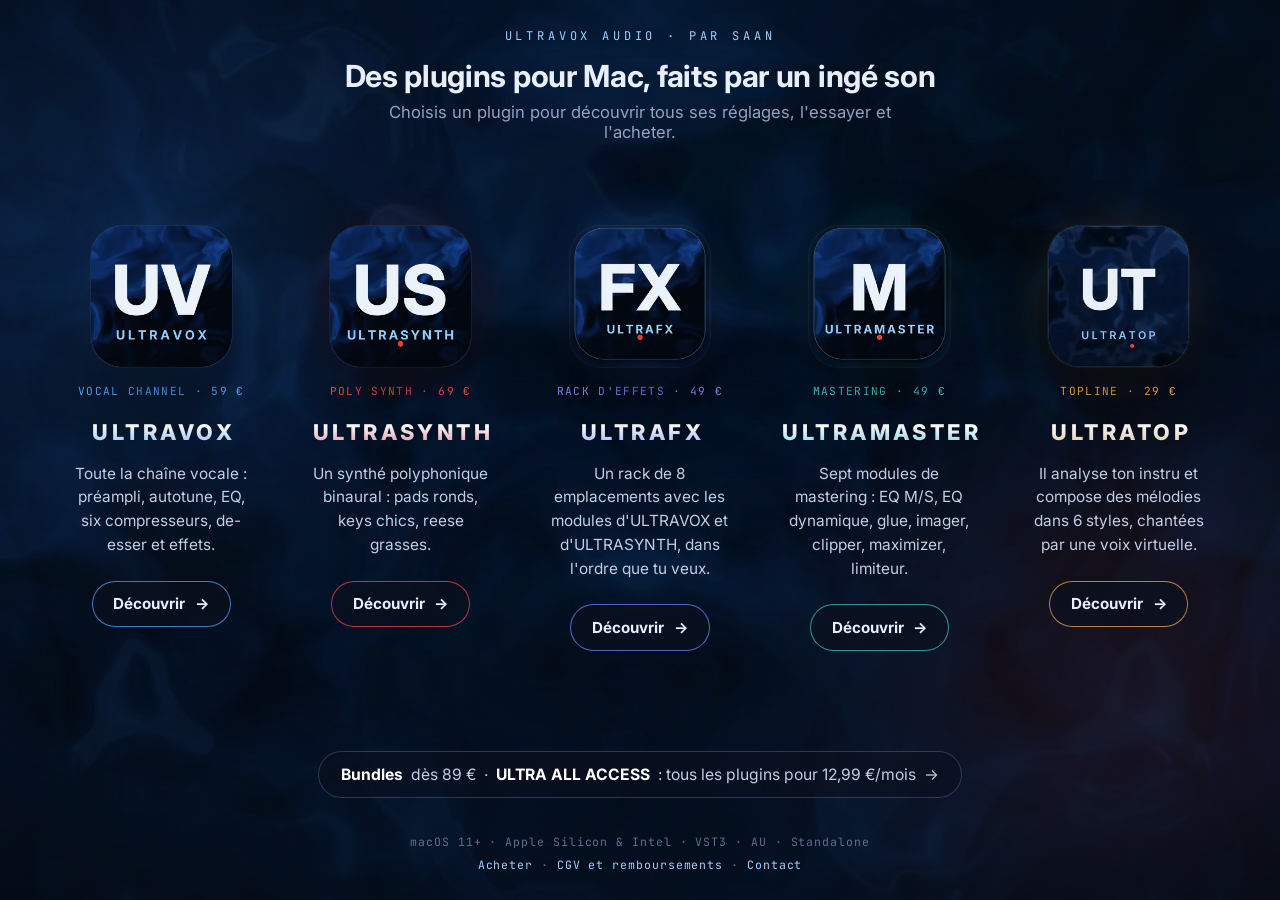
<file: index.html>
<!doctype html>
<html lang="fr">
<head>
<meta charset="utf-8">
<meta name="viewport" content="width=device-width, initial-scale=1, viewport-fit=cover">
<title>Ultravox Audio</title>
<meta name="description" content="Les plugins pour Mac de Saan : ULTRAVOX, ULTRASYNTH, ULTRAFX, ULTRAMASTER et ULTRATOP.">
<link rel="icon" href="img/favicon.png">
<link rel="preconnect" href="https://fonts.googleapis.com"><link rel="preconnect" href="https://fonts.gstatic.com" crossorigin>
<link rel="stylesheet" href="https://fonts.googleapis.com/css2?family=Inter:opsz,wght@14..32,400..900&family=JetBrains+Mono:wght@400;500&display=swap">
<style>
:root{--ink:#050911;--text:#e9effa;--muted:#93a3c0;--faint:#5f6f8c;--line:rgba(150,185,255,.14);
  --f:"Inter",ui-sans-serif,system-ui,-apple-system,"Helvetica Neue",Arial,sans-serif;--mono:"JetBrains Mono",ui-monospace,Menlo,monospace;color-scheme:dark}
*{box-sizing:border-box}
html,body{min-height:100%}
body{margin:0;background:var(--ink);color:var(--text);font-family:var(--f);-webkit-font-smoothing:antialiased;overflow-x:hidden;
  display:flex;flex-direction:column;min-height:100svh}
img{display:block;max-width:100%;height:auto}
a{color:inherit}
:focus-visible{outline:2px solid #9fd0ff;outline-offset:4px;border-radius:12px}
.liquid{position:fixed;inset:0;z-index:-1;overflow:hidden;background:var(--ink)}
.liquid span{position:absolute;pointer-events:none}
.lq{inset:-18%;background:url("img/liquid.jpg") center/cover no-repeat;will-change:transform}
.lq1{animation:flowA 38s ease-in-out infinite alternate}
.lq2{opacity:.55;mix-blend-mode:screen;transform:scaleX(-1);animation:flowB 52s ease-in-out infinite alternate;filter:hue-rotate(-18deg) saturate(1.3)}
@keyframes flowA{0%{transform:translate3d(-3%,-2%,0) scale(1.05) rotate(-2deg)}50%{transform:translate3d(3%,2%,0) scale(1.15) rotate(2deg)}100%{transform:translate3d(-1%,4%,0) scale(1.08) rotate(-1deg)}}
@keyframes flowB{0%{transform:scaleX(-1) translate3d(4%,3%,0) scale(1.12) rotate(3deg)}50%{transform:scaleX(-1) translate3d(-4%,-3%,0) scale(1.04) rotate(-3deg)}100%{transform:scaleX(-1) translate3d(2%,-5%,0) scale(1.18) rotate(1deg)}}
.glow{width:60vmax;height:60vmax;border-radius:50%;filter:blur(60px);mix-blend-mode:screen;opacity:.5}
.g1{left:-20vmax;top:-10vmax;background:radial-gradient(circle,rgba(40,120,255,.55),transparent 65%);animation:blobA 24s ease-in-out infinite alternate}
.g2{right:-20vmax;bottom:-15vmax;background:radial-gradient(circle,rgba(255,74,74,.32),transparent 65%);animation:blobB 31s ease-in-out infinite alternate}
@keyframes blobA{to{transform:translate3d(12vw,10vh,0) scale(1.15)}}
@keyframes blobB{to{transform:translate3d(-12vw,-10vh,0) scale(.9)}}
.vig{inset:0;background:radial-gradient(120% 90% at 50% 40%,rgba(5,9,17,0) 0%,rgba(5,9,17,.45) 60%,var(--ink) 100%)}

header{padding:28px max(16px,4vw) 0;text-align:center}
.house{margin:0;font-family:var(--mono);font-size:.75rem;letter-spacing:.32em;color:#9fd0ff}
h1{margin:.9rem 0 0;font-size:clamp(1.35rem,2.4vw,1.9rem);font-weight:700;letter-spacing:-.01em;color:var(--text)}
.sub{margin:.5rem auto 0;max-width:36rem;color:var(--muted);font-size:clamp(.95rem,1.3vw,1.05rem)}

main{flex:1;display:grid;grid-template-columns:repeat(auto-fit,minmax(210px,1fr));align-items:start;gap:clamp(.5rem,1.5vw,1.5rem);padding:clamp(2rem,5vh,3.5rem) max(16px,4vw);max-width:1500px;margin:0 auto;width:100%}
.prod{--c:#5aa9ff;display:flex;flex-direction:column;align-items:center;text-align:center;gap:1.1rem;text-decoration:none;padding:clamp(1.5rem,3vw,2.5rem) 1rem;border-radius:28px;
  transition:transform .5s cubic-bezier(.2,.7,.2,1),background-color .4s;animation:rise 1.1s cubic-bezier(.2,.7,.2,1) both}
.prod:nth-child(2){animation-delay:.08s}.prod:nth-child(3){animation-delay:.16s}.prod:nth-child(4){animation-delay:.24s}.prod:nth-child(5){animation-delay:.32s}
@keyframes rise{from{opacity:0;transform:translateY(40px)}to{opacity:1;transform:none}}
.logo{position:relative;width:clamp(120px,11vw,170px);aspect-ratio:1;transition:transform .6s cubic-bezier(.2,.7,.2,1)}
.logo::before{content:"";position:absolute;inset:-18%;border-radius:50%;background:radial-gradient(closest-side,color-mix(in srgb,var(--c) 55%,transparent),transparent);
  filter:blur(24px);opacity:.45;transition:opacity .5s,transform .6s}
.logo img{position:relative;width:100%;border-radius:22%;box-shadow:0 30px 80px -25px rgba(0,0,0,.9),0 0 0 1px rgba(255,255,255,.06);animation:float 7s ease-in-out infinite alternate}
.prod:nth-child(even) .logo img{animation-delay:-3.5s}
@keyframes float{from{transform:translateY(-6px) rotate(-1.5deg)}to{transform:translateY(8px) rotate(1.5deg)}}
.name{margin:.4rem 0 0;font-weight:800;font-size:clamp(1.15rem,1.7vw,1.6rem);letter-spacing:.16em;padding-left:.22em;line-height:1;
  background:linear-gradient(180deg,#fff 20%,color-mix(in srgb,var(--c) 45%,#cfe0ff) 100%);-webkit-background-clip:text;background-clip:text;color:transparent}
.kind{margin:0;font-family:var(--mono);font-size:.7rem;letter-spacing:.12em;white-space:nowrap;color:var(--c)}
.desc{margin:0;max-width:24rem;color:#c3cee3;font-size:clamp(.95rem,1.2vw,1.05rem);line-height:1.55}
.go{display:inline-flex;align-items:center;gap:.6rem;margin-top:.4rem;padding:.8rem 1.3rem;border-radius:999px;font-weight:700;font-size:.95rem;
  border:1.5px solid color-mix(in srgb,var(--c) 70%,transparent);background:rgba(10,16,30,.7);transition:background-color .3s,gap .3s}
.go i{font-style:normal;transition:transform .3s}
.prod:hover .logo{transform:translateY(-8px) scale(1.04)}
.prod:hover .logo::before{opacity:.9;transform:scale(1.1)}
.prod:hover .go{background:color-mix(in srgb,var(--c) 26%,#0a101e)}
.prod:hover .go i{transform:translateX(4px)}
.prod:active .logo{transform:scale(.98)}
footer a{color:#9fd0ff;text-decoration:none}footer a:hover{text-decoration:underline}
.bundle{margin:0 auto 2rem;text-align:center;padding:0 16px}.bundle a{display:inline-flex;gap:.5rem;align-items:center;padding:.8rem 1.4rem;border-radius:999px;border:1px solid rgba(150,185,255,.25);background:rgba(10,16,30,.6);text-decoration:none;color:#c3cee3;font-size:.98rem}.bundle a b{color:#fff}.bundle a i{font-style:normal}.bundle a:hover{border-color:rgba(150,185,255,.5)}
footer{line-height:2;padding:0 16px calc(24px + env(safe-area-inset-bottom,0px));text-align:center;font-family:var(--mono);font-size:.72rem;letter-spacing:.08em;color:var(--faint)}
@media (max-width:760px){
  main{grid-template-columns:1fr 1fr;gap:.4rem}
  .logo{width:min(120px,30vw)}
  .desc{display:none}
}
@media (prefers-reduced-motion:reduce){*{animation:none!important;transition:none!important}}
</style>
</head>
<body>

<div class="liquid" aria-hidden="true"><span class="lq lq1"></span><span class="lq lq2"></span><span class="glow g1"></span><span class="glow g2"></span><span class="vig"></span></div>
<header>
  <p class="house">ULTRAVOX AUDIO · PAR SAAN</p>
  <h1>Des plugins pour Mac, faits par un ingé son</h1>
  <p class="sub">Choisis un plugin pour découvrir tous ses réglages, l'essayer et l'acheter.</p>
</header>
<main>
  <a class="prod voice" href="ultravox/index.html" style="--c:#5aa9ff" aria-label="ULTRAVOX, 59 euros : voir">
    <span class="logo"><img src="img/logo-ultravox.png" alt="" width="512" height="512"></span>
    <p class="kind">VOCAL CHANNEL · 59 €</p>
    <p class="name">ULTRAVOX</p>
    <p class="desc">Toute la chaîne vocale : préampli, autotune, EQ, six compresseurs, de-esser et effets.</p>
    <span class="go">Découvrir <i>→</i></span>
  </a>
  <a class="prod synth" href="ultrasynth/index.html" style="--c:#ff4a4a" aria-label="ULTRASYNTH, 69 euros : voir">
    <span class="logo"><img src="img/logo-ultrasynth.png" alt="" width="512" height="512"></span>
    <p class="kind">POLY SYNTH · 69 €</p>
    <p class="name">ULTRASYNTH</p>
    <p class="desc">Un synthé polyphonique binaural : pads ronds, keys chics, reese grasses.</p>
    <span class="go">Découvrir <i>→</i></span>
  </a>
  <a class="prod fx" href="acheter.html#ultrafx" style="--c:#7d8bff" aria-label="ULTRAFX, 49 euros : voir">
    <span class="logo"><img src="img/logo-ultrafx.webp" alt="" width="512" height="512"></span>
    <p class="kind">RACK D'EFFETS · 49 €</p>
    <p class="name">ULTRAFX</p>
    <p class="desc">Un rack de 8 emplacements avec les modules d'ULTRAVOX et d'ULTRASYNTH, dans l'ordre que tu veux.</p>
    <span class="go">Découvrir <i>→</i></span>
  </a>
  <a class="prod master" href="acheter.html#ultramaster" style="--c:#3fd0c9" aria-label="ULTRAMASTER, 49 euros : voir">
    <span class="logo"><img src="img/logo-ultramaster.webp" alt="" width="512" height="512"></span>
    <p class="kind">MASTERING · 49 €</p>
    <p class="name">ULTRAMASTER</p>
    <p class="desc">Sept modules de mastering : EQ M/S, EQ dynamique, glue, imager, clipper, maximizer, limiteur.</p>
    <span class="go">Découvrir <i>→</i></span>
  </a>
  <a class="prod top" href="acheter.html#ultratop" style="--c:#ffb347" aria-label="ULTRATOP, 29 euros : voir">
    <span class="logo"><img src="img/logo-ultratop.webp" alt="" width="512" height="512"></span>
    <p class="kind">TOPLINE · 29 €</p>
    <p class="name">ULTRATOP</p>
    <p class="desc">Il analyse ton instru et compose des mélodies dans 6 styles, chantées par une voix virtuelle.</p>
    <span class="go">Découvrir <i>→</i></span>
  </a>
</main>
<p class="bundle"><a href="acheter.html#bundles"><b>Bundles</b> dès 89 € <i>·</i> <b>ULTRA ALL ACCESS</b> : tous les plugins pour 12,99 €/mois <i>→</i></a></p>
<footer>macOS 11+ · Apple Silicon &amp; Intel · VST3 · AU · Standalone<br><a href="acheter.html">Acheter</a> · <a href="cgv.html">CGV et remboursements</a> · <a href="contact.html">Contact</a></footer>
</body>
</html>
</file>
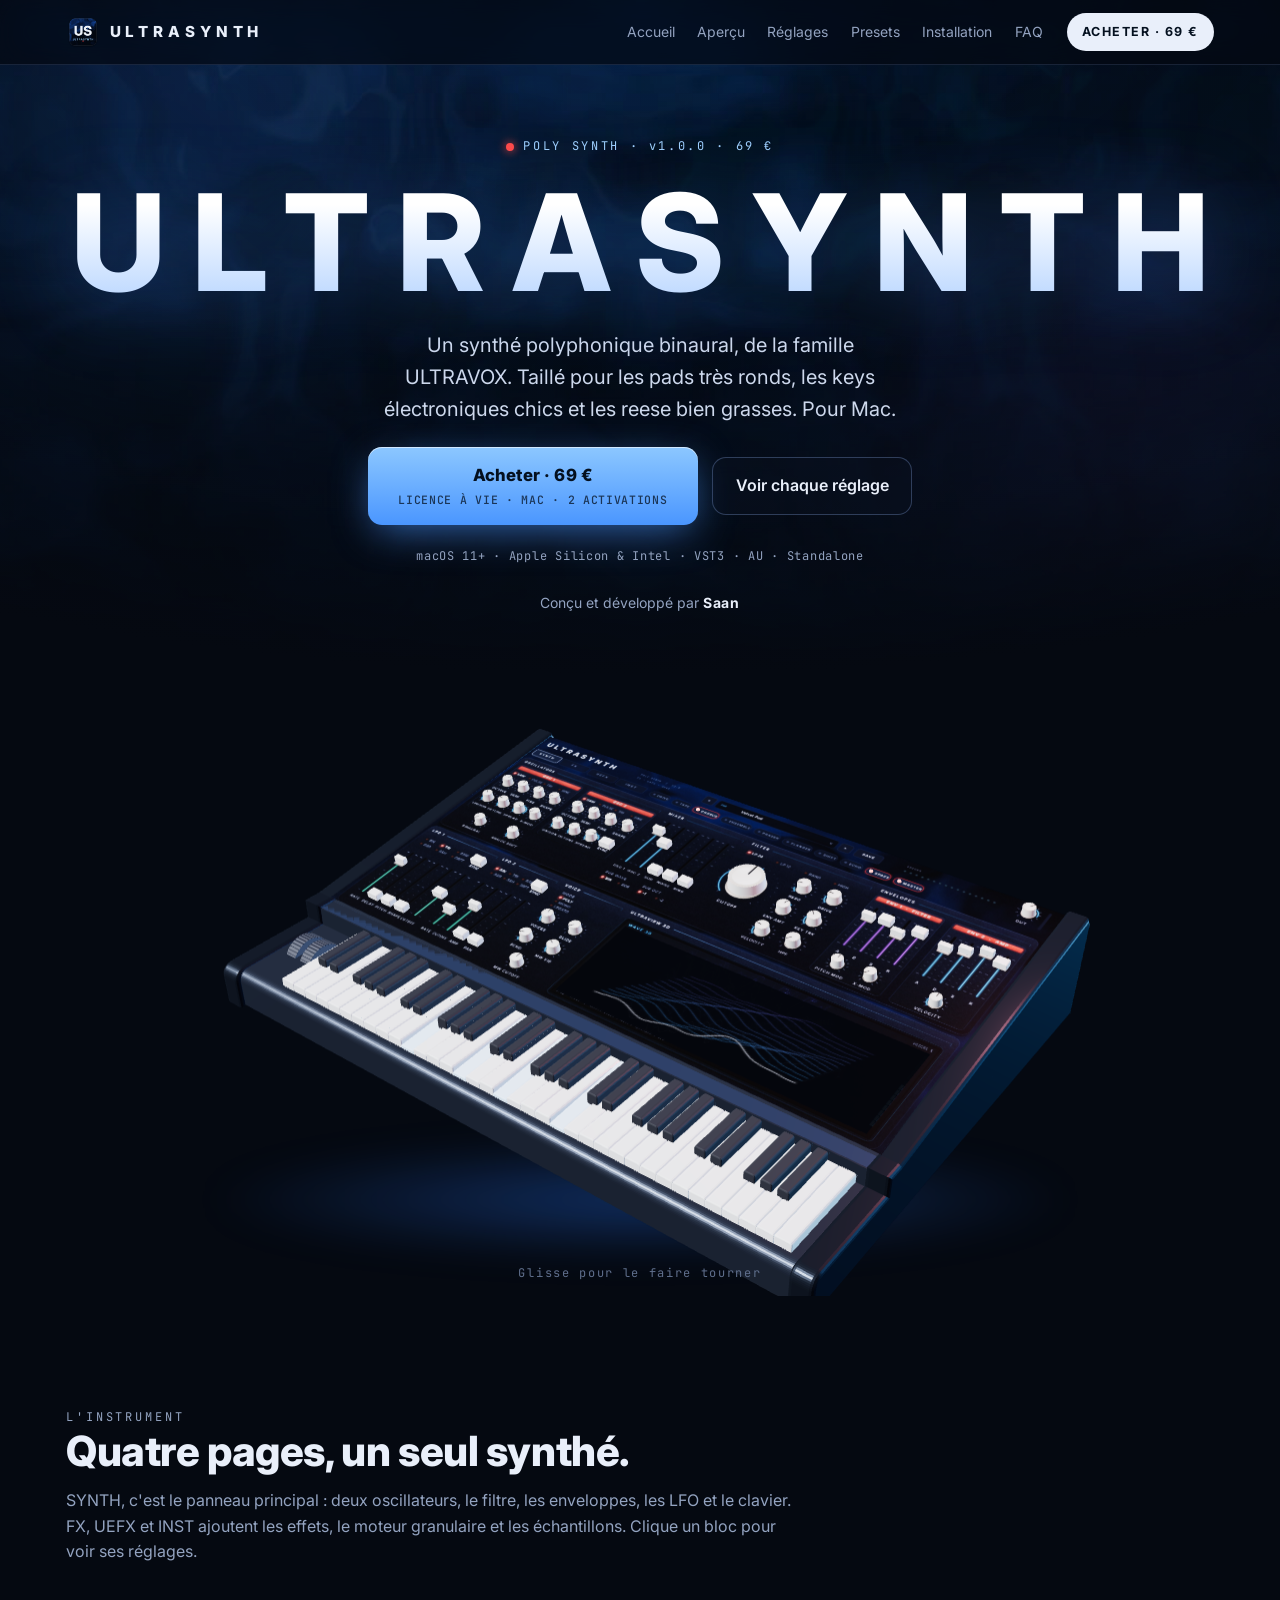
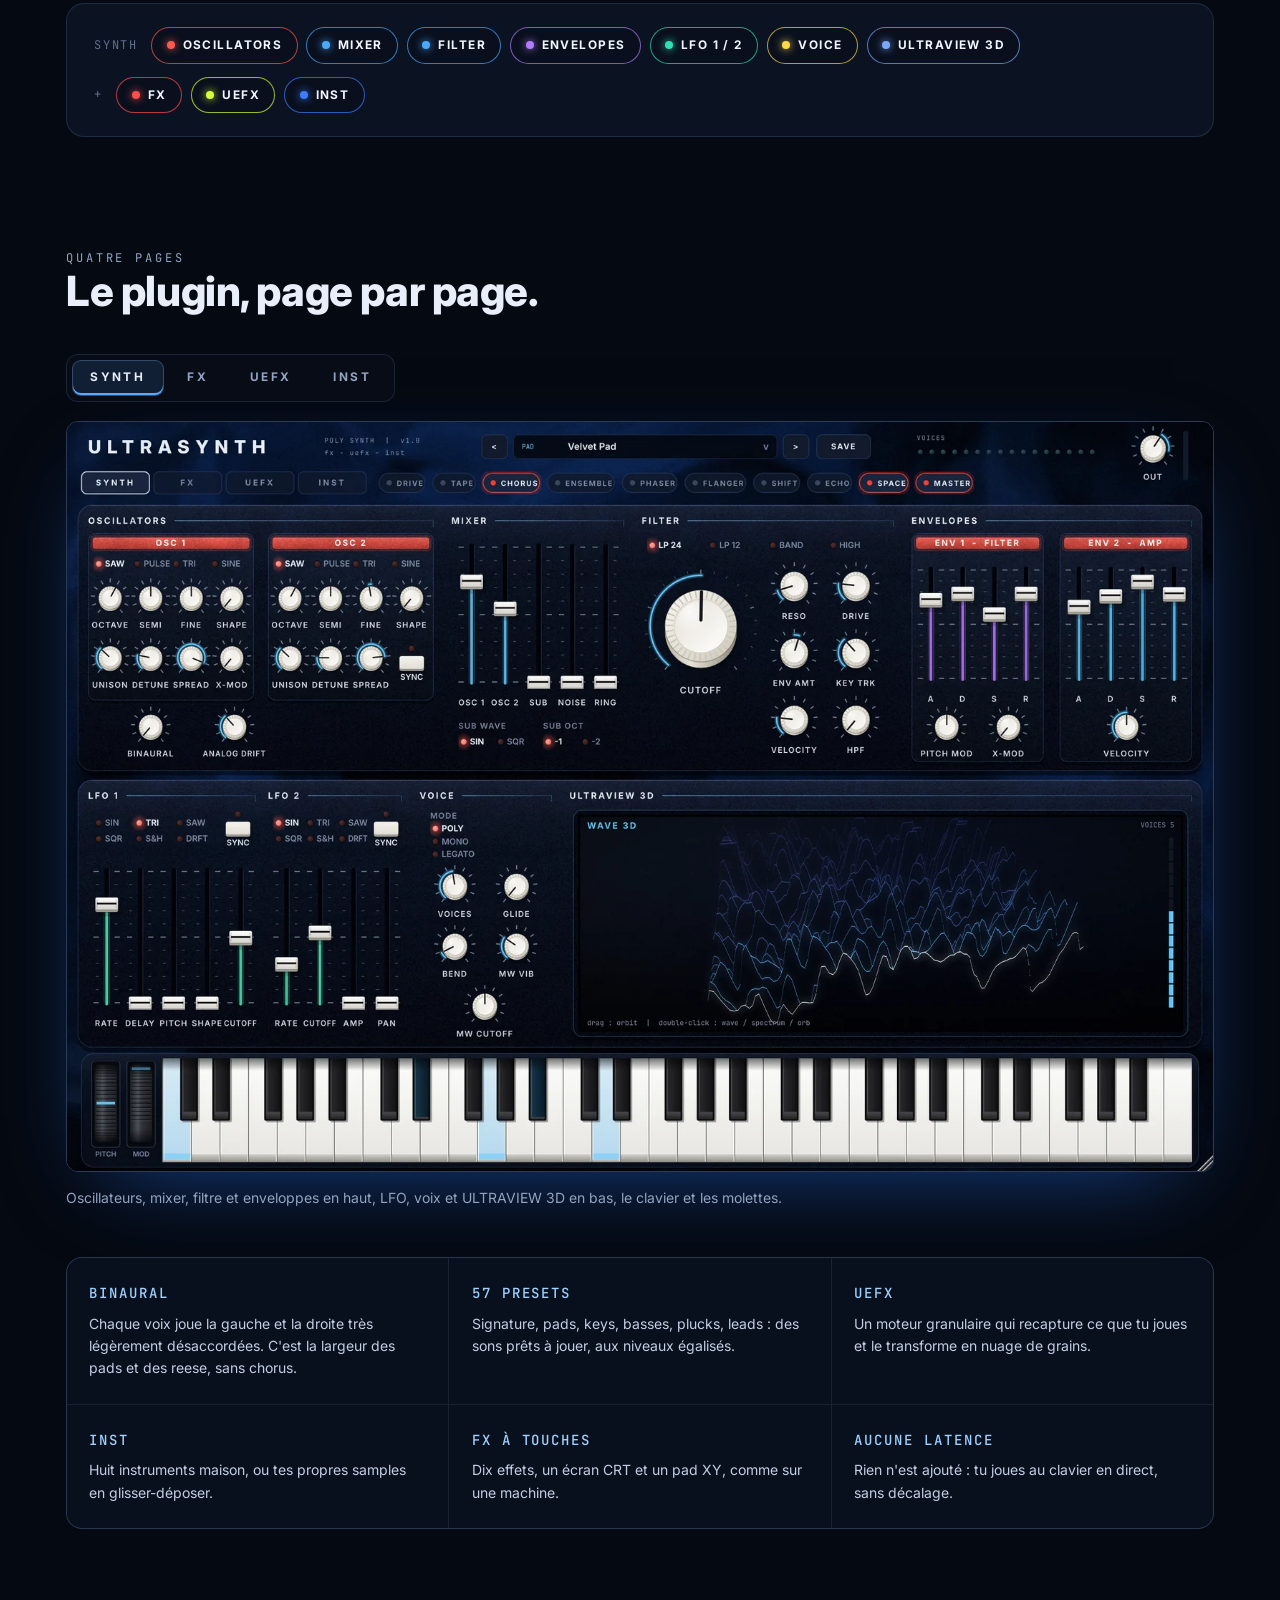
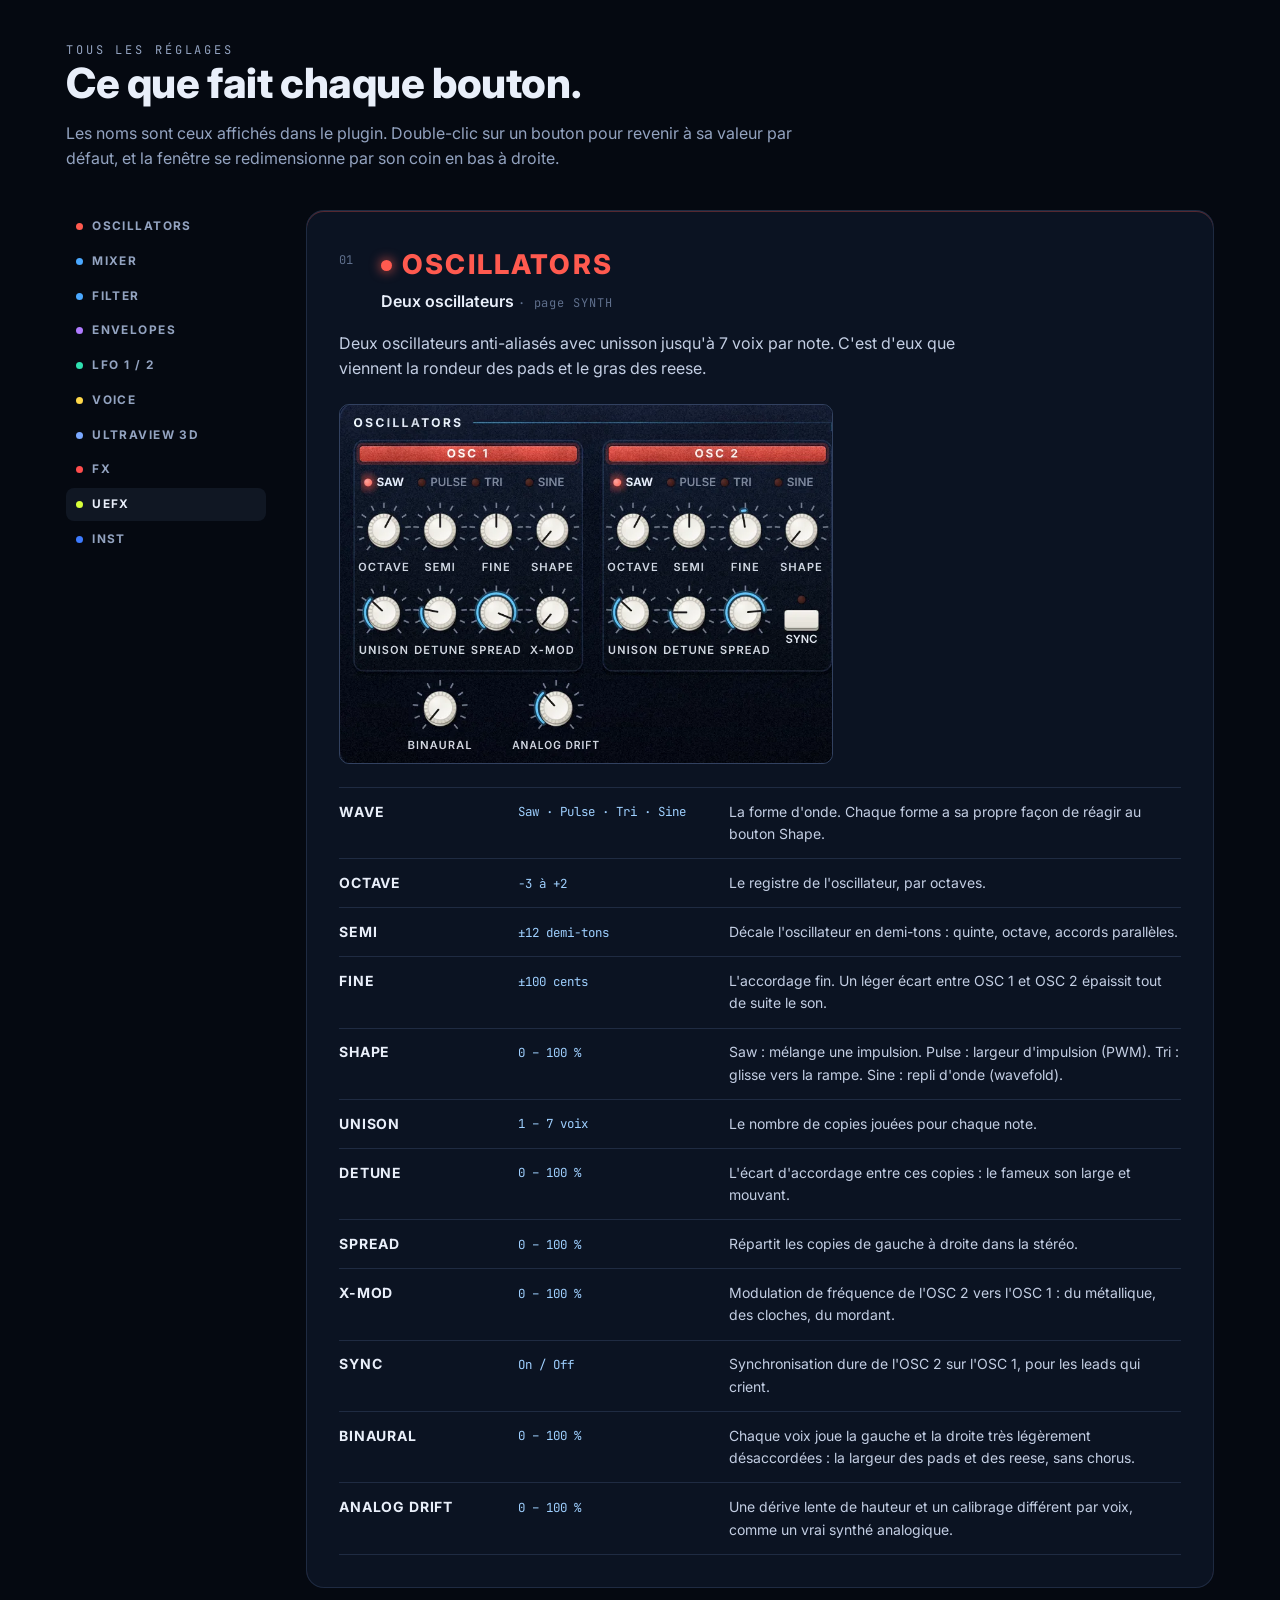
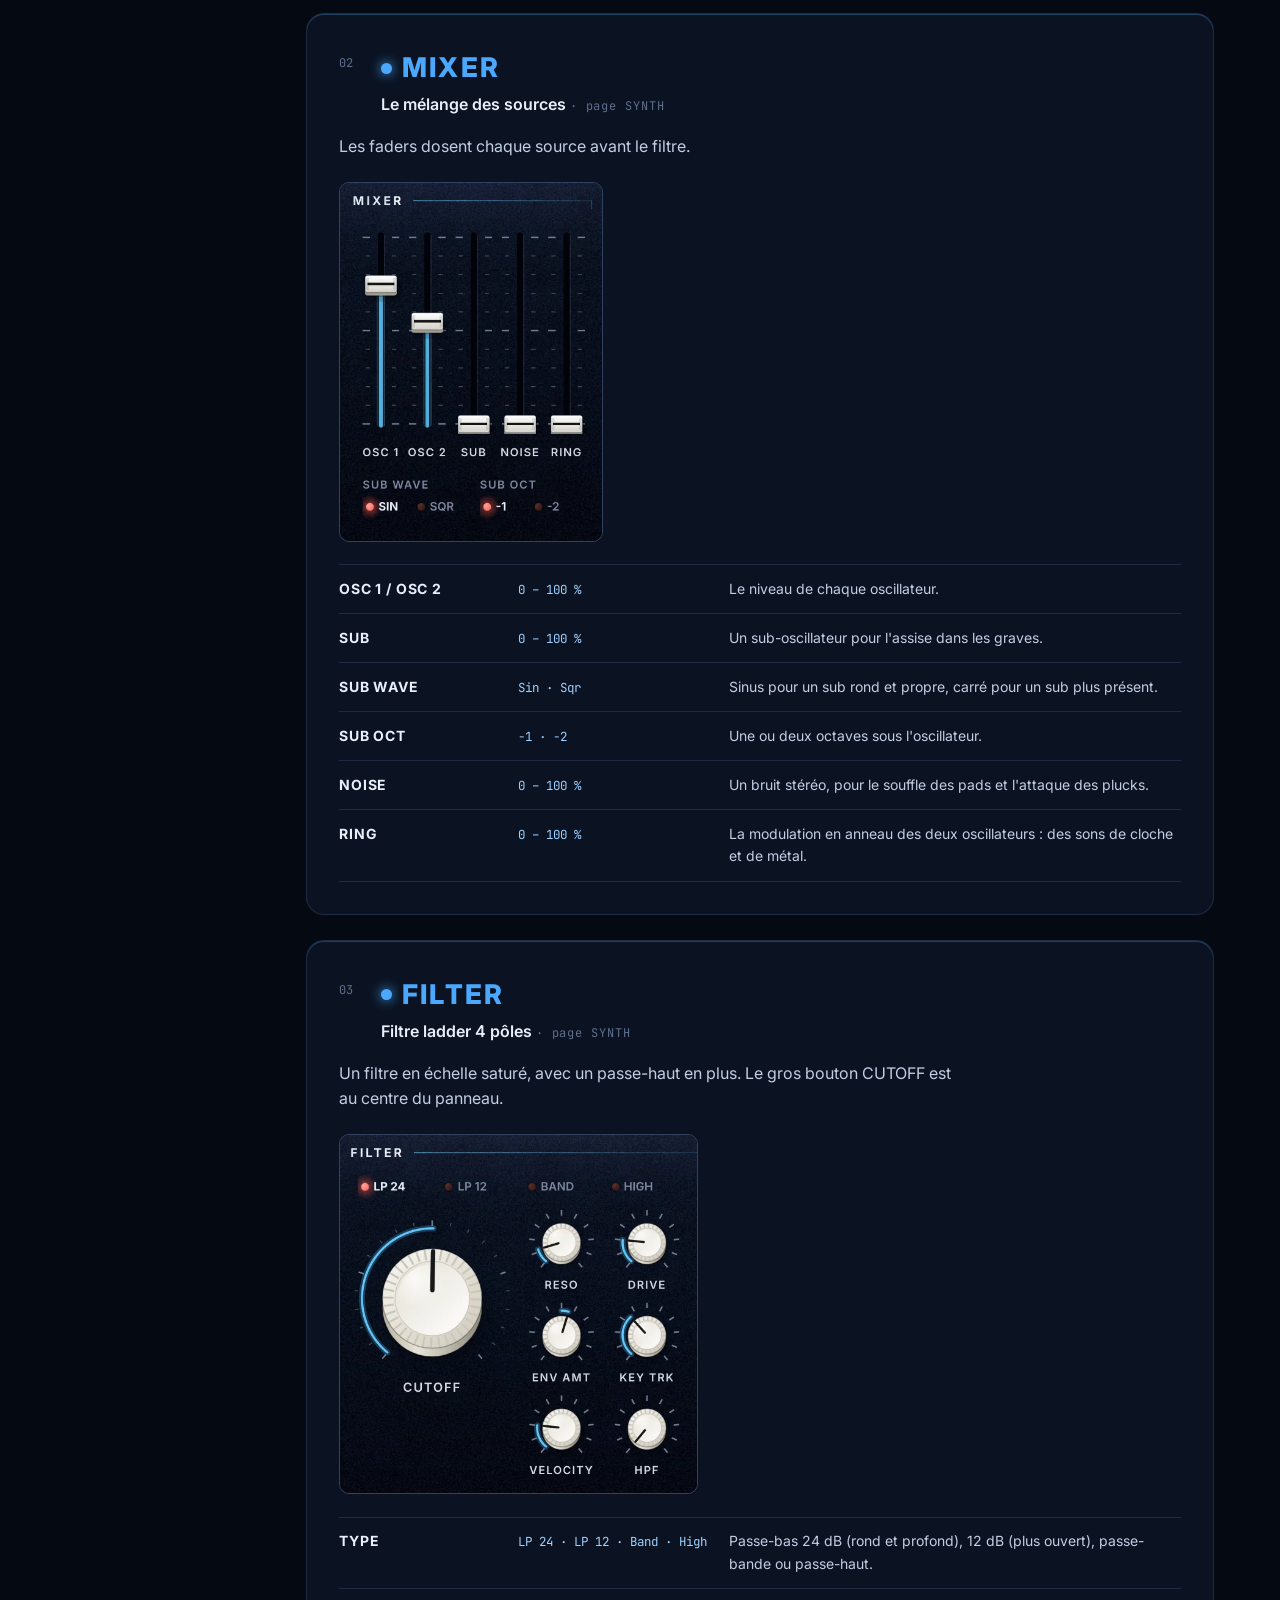
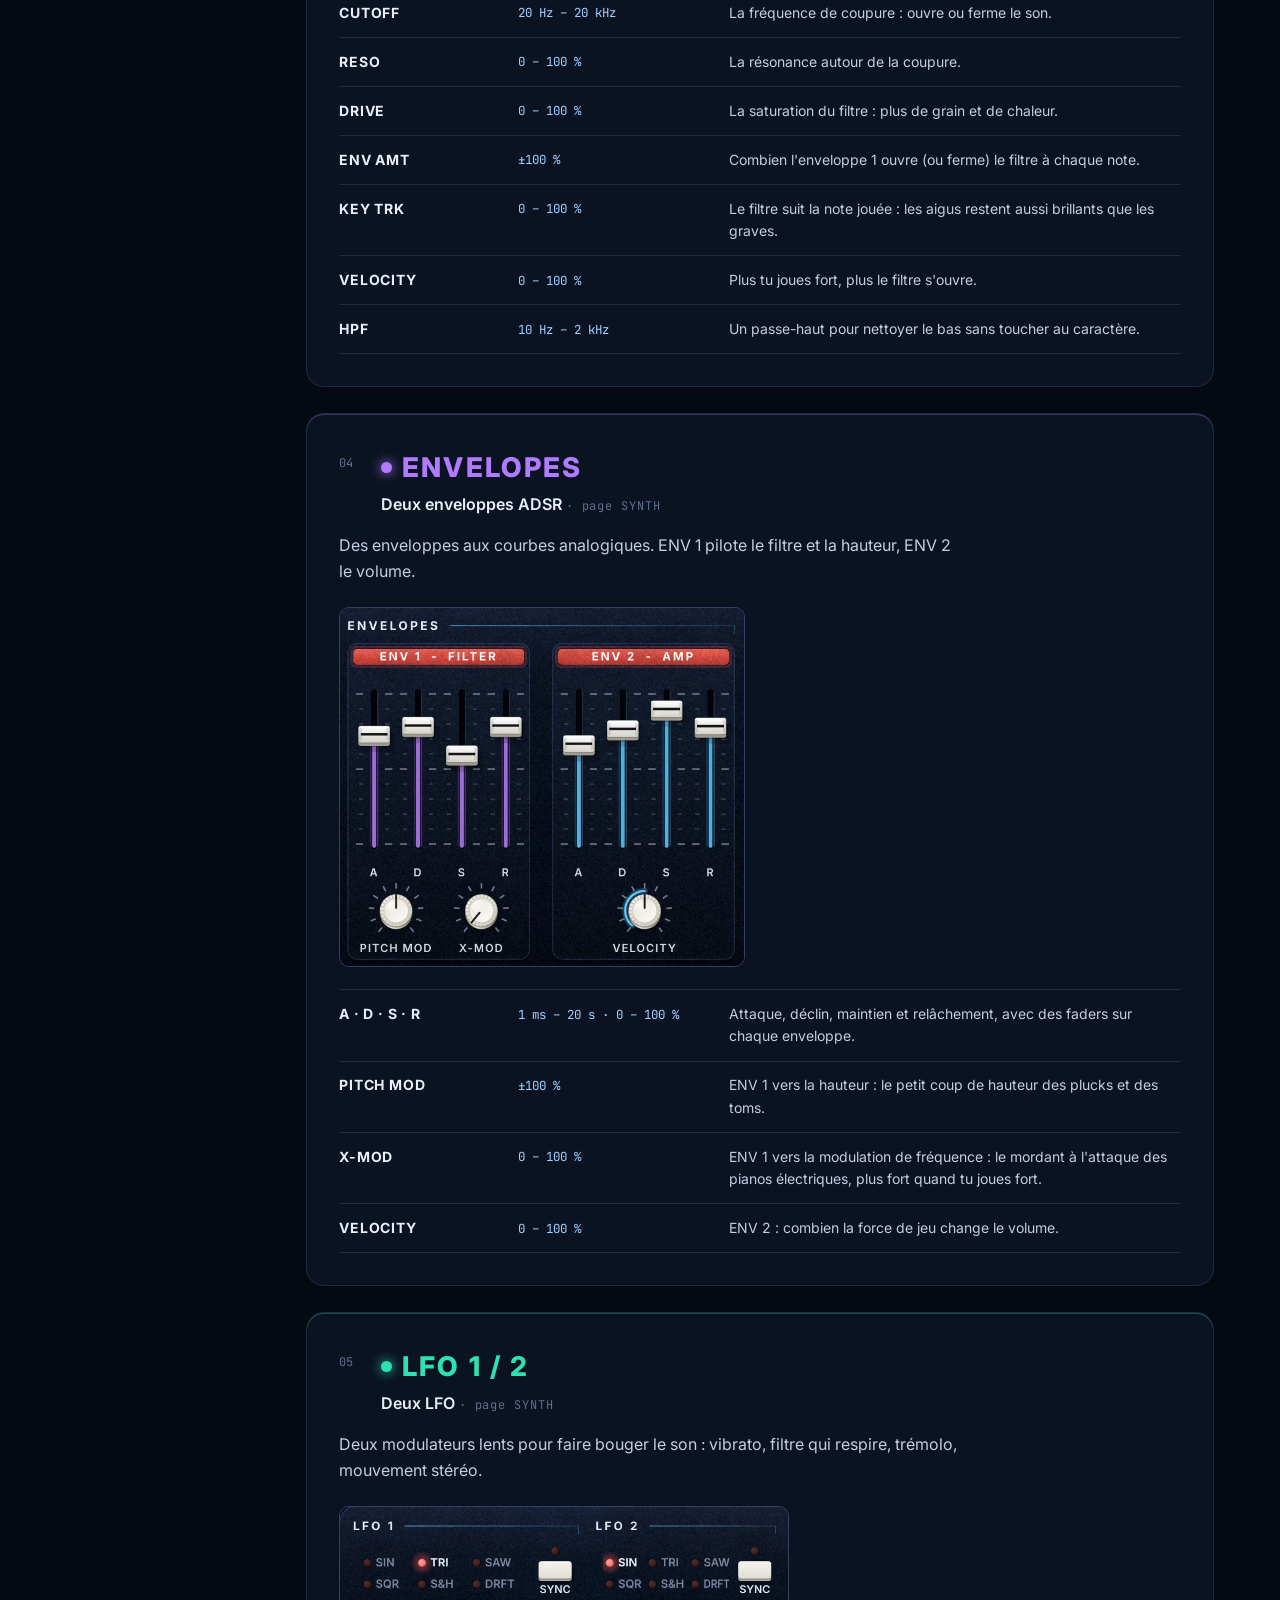
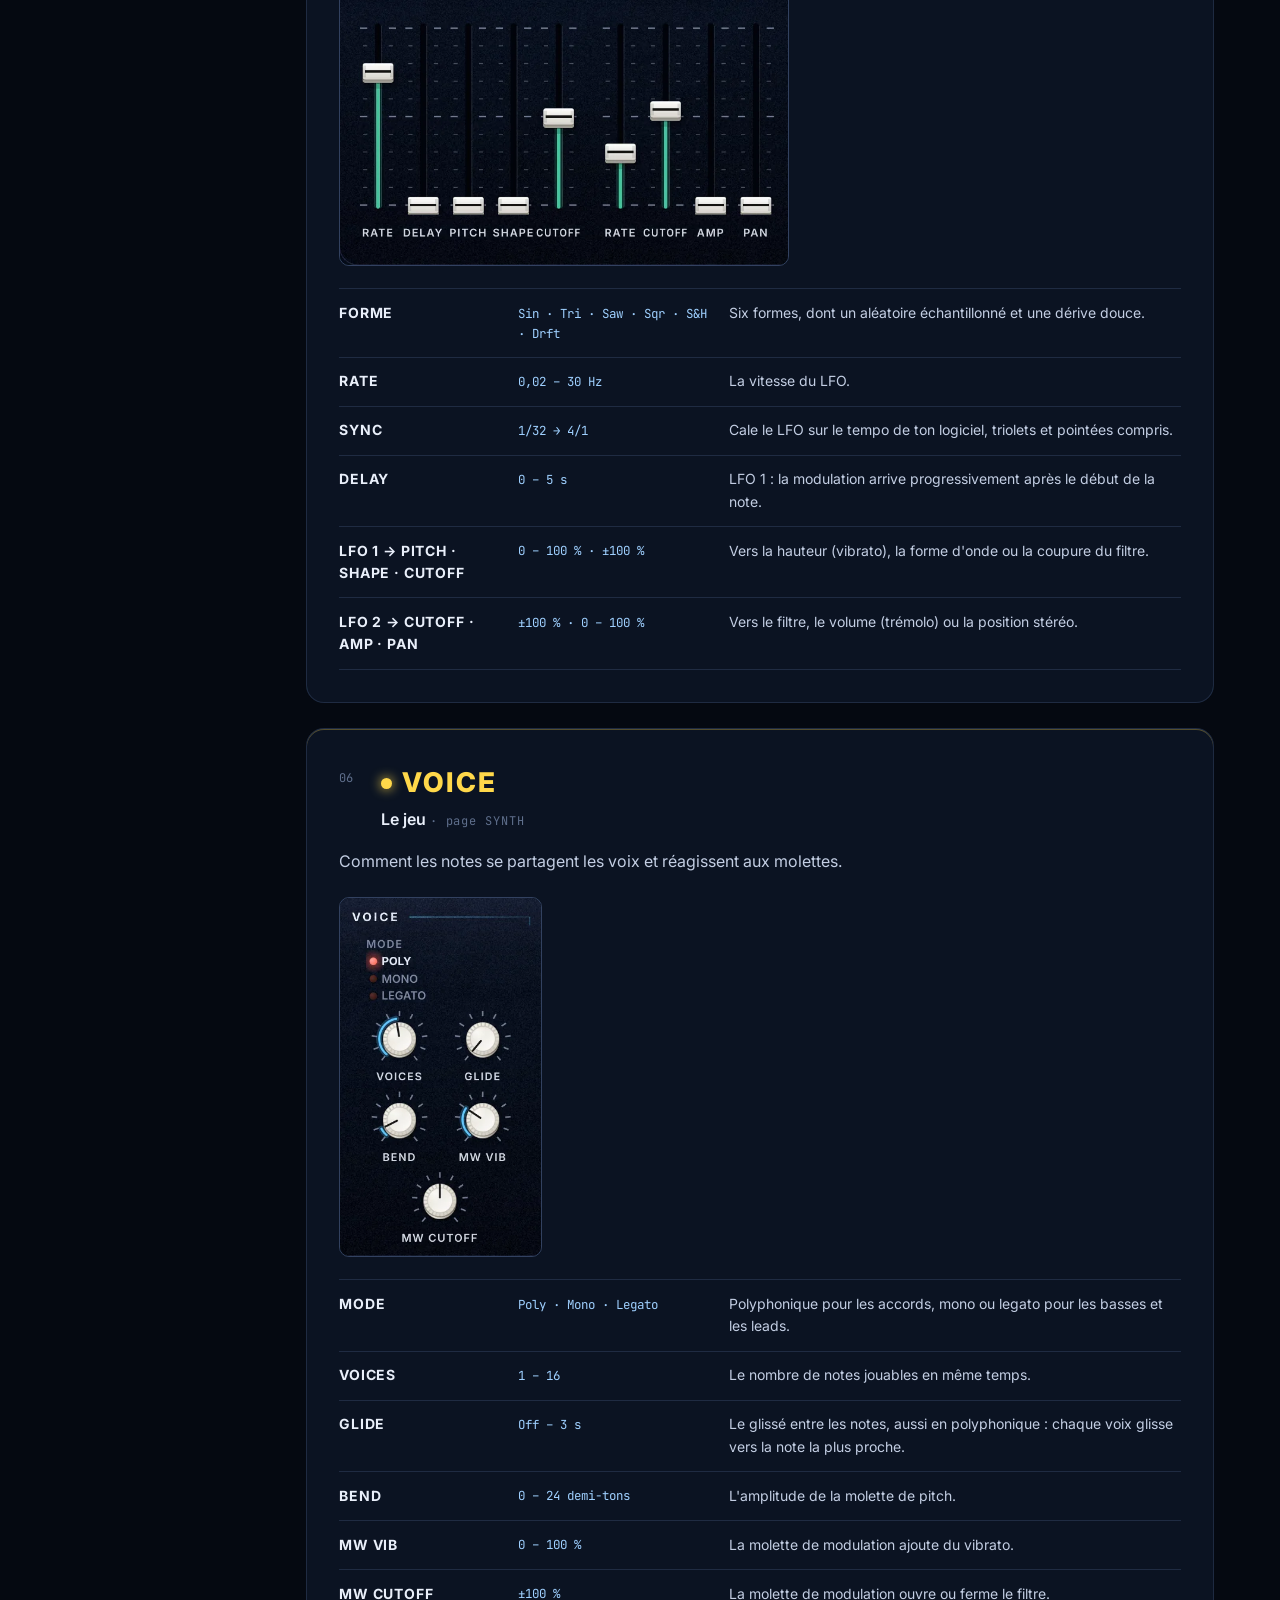
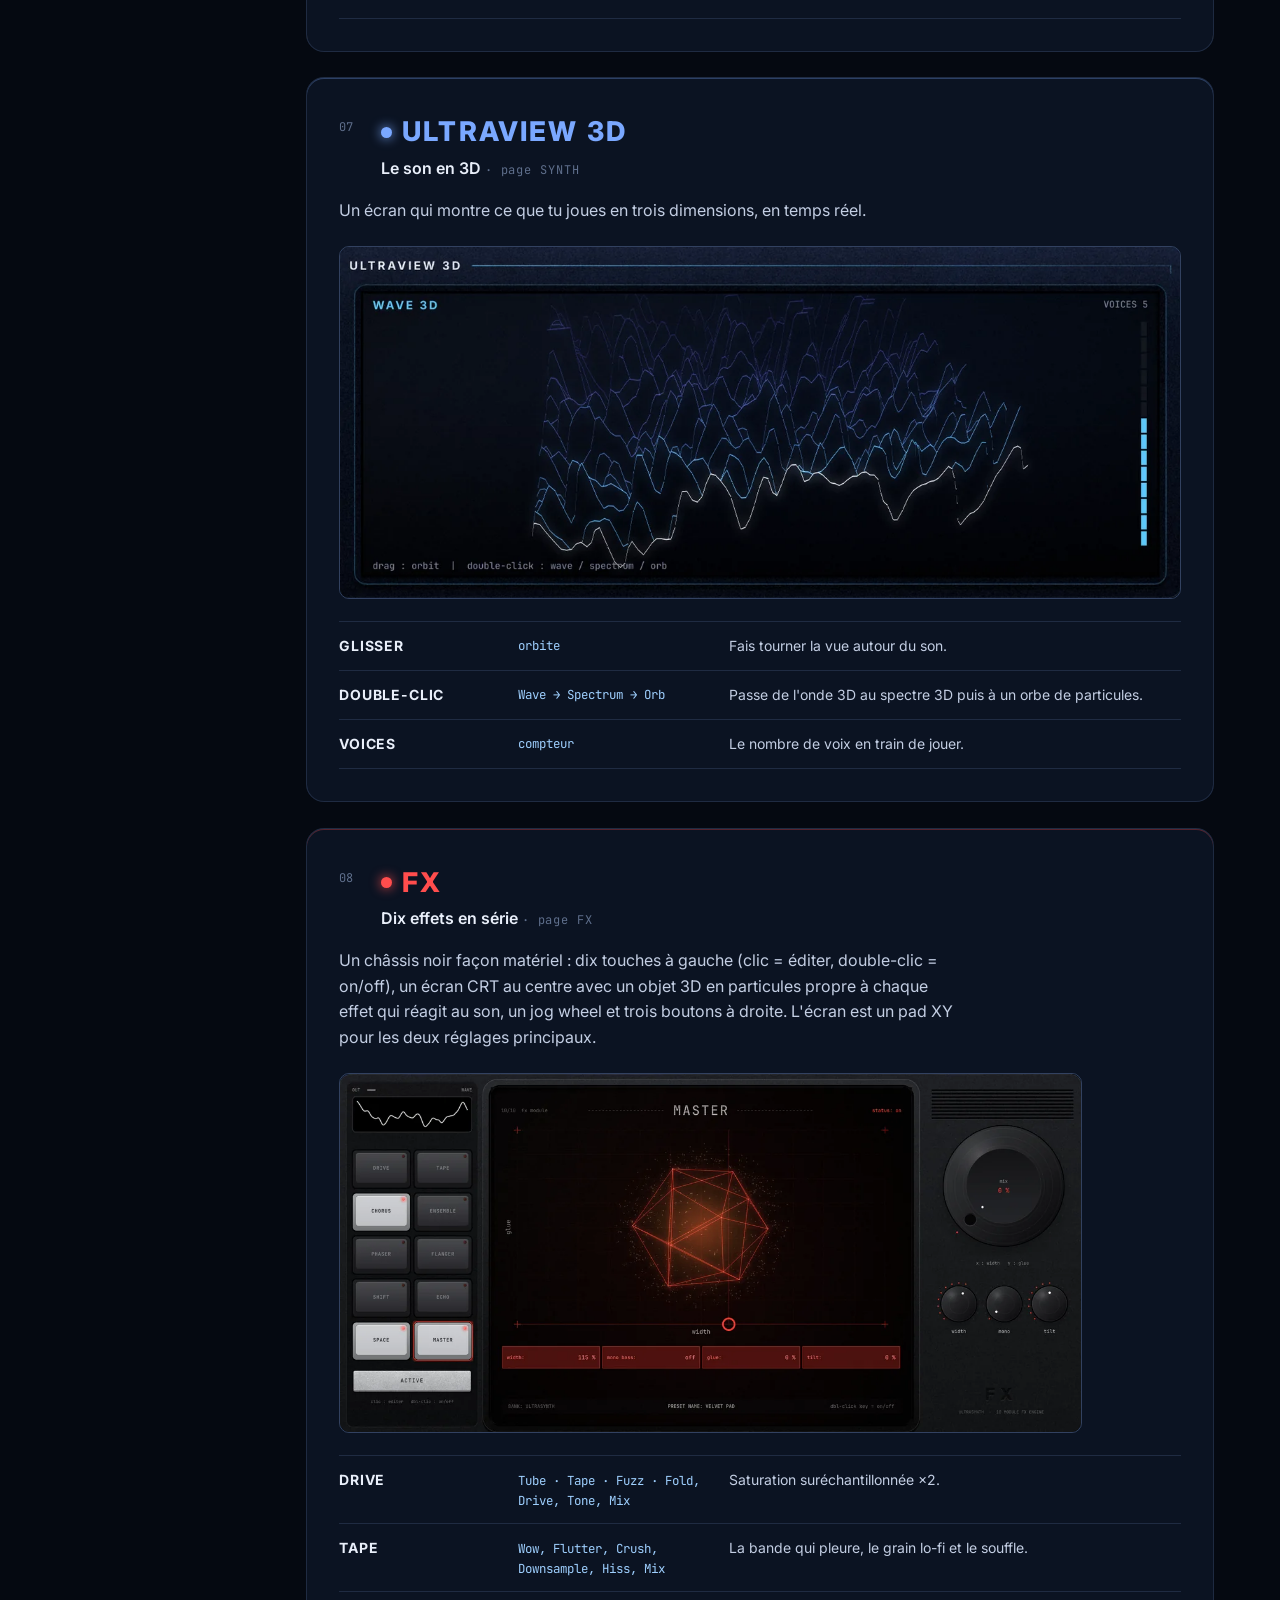
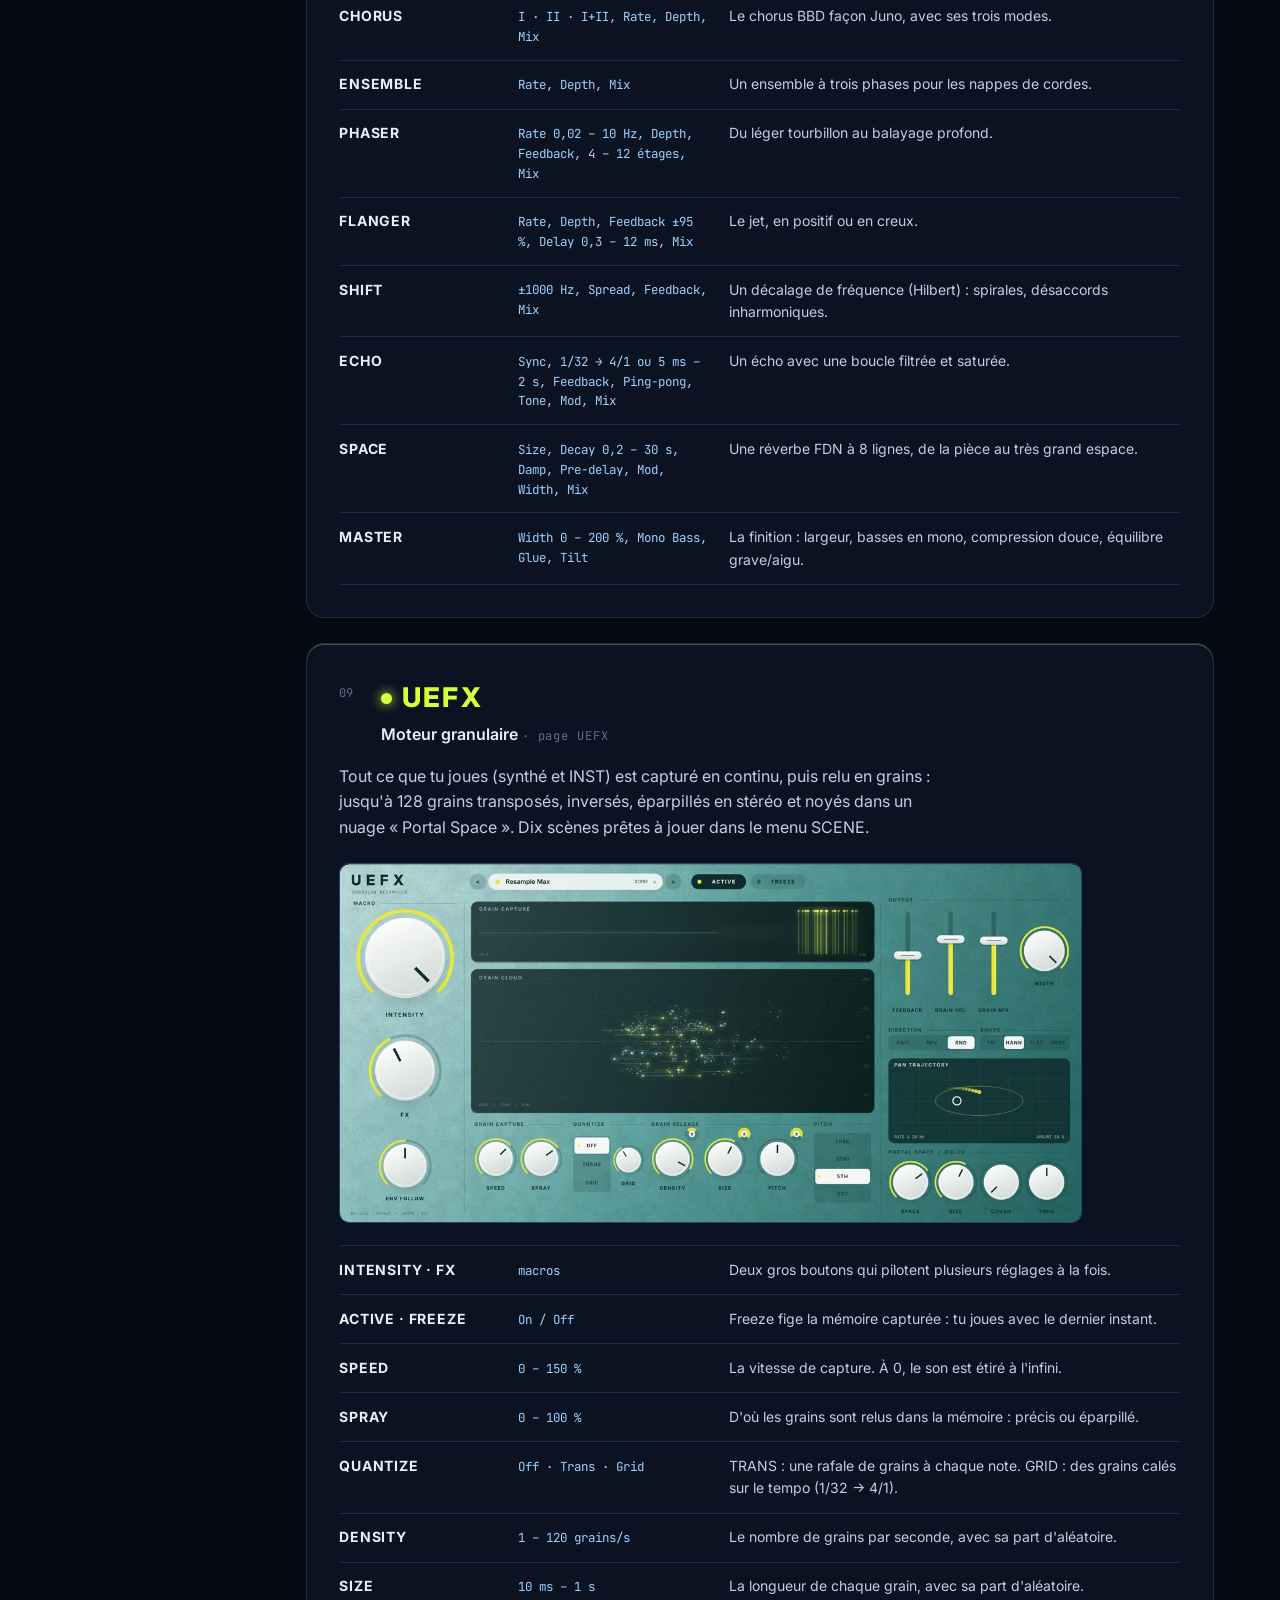
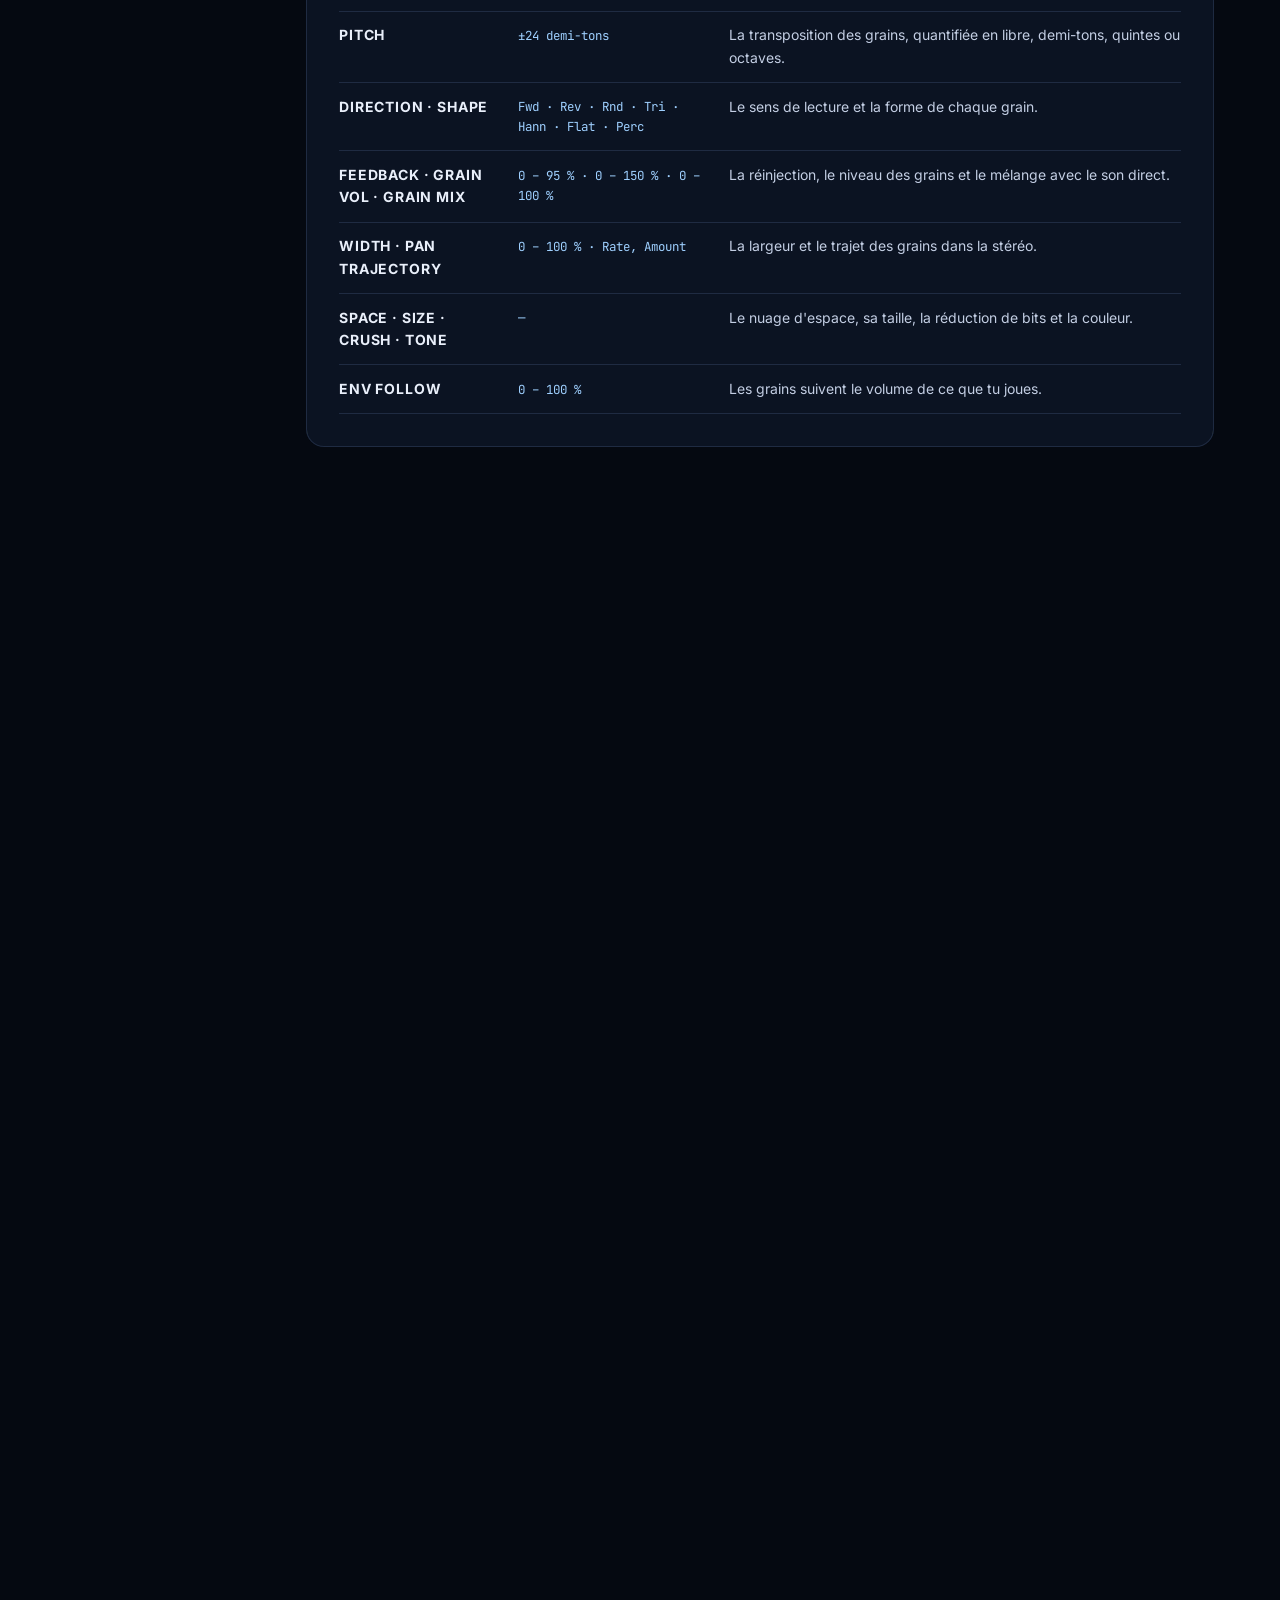
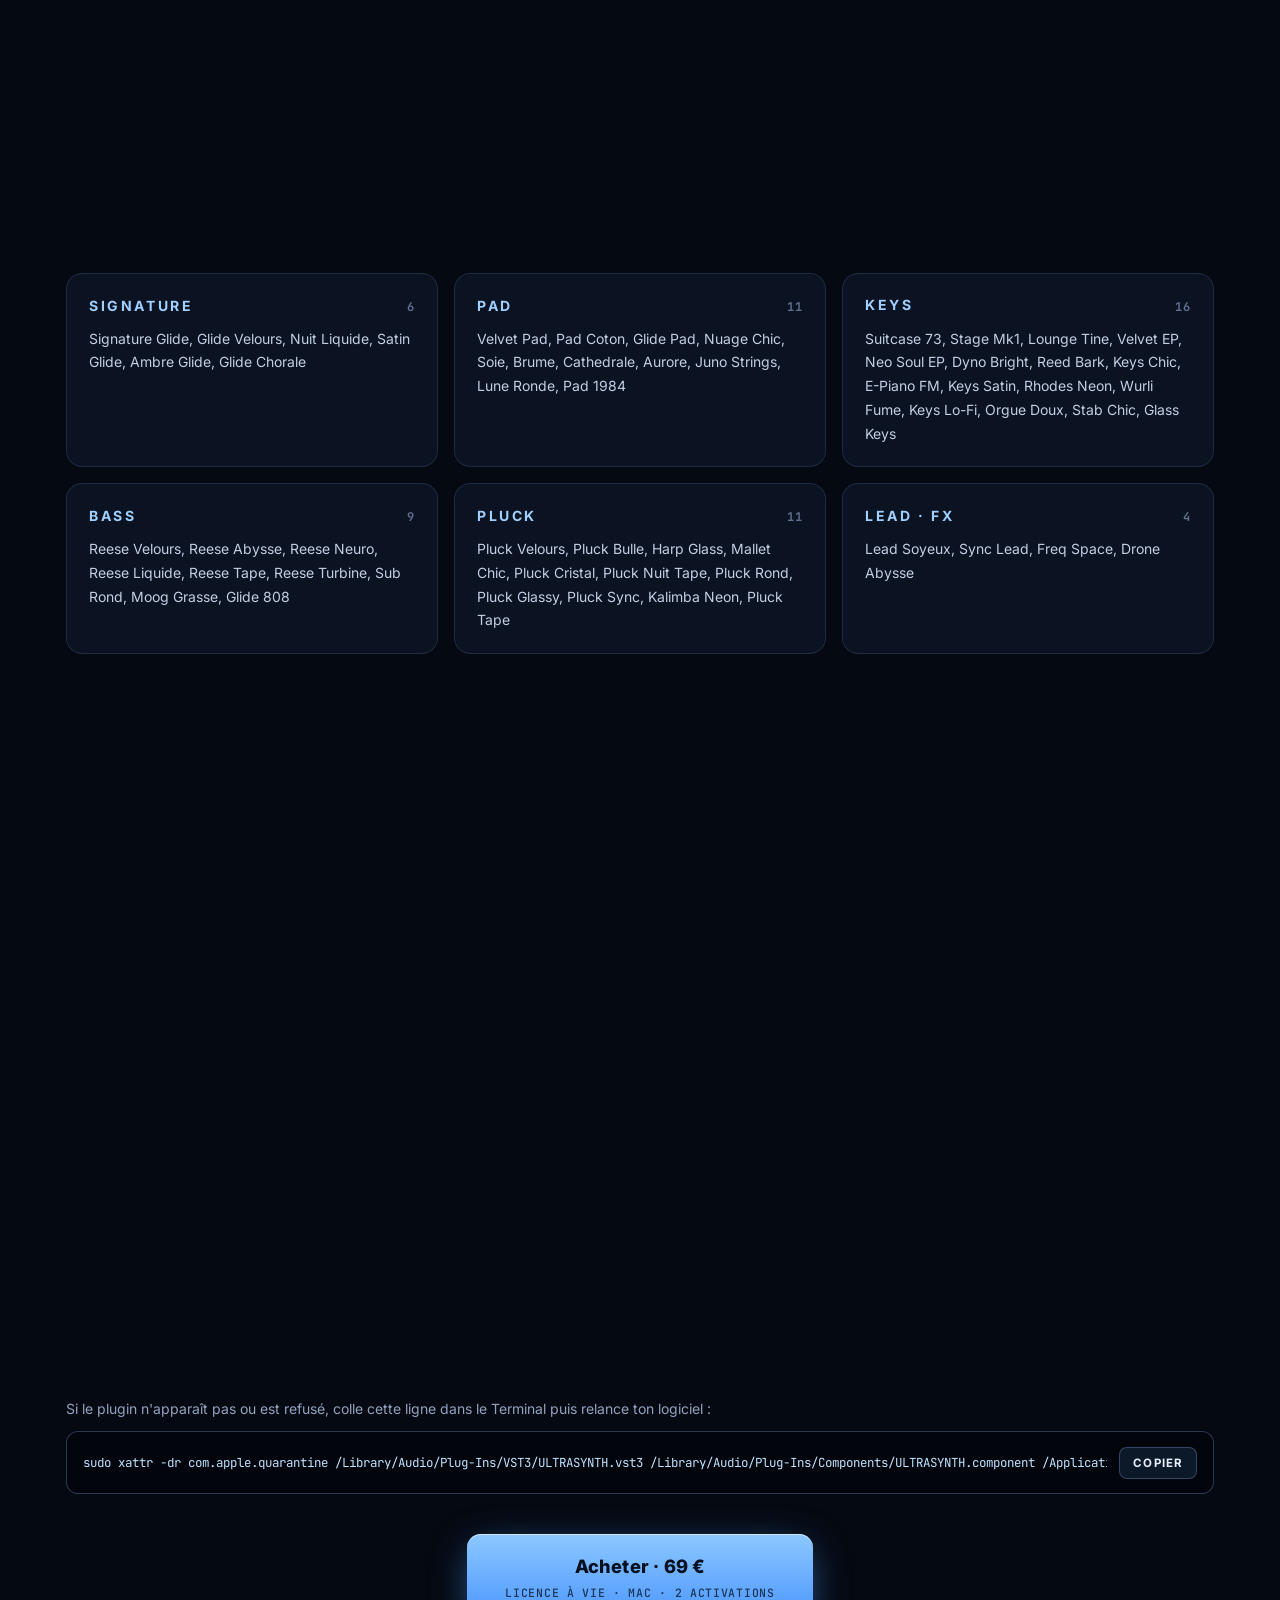
<file: ultrasynth/index.html>
<!doctype html>
<html lang="fr">
<head>
<meta charset="utf-8">
<meta name="viewport" content="width=device-width, initial-scale=1, viewport-fit=cover">
<meta property="og:title" content="ULTRASYNTH, synthé"><meta property="og:image" content="img/og.jpg">
<title>ULTRASYNTH</title>
<meta name="description" content="ULTRASYNTH, synthé polyphonique binaural pour Mac par Saan : pads ronds, keys chics, reese grasses. FX, moteur granulaire UEFX, lecteur INST. VST3, AU et Standalone.">
<link rel="icon" href="img/favicon.png">
<link rel="preconnect" href="https://fonts.googleapis.com"><link rel="preconnect" href="https://fonts.gstatic.com" crossorigin>
<link rel="stylesheet" href="https://fonts.googleapis.com/css2?family=Inter:opsz,wght@14..32,400..900&family=JetBrains+Mono:wght@400;500&display=swap">
<style>/* Layout: the plugin's own world — deep navy liquid behind glass panels; one centred hero, then full-width bands with a sticky module index. Single dark look on purpose. */
:root{
  --ink:#050911; --deep:#08101e; --panel:rgba(14,24,42,.72); --panel-solid:#0d1728;
  --line:rgba(150,185,255,.14); --line-strong:rgba(150,185,255,.28);
  --text:#e9effa; --muted:#93a3c0; --faint:#5f6f8c;
  --ice:#9fd0ff; --accent:#5aa9ff; --accent-ink:#04101f;
  --f-display:"Inter",ui-sans-serif,system-ui,-apple-system,"Helvetica Neue",Arial,sans-serif;
  --f-body:"Inter",ui-sans-serif,system-ui,-apple-system,"Helvetica Neue",Arial,sans-serif;
  --f-mono:"JetBrains Mono",ui-monospace,"SF Mono",Menlo,Consolas,monospace;
  --s1:.75rem; --s2:.875rem; --s3:1rem; --s4:1.125rem; --s5:1.5rem; --s6:clamp(1.75rem,3.4vw,2.6rem);
  --gutter-l:max(16px,env(safe-area-inset-left,0px)); --gutter-r:max(16px,env(safe-area-inset-right,0px));
  color-scheme:dark;
}
*{box-sizing:border-box}
html{scroll-behavior:smooth;scroll-padding-top:84px}
@media (prefers-reduced-motion:reduce){html{scroll-behavior:auto}*{animation:none!important;transition:none!important}.js .reveal{opacity:1;transform:none}.hero-shot{--p:1!important}}
body{margin:0;background:var(--ink);color:var(--text);font-family:var(--f-body);font-size:var(--s3);line-height:1.6;-webkit-font-smoothing:antialiased;overflow-x:hidden}
body::before{content:"";position:fixed;inset:0 0 auto;height:env(safe-area-inset-top,0px);z-index:60;background:var(--ink)}
img{max-width:100%;height:auto;display:block}
a{color:inherit}
:focus-visible{outline:2px solid var(--ice);outline-offset:3px;border-radius:6px}
.wrap{max-width:1180px;margin:0 auto;padding-left:var(--gutter-l);padding-right:var(--gutter-r)}
.wrap.narrow{max-width:820px}

/* liquid backdrop (the plugin's background), fixed and dimmed toward the bottom */
.liquid{position:fixed;inset:0;z-index:-1;overflow:hidden;background:var(--ink)}
.liquid span{position:absolute;pointer-events:none}
/* two copies of the plugin's liquid texture drifting against each other = flowing surface */
.lq{inset:-18%;background:url("img/liquid.jpg") center/cover no-repeat;will-change:transform}
.lq1{animation:flowA 38s ease-in-out infinite alternate}
.lq2{opacity:.55;mix-blend-mode:screen;transform:scaleX(-1);animation:flowB 52s ease-in-out infinite alternate;filter:hue-rotate(-18deg) saturate(1.3)}
@keyframes flowA{0%{transform:translate3d(-3%,-2%,0) scale(1.05) rotate(-2deg)}50%{transform:translate3d(3%,2%,0) scale(1.15) rotate(2deg)}100%{transform:translate3d(-1%,4%,0) scale(1.08) rotate(-1deg)}}
@keyframes flowB{0%{transform:scaleX(-1) translate3d(4%,3%,0) scale(1.12) rotate(3deg)}50%{transform:scaleX(-1) translate3d(-4%,-3%,0) scale(1.04) rotate(-3deg)}100%{transform:scaleX(-1) translate3d(2%,-5%,0) scale(1.18) rotate(1deg)}}
/* slow blue light blobs */
.glow{width:60vmax;height:60vmax;border-radius:50%;filter:blur(60px);mix-blend-mode:screen;opacity:.5;will-change:transform}
.g1{left:-15vmax;top:-20vmax;background:radial-gradient(circle,rgba(40,120,255,.55),transparent 65%);animation:blobA 24s ease-in-out infinite alternate}
.g2{right:-20vmax;top:10vh;background:radial-gradient(circle,rgba(110,90,255,.4),transparent 65%);animation:blobB 31s ease-in-out infinite alternate}
.g3{left:20vw;bottom:-35vmax;background:radial-gradient(circle,rgba(30,200,255,.3),transparent 65%);animation:blobA 27s ease-in-out infinite alternate-reverse}
@keyframes blobA{to{transform:translate3d(25vw,18vh,0) scale(1.2)}}
@keyframes blobB{to{transform:translate3d(-22vw,-12vh,0) scale(.85)}}
.vig{inset:0;background:radial-gradient(120% 75% at 50% 0%,rgba(5,9,17,0) 0%,rgba(5,9,17,.5) 55%,var(--ink) 100%)}

/* top bar */
.top{position:sticky;top:env(safe-area-inset-top,0px);z-index:50;background:rgba(5,9,17,.72);backdrop-filter:blur(14px) saturate(1.3);-webkit-backdrop-filter:blur(14px) saturate(1.3);border-bottom:1px solid var(--line)}
.top-in{display:flex;align-items:center;gap:1.5rem;height:64px}
.brand{display:flex;align-items:center;gap:.6rem;text-decoration:none;font-weight:800;letter-spacing:.32em;font-size:.95rem}
.brand img{border-radius:8px}
.top-nav{display:flex;gap:1.4rem;margin-left:auto;font-size:var(--s2);color:var(--muted)}
.top-nav a{text-decoration:none}
.top-nav a:hover{color:var(--text)}
.top-dl{text-decoration:none;font-size:.78rem;font-weight:700;letter-spacing:.12em;text-transform:uppercase;padding:.55rem .95rem;border-radius:999px;background:var(--text);color:var(--accent-ink)}
.top-dl:hover{background:var(--ice)}
@media (max-width:720px){.top-nav{display:none}.top-dl{margin-left:auto}}

/* hero */
.hero{padding-block:clamp(2.5rem,6vw,4.5rem) 0;text-align:center}
.hero-in{display:flex;flex-direction:column;align-items:center;gap:1.4rem}
.eyebrow{margin:0;font-family:var(--f-mono);font-size:var(--s1);letter-spacing:.22em;color:var(--ice);display:flex;align-items:center;gap:.6rem}
.led{width:8px;height:8px;border-radius:50%;background:#45e39a;box-shadow:0 0 10px #45e39a}
.wordmark{margin:0;font-family:var(--f-display);font-weight:800;font-size:clamp(2.6rem,11vw,8.4rem);line-height:.95;letter-spacing:.2em;padding-left:.2em;
  background:linear-gradient(180deg,#ffffff 20%,#b9d6ff 100%);-webkit-background-clip:text;background-clip:text;color:transparent;
  filter:drop-shadow(0 8px 40px rgba(60,140,255,.35))}
.lede{margin:0;max-width:40rem;font-size:clamp(1.05rem,1.6vw,1.25rem);color:#cdd8ec;text-wrap:balance}
.cta{display:flex;flex-wrap:wrap;gap:.9rem;justify-content:center;align-items:center}
.cta.center{margin-top:2.5rem}
.btn-dl{display:inline-flex;flex-direction:column;align-items:center;gap:.15rem;text-decoration:none;padding:.95rem 1.9rem;border-radius:14px;
  background:linear-gradient(180deg,#8cc7ff,#4a96ff);color:var(--accent-ink);font-weight:800;font-size:1.05rem;letter-spacing:.01em;
  box-shadow:0 10px 40px -8px rgba(74,150,255,.7),inset 0 1px 0 rgba(255,255,255,.6);transition:transform .2s,box-shadow .2s}
.btn-dl span{font-family:var(--f-mono);font-weight:500;font-size:.72rem;letter-spacing:.06em;opacity:.75}
.btn-dl:hover{transform:translateY(-2px);box-shadow:0 16px 50px -8px rgba(74,150,255,.9),inset 0 1px 0 rgba(255,255,255,.6)}
.btn-dl.big{padding:1.1rem 2.4rem;font-size:1.15rem}
.btn-ghost{text-decoration:none;padding:.95rem 1.4rem;border-radius:14px;border:1px solid var(--line-strong);color:var(--text);font-weight:600;background:rgba(10,18,34,.4)}
.btn-ghost:hover{border-color:var(--ice)}
.specs{margin:0;font-family:var(--f-mono);font-size:var(--s1);color:var(--muted);letter-spacing:.06em}
.hero-shot{margin-top:clamp(1.5rem,3vw,2.25rem);perspective:1600px}
.tilt{position:relative;border-radius:14px;transform-origin:50% 100%;will-change:transform;
  transform:translateY(calc((1 - var(--p,0)) * 40px)) rotateX(calc((1 - var(--p,0)) * 26deg)) scale(calc(.9 + var(--p,0) * .1));
  box-shadow:0 40px 120px -30px rgba(40,120,255,.55),0 0 0 1px rgba(0,0,0,.6);animation:rise 1.2s cubic-bezier(.2,.7,.2,1) both}
@keyframes rise{from{opacity:0;translate:0 60px}to{opacity:1;translate:0 0}}
.tilt img{width:100%;border-radius:14px;border:1px solid var(--line-strong)}
/* light sweep across the glass while scrolling */
.tilt::after{content:"";position:absolute;inset:0;border-radius:14px;pointer-events:none;
  background:linear-gradient(115deg,transparent 30%,rgba(170,210,255,.16) 45%,transparent 60%) no-repeat;
  background-size:250% 100%;background-position:calc(120% - var(--p,0) * 140%) 0;mix-blend-mode:screen}
.byline{margin:.2rem 0 0;font-size:var(--s2);color:var(--muted)}
.byline b{color:var(--text);letter-spacing:.06em}

/* scroll reveal */
.js .reveal{opacity:0;transform:translateY(36px);transition:opacity .9s cubic-bezier(.2,.7,.2,1),transform .9s cubic-bezier(.2,.7,.2,1)}
.js .reveal.in{opacity:1;transform:none}
.shot img{transition:transform .6s cubic-bezier(.2,.7,.2,1)}
.shot:hover img{transform:scale(1.012)}

/* creator */
.maker{display:flex;gap:2rem;align-items:center;padding:clamp(1.5rem,4vw,2.75rem);border-radius:20px;border:1px solid var(--line-strong);
  background:linear-gradient(135deg,rgba(40,90,200,.22),rgba(14,24,42,.72) 55%);backdrop-filter:blur(10px)}
.maker img{border-radius:20px;flex:none;box-shadow:0 10px 40px -10px rgba(74,150,255,.7)}
.maker h2{margin:.3rem 0 .8rem;font-size:var(--s6);line-height:1.1;letter-spacing:-.02em}
.maker h2 span{background:linear-gradient(90deg,#9fd0ff,#8f7bff);-webkit-background-clip:text;background-clip:text;color:transparent}
.maker p:last-child{margin:0;color:#cdd8ec;max-width:46rem}
@media (max-width:640px){.maker{flex-direction:column;align-items:flex-start}.maker img{width:64px;height:64px}}

/* bands */
.band{padding-block:clamp(4rem,9vw,7rem) 0}
#faq{padding-bottom:clamp(4rem,9vw,7rem)}
.sec-head{max-width:46rem;margin-bottom:2.4rem}
.kicker{margin:0 0 .6rem;font-family:var(--f-mono);font-size:var(--s1);letter-spacing:.24em;color:var(--ice)}
h2{margin:0 0 .8rem;font-size:var(--s6);line-height:1.15;font-weight:800;letter-spacing:-.01em;text-wrap:balance}
.sec-head p{margin:0;color:var(--muted)}

/* chips, like the plugin's navigation bar */
.chip{display:inline-flex;align-items:center;gap:.5rem;text-decoration:none;font-weight:700;font-size:.74rem;letter-spacing:.12em;padding:.5rem .9rem;border-radius:999px;
  border:1.5px solid color-mix(in srgb,var(--c) 70%,transparent);background:rgba(10,16,30,.85);color:#f2f6ff;white-space:nowrap;transition:background .2s,transform .2s}
.chip i{width:8px;height:8px;border-radius:50%;background:var(--c);box-shadow:0 0 8px var(--c)}
.chip:hover{background:color-mix(in srgb,var(--c) 22%,#0a101e);transform:translateY(-1px)}
.chain{display:flex;flex-direction:column;gap:.8rem;padding:1.4rem;border-radius:18px;border:1px solid var(--line);background:var(--panel);backdrop-filter:blur(8px)}
.chain-row{display:flex;flex-wrap:wrap;gap:.55rem;align-items:center}
.chain-label{font-family:var(--f-mono);font-size:var(--s1);color:var(--faint);letter-spacing:.14em;padding-inline:.3rem}

/* screenshots */
.tabs{display:inline-flex;gap:.3rem;padding:.3rem;border-radius:12px;border:1px solid var(--line);background:rgba(8,14,26,.8);margin-bottom:1.2rem}
.tab{font:700 .74rem/1 var(--f-body);letter-spacing:.2em;color:var(--muted);background:none;border:1px solid transparent;border-radius:9px;padding:.7rem 1.1rem;cursor:pointer}
.tab.on{color:var(--text);border-color:var(--line-strong);background:rgba(90,169,255,.12);box-shadow:inset 0 -2px 0 var(--accent)}
.shot{margin:0}
.shot img{width:100%;border-radius:12px;border:1px solid var(--line-strong);box-shadow:0 30px 90px -40px rgba(40,120,255,.6)}
.shot figcaption{margin-top:.9rem;color:var(--muted);font-size:var(--s2)}
.feats{display:grid;grid-template-columns:repeat(3,minmax(0,1fr));gap:1px;margin-top:3rem;background:var(--line);border:1px solid var(--line);border-radius:16px;overflow:hidden}
.feat{background:var(--deep);padding:1.5rem 1.4rem}
.feat h3{margin:0 0 .5rem;font-family:var(--f-mono);font-size:var(--s2);font-weight:500;letter-spacing:.14em;color:var(--ice)}
.feat p{margin:0;font-size:var(--s2);color:#c3cee3}
@media (max-width:900px){.feats{grid-template-columns:repeat(2,minmax(0,1fr))}}
@media (max-width:560px){.feats{grid-template-columns:1fr}}

/* modules */
.mod-layout{display:grid;grid-template-columns:200px minmax(0,1fr);gap:2.5rem;align-items:start}
.mod-index{position:sticky;top:calc(84px + env(safe-area-inset-top,0px));display:flex;flex-direction:column;gap:.15rem}
.mod-index a{display:flex;align-items:center;gap:.6rem;text-decoration:none;font-size:.74rem;font-weight:700;letter-spacing:.12em;color:var(--muted);padding:.42rem .6rem;border-radius:8px}
.mod-index a i{width:7px;height:7px;border-radius:50%;background:var(--c)}
.mod-index a:hover,.mod-index a.on{color:var(--text);background:rgba(150,185,255,.08)}
.mod-list{display:flex;flex-direction:column;gap:1.6rem;min-width:0}
.module{border:1px solid var(--line);border-radius:18px;background:var(--panel);backdrop-filter:blur(8px);padding:clamp(1.2rem,3vw,2rem);
  box-shadow:inset 0 1px 0 color-mix(in srgb,var(--c) 30%,transparent)}
.mod-head{display:flex;gap:1rem;align-items:flex-start}
.mod-pos{font-family:var(--f-mono);font-size:var(--s1);color:var(--faint);padding-top:.5rem;min-width:1.6rem}
.module h3{margin:0;display:flex;align-items:center;gap:.65rem;font-size:clamp(1.3rem,2.4vw,1.7rem);font-weight:800;letter-spacing:.08em;color:var(--c)}
.module h3 i{width:11px;height:11px;border-radius:50%;background:var(--c);box-shadow:0 0 12px var(--c)}
.mod-short{margin:.15rem 0 0;color:var(--text);font-weight:600}
.mod-short span{color:var(--faint);font-family:var(--f-mono);font-weight:400;font-size:var(--s1);letter-spacing:.08em}
.mod-intro{margin:1rem 0 1.4rem;color:#c3cee3;max-width:62ch}
.params{margin:0;display:flex;flex-direction:column;border-top:1px solid var(--line)}
.prm{display:grid;grid-template-columns:minmax(0,10rem) minmax(0,12rem) minmax(0,1fr);gap:1.2rem;padding:.8rem 0;border-bottom:1px solid var(--line)}
.prm dt{font-weight:700;font-size:var(--s2);letter-spacing:.06em;text-transform:uppercase}
.prm dd{margin:0}
.prm .rng{font-family:var(--f-mono);font-size:.78rem;color:var(--ice);font-variant-numeric:tabular-nums;padding-top:.1rem}
.prm .txt{font-size:var(--s2);color:#c3cee3}
@media (max-width:900px){.mod-layout{grid-template-columns:1fr}.mod-index{position:static;flex-direction:row;flex-wrap:wrap;gap:.3rem}}
@media (max-width:640px){.prm{grid-template-columns:1fr;gap:.2rem}.mod-pos{display:none}}

.plates{display:grid;grid-template-columns:repeat(2,minmax(0,1fr));gap:1rem;margin-top:1.6rem}
.plate{margin:0}
.plate img{border-radius:8px;border:1px solid var(--line-strong)}
.plate figcaption{font-size:var(--s1);color:var(--muted);margin-top:.5rem;line-height:1.5}
.plate figcaption b{color:var(--text);margin-right:.35rem;letter-spacing:.06em}
@media (max-width:640px){.plates{grid-template-columns:1fr}}
.modes{list-style:none;margin:1.4rem 0 0;padding:0;display:grid;grid-template-columns:repeat(2,minmax(0,1fr));gap:.5rem 1.4rem}
.modes li{display:flex;flex-direction:column;font-size:var(--s2);padding:.6rem .8rem;border-radius:10px;background:rgba(143,123,255,.07);border:1px solid rgba(143,123,255,.2)}
.modes b{color:var(--c);letter-spacing:.04em}
.modes span{color:var(--muted)}
@media (max-width:640px){.modes{grid-template-columns:1fr}}

/* install */
.steps{list-style:none;counter-reset:s;margin:0;padding:0;display:grid;grid-template-columns:repeat(3,minmax(0,1fr));gap:1.2rem}
.steps li{counter-increment:s;padding:1.5rem;border-radius:16px;border:1px solid var(--line);background:var(--panel)}
.steps li::before{content:counter(s);display:grid;place-items:center;width:2rem;height:2rem;border-radius:50%;border:1.5px solid var(--accent);color:var(--ice);font:600 .85rem var(--f-mono);margin-bottom:1rem}
.steps b{font-size:var(--s4)}
.steps p{margin:.5rem 0 0;font-size:var(--s2);color:#c3cee3}
kbd{font-family:var(--f-mono);font-size:.78em;padding:.1em .45em;border-radius:5px;border:1px solid var(--line-strong);background:rgba(255,255,255,.05);white-space:nowrap}
@media (max-width:820px){.steps{grid-template-columns:1fr}}
.term{margin-top:1.6rem}
.term>p{margin:0 0 .7rem;color:var(--muted);font-size:var(--s2)}
.term-box{display:flex;gap:.8rem;align-items:center;padding:.9rem 1rem;border-radius:12px;background:#02050b;border:1px solid var(--line-strong)}
.term-box code{flex:1;min-width:0;overflow-x:auto;white-space:nowrap;font-family:var(--f-mono);font-size:.78rem;color:#bfe3ff}
.copy{flex:none;font:700 .72rem var(--f-body);letter-spacing:.1em;text-transform:uppercase;padding:.5rem .8rem;border-radius:8px;border:1px solid var(--line-strong);background:rgba(90,169,255,.12);color:var(--text);cursor:pointer}

/* faq */
.qa{border-bottom:1px solid var(--line)}
.qa summary{cursor:pointer;list-style:none;padding:1.15rem 0;font-weight:700;font-size:var(--s4);display:flex;justify-content:space-between;gap:1rem}
.qa summary::-webkit-details-marker{display:none}
.qa summary::after{content:"+";font-family:var(--f-mono);color:var(--ice);font-weight:400}
.qa[open] summary::after{content:"−"}
.qa p{margin:0 0 1.2rem;color:#c3cee3;max-width:62ch}

.foot{border-top:1px solid var(--line);background:rgba(3,6,12,.9);padding-block:2rem calc(2rem + env(safe-area-inset-bottom,0px))}
.foot-in{display:flex;flex-wrap:wrap;gap:1rem;align-items:center;justify-content:space-between}
.foot p{margin:0;color:var(--faint);font-size:var(--s1);font-family:var(--f-mono);letter-spacing:.06em}
.foot .brand{font-size:.8rem}

/* ---- ULTRASYNTH additions ---- */
.led{background:#ff4a4a;box-shadow:0 0 10px #ff4a4a}
.stage3d{position:relative;width:100%;aspect-ratio:16/9;max-height:78vh;margin-inline:auto;animation:rise 1.2s cubic-bezier(.2,.7,.2,1) both}
.stage3d canvas{position:absolute;inset:0;width:100%;height:100%;display:block;cursor:grab;touch-action:pan-y}
.stage3d canvas:active{cursor:grabbing}
.stage3d .poster{position:absolute;inset:0;width:100%;height:100%;object-fit:contain}
.stage3d.gl .poster{display:none}
.stage3d .hint{position:absolute;left:50%;bottom:2%;transform:translateX(-50%);margin:0;font-family:var(--f-mono);font-size:var(--s1);letter-spacing:.14em;color:var(--faint);opacity:0;transition:opacity .6s}
.stage3d.gl .hint{opacity:1}
.stage3d::before{content:"";position:absolute;left:12%;right:12%;bottom:6%;height:18%;border-radius:50%;background:radial-gradient(closest-side,rgba(40,120,255,.35),transparent);filter:blur(18px);pointer-events:none}
@media (max-width:720px){.stage3d{aspect-ratio:4/3}}
.mod-fig{margin:0 0 1.4rem}
.mod-fig img{border-radius:10px;border:1px solid var(--line-strong);max-height:360px;width:auto;max-width:100%}
.presets{display:grid;grid-template-columns:repeat(3,minmax(0,1fr));gap:1rem}
.pset{padding:1.3rem 1.4rem;border-radius:16px;border:1px solid var(--line);background:var(--panel);backdrop-filter:blur(8px)}
.pset h3{margin:0 0 .6rem;display:flex;justify-content:space-between;align-items:baseline;font-size:var(--s2);letter-spacing:.18em;color:var(--ice)}
.pset h3 span{font-family:var(--f-mono);font-size:var(--s1);color:var(--faint);letter-spacing:.06em}
.pset p{margin:0;font-size:var(--s2);color:#c3cee3;line-height:1.7}
@media (max-width:900px){.presets{grid-template-columns:repeat(2,minmax(0,1fr))}}
@media (max-width:560px){.presets{grid-template-columns:1fr}}
.maker a,.foot a{color:var(--ice)}
</style>
</head>
<body>

<div class="liquid" aria-hidden="true"><span class="lq lq1"></span><span class="lq lq2"></span><span class="glow g1"></span><span class="glow g2"></span><span class="glow g3"></span><span class="vig"></span></div>
<header class="top">
  <div class="wrap top-in">
    <a class="brand" href="#top"><img src="img/icon-256.png" alt="" width="34" height="34"><span>ULTRASYNTH</span></a>
    <nav class="top-nav" aria-label="Sections"><a href="../index.html">Accueil</a><a href="#apercu">Aperçu</a><a href="#modules">Réglages</a><a href="#presets">Presets</a><a href="#installation">Installation</a><a href="#faq">FAQ</a></nav>
    <a class="top-dl" href="../acheter.html#ultrasynth">Acheter · 69 €</a>
  </div>
</header>

<main id="top">
<section class="hero">
  <div class="wrap hero-in">
    <p class="eyebrow"><span class="led"></span>POLY SYNTH · v1.0.0 · 69 €</p>
    <h1 class="wordmark">ULTRASYNTH</h1>
    <p class="lede">Un synthé polyphonique binaural, de la famille ULTRAVOX. Taillé pour les pads très ronds, les keys électroniques chics et les reese bien grasses. Pour Mac.</p>
    <div class="cta"><a class="btn-dl " href="../acheter.html#ultrasynth">Acheter · 69 €<span>LICENCE À VIE · MAC · 2 ACTIVATIONS</span></a><a class="btn-ghost" href="#modules">Voir chaque réglage</a></div>
    <p class="specs">macOS 11+ · Apple Silicon &amp; Intel · VST3 · AU · Standalone</p>
    <p class="byline">Conçu et développé par <b>Saan</b></p>
  </div>
  <div class="wrap hero-shot" id="hero-shot">
    <div class="stage3d" id="stage3d">
      <img class="poster" src="img/og.jpg" alt="ULTRASYNTH en 3D : le synthé, son panneau et son clavier" width="1200" height="630">
      <p class="hint" aria-hidden="true">Glisse pour le faire tourner</p>
    </div>
  </div>
</section>

<section class="band" id="chaine">
  <div class="wrap">
    <div class="sec-head reveal"><p class="kicker">L'INSTRUMENT</p><h2>Quatre pages, un seul synthé.</h2>
      <p>SYNTH, c'est le panneau principal : deux oscillateurs, le filtre, les enveloppes, les LFO et le clavier. FX, UEFX et INST ajoutent les effets, le moteur granulaire et les échantillons. Clique un bloc pour voir ses réglages.</p></div>
    
<div class="chain reveal" aria-label="Pages du plugin">
  <div class="chain-row"><span class="chain-label">SYNTH</span><a class="chip" href="#osc" style="--c:#ff5a4f"><i></i>OSCILLATORS</a><a class="chip" href="#mixer" style="--c:#4aa8ff"><i></i>MIXER</a><a class="chip" href="#filter" style="--c:#4aa8ff"><i></i>FILTER</a><a class="chip" href="#env" style="--c:#b07bff"><i></i>ENVELOPES</a><a class="chip" href="#lfo" style="--c:#2fe0b0"><i></i>LFO 1 / 2</a><a class="chip" href="#voice" style="--c:#ffd84a"><i></i>VOICE</a><a class="chip" href="#view" style="--c:#7aa8ff"><i></i>ULTRAVIEW 3D</a></div>
  <div class="chain-row"><span class="chain-label">+</span><a class="chip" href="#fx" style="--c:#ff4d4d"><i></i>FX</a><a class="chip" href="#uefx" style="--c:#d8ff3a"><i></i>UEFX</a><a class="chip" href="#inst" style="--c:#3d7bff"><i></i>INST</a></div>
</div>
  </div>
</section>

<section class="band" id="apercu">
  <div class="wrap">
    <div class="sec-head reveal"><p class="kicker">QUATRE PAGES</p><h2>Le plugin, page par page.</h2></div>
    <div class="tabs" role="group" aria-label="Pages du plugin"><button type="button" class="tab on" data-shot="synth" aria-pressed="true">SYNTH</button><button type="button" class="tab" data-shot="fx" aria-pressed="false">FX</button><button type="button" class="tab" data-shot="uefx" aria-pressed="false">UEFX</button><button type="button" class="tab" data-shot="inst" aria-pressed="false">INST</button></div>
    <div class="shots reveal"><figure class="shot" data-shot="synth"><img src="img/shot-synth.webp" alt="Page SYNTH d’ULTRASYNTH" width="1600" height="1046" loading="lazy"><figcaption>Oscillateurs, mixer, filtre et enveloppes en haut, LFO, voix et ULTRAVIEW 3D en bas, le clavier et les molettes.</figcaption></figure><figure class="shot" data-shot="fx" hidden><img src="img/shot-fx.webp" alt="Page FX d’ULTRASYNTH" width="1600" height="1046" loading="lazy"><figcaption>Dix effets sur des touches, un écran CRT avec un objet 3D en particules par effet, un jog wheel et trois boutons.</figcaption></figure><figure class="shot" data-shot="uefx" hidden><img src="img/shot-uefx.webp" alt="Page UEFX d’ULTRASYNTH" width="1600" height="1046" loading="lazy"><figcaption>Le moteur granulaire : capture, nuage de grains, trajectoire stéréo et Portal Space.</figcaption></figure><figure class="shot" data-shot="inst" hidden><img src="img/shot-inst.webp" alt="Page INST d’ULTRASYNTH" width="1600" height="1046" loading="lazy"><figcaption>Le lecteur d&#x27;échantillons : huit instruments maison ou tes propres samples.</figcaption></figure></div>
    <div class="feats reveal"><div class="feat"><h3>BINAURAL</h3><p>Chaque voix joue la gauche et la droite très légèrement désaccordées. C&#x27;est la largeur des pads et des reese, sans chorus.</p></div><div class="feat"><h3>57 PRESETS</h3><p>Signature, pads, keys, basses, plucks, leads : des sons prêts à jouer, aux niveaux égalisés.</p></div><div class="feat"><h3>UEFX</h3><p>Un moteur granulaire qui recapture ce que tu joues et le transforme en nuage de grains.</p></div><div class="feat"><h3>INST</h3><p>Huit instruments maison, ou tes propres samples en glisser-déposer.</p></div><div class="feat"><h3>FX À TOUCHES</h3><p>Dix effets, un écran CRT et un pad XY, comme sur une machine.</p></div><div class="feat"><h3>AUCUNE LATENCE</h3><p>Rien n&#x27;est ajouté : tu joues au clavier en direct, sans décalage.</p></div></div>
  </div>
</section>

<section class="band" id="modules">
  <div class="wrap">
    <div class="sec-head reveal"><p class="kicker">TOUS LES RÉGLAGES</p><h2>Ce que fait chaque bouton.</h2>
      <p>Les noms sont ceux affichés dans le plugin. Double-clic sur un bouton pour revenir à sa valeur par défaut, et la fenêtre se redimensionne par son coin en bas à droite.</p></div>
    <div class="mod-layout">
      <nav class="mod-index" aria-label="Modules"><a href="#osc" style="--c:#ff5a4f"><i></i>OSCILLATORS</a><a href="#mixer" style="--c:#4aa8ff"><i></i>MIXER</a><a href="#filter" style="--c:#4aa8ff"><i></i>FILTER</a><a href="#env" style="--c:#b07bff"><i></i>ENVELOPES</a><a href="#lfo" style="--c:#2fe0b0"><i></i>LFO 1 / 2</a><a href="#voice" style="--c:#ffd84a"><i></i>VOICE</a><a href="#view" style="--c:#7aa8ff"><i></i>ULTRAVIEW 3D</a><a href="#fx" style="--c:#ff4d4d"><i></i>FX</a><a href="#uefx" style="--c:#d8ff3a"><i></i>UEFX</a><a href="#inst" style="--c:#3d7bff"><i></i>INST</a></nav>
      <div class="mod-list">
<article class="module reveal" id="osc" style="--c:#ff5a4f">
  <header class="mod-head"><span class="mod-pos">01</span><div><h3><i></i>OSCILLATORS</h3><p class="mod-short">Deux oscillateurs <span>· page SYNTH</span></p></div></header>
  <p class="mod-intro">Deux oscillateurs anti-aliasés avec unisson jusqu&#x27;à 7 voix par note. C&#x27;est d&#x27;eux que viennent la rondeur des pads et le gras des reese.</p><figure class="mod-fig"><img src="img/m-osc.webp" alt="Le module OSCILLATORS d’ULTRASYNTH" loading="lazy"></figure>
  <dl class="params"><div class="prm"><dt>Wave</dt><dd class="rng">Saw · Pulse · Tri · Sine</dd><dd class="txt">La forme d&#x27;onde. Chaque forme a sa propre façon de réagir au bouton Shape.</dd></div><div class="prm"><dt>Octave</dt><dd class="rng">−3 à +2</dd><dd class="txt">Le registre de l&#x27;oscillateur, par octaves.</dd></div><div class="prm"><dt>Semi</dt><dd class="rng">±12 demi-tons</dd><dd class="txt">Décale l&#x27;oscillateur en demi-tons : quinte, octave, accords parallèles.</dd></div><div class="prm"><dt>Fine</dt><dd class="rng">±100 cents</dd><dd class="txt">L&#x27;accordage fin. Un léger écart entre OSC 1 et OSC 2 épaissit tout de suite le son.</dd></div><div class="prm"><dt>Shape</dt><dd class="rng">0 – 100 %</dd><dd class="txt">Saw : mélange une impulsion. Pulse : largeur d&#x27;impulsion (PWM). Tri : glisse vers la rampe. Sine : repli d&#x27;onde (wavefold).</dd></div><div class="prm"><dt>Unison</dt><dd class="rng">1 – 7 voix</dd><dd class="txt">Le nombre de copies jouées pour chaque note.</dd></div><div class="prm"><dt>Detune</dt><dd class="rng">0 – 100 %</dd><dd class="txt">L&#x27;écart d&#x27;accordage entre ces copies : le fameux son large et mouvant.</dd></div><div class="prm"><dt>Spread</dt><dd class="rng">0 – 100 %</dd><dd class="txt">Répartit les copies de gauche à droite dans la stéréo.</dd></div><div class="prm"><dt>X-Mod</dt><dd class="rng">0 – 100 %</dd><dd class="txt">Modulation de fréquence de l&#x27;OSC 2 vers l&#x27;OSC 1 : du métallique, des cloches, du mordant.</dd></div><div class="prm"><dt>Sync</dt><dd class="rng">On / Off</dd><dd class="txt">Synchronisation dure de l&#x27;OSC 2 sur l&#x27;OSC 1, pour les leads qui crient.</dd></div><div class="prm"><dt>Binaural</dt><dd class="rng">0 – 100 %</dd><dd class="txt">Chaque voix joue la gauche et la droite très légèrement désaccordées : la largeur des pads et des reese, sans chorus.</dd></div><div class="prm"><dt>Analog Drift</dt><dd class="rng">0 – 100 %</dd><dd class="txt">Une dérive lente de hauteur et un calibrage différent par voix, comme un vrai synthé analogique.</dd></div></dl>
</article>
<article class="module reveal" id="mixer" style="--c:#4aa8ff">
  <header class="mod-head"><span class="mod-pos">02</span><div><h3><i></i>MIXER</h3><p class="mod-short">Le mélange des sources <span>· page SYNTH</span></p></div></header>
  <p class="mod-intro">Les faders dosent chaque source avant le filtre.</p><figure class="mod-fig"><img src="img/m-mixer.webp" alt="Le module MIXER d’ULTRASYNTH" loading="lazy"></figure>
  <dl class="params"><div class="prm"><dt>OSC 1 / OSC 2</dt><dd class="rng">0 – 100 %</dd><dd class="txt">Le niveau de chaque oscillateur.</dd></div><div class="prm"><dt>Sub</dt><dd class="rng">0 – 100 %</dd><dd class="txt">Un sub-oscillateur pour l&#x27;assise dans les graves.</dd></div><div class="prm"><dt>Sub Wave</dt><dd class="rng">Sin · Sqr</dd><dd class="txt">Sinus pour un sub rond et propre, carré pour un sub plus présent.</dd></div><div class="prm"><dt>Sub Oct</dt><dd class="rng">−1 · −2</dd><dd class="txt">Une ou deux octaves sous l&#x27;oscillateur.</dd></div><div class="prm"><dt>Noise</dt><dd class="rng">0 – 100 %</dd><dd class="txt">Un bruit stéréo, pour le souffle des pads et l&#x27;attaque des plucks.</dd></div><div class="prm"><dt>Ring</dt><dd class="rng">0 – 100 %</dd><dd class="txt">La modulation en anneau des deux oscillateurs : des sons de cloche et de métal.</dd></div></dl>
</article>
<article class="module reveal" id="filter" style="--c:#4aa8ff">
  <header class="mod-head"><span class="mod-pos">03</span><div><h3><i></i>FILTER</h3><p class="mod-short">Filtre ladder 4 pôles <span>· page SYNTH</span></p></div></header>
  <p class="mod-intro">Un filtre en échelle saturé, avec un passe-haut en plus. Le gros bouton CUTOFF est au centre du panneau.</p><figure class="mod-fig"><img src="img/m-filter.webp" alt="Le module FILTER d’ULTRASYNTH" loading="lazy"></figure>
  <dl class="params"><div class="prm"><dt>Type</dt><dd class="rng">LP 24 · LP 12 · Band · High</dd><dd class="txt">Passe-bas 24 dB (rond et profond), 12 dB (plus ouvert), passe-bande ou passe-haut.</dd></div><div class="prm"><dt>Cutoff</dt><dd class="rng">20 Hz – 20 kHz</dd><dd class="txt">La fréquence de coupure : ouvre ou ferme le son.</dd></div><div class="prm"><dt>Reso</dt><dd class="rng">0 – 100 %</dd><dd class="txt">La résonance autour de la coupure.</dd></div><div class="prm"><dt>Drive</dt><dd class="rng">0 – 100 %</dd><dd class="txt">La saturation du filtre : plus de grain et de chaleur.</dd></div><div class="prm"><dt>Env Amt</dt><dd class="rng">±100 %</dd><dd class="txt">Combien l&#x27;enveloppe 1 ouvre (ou ferme) le filtre à chaque note.</dd></div><div class="prm"><dt>Key Trk</dt><dd class="rng">0 – 100 %</dd><dd class="txt">Le filtre suit la note jouée : les aigus restent aussi brillants que les graves.</dd></div><div class="prm"><dt>Velocity</dt><dd class="rng">0 – 100 %</dd><dd class="txt">Plus tu joues fort, plus le filtre s&#x27;ouvre.</dd></div><div class="prm"><dt>HPF</dt><dd class="rng">10 Hz – 2 kHz</dd><dd class="txt">Un passe-haut pour nettoyer le bas sans toucher au caractère.</dd></div></dl>
</article>
<article class="module reveal" id="env" style="--c:#b07bff">
  <header class="mod-head"><span class="mod-pos">04</span><div><h3><i></i>ENVELOPES</h3><p class="mod-short">Deux enveloppes ADSR <span>· page SYNTH</span></p></div></header>
  <p class="mod-intro">Des enveloppes aux courbes analogiques. ENV 1 pilote le filtre et la hauteur, ENV 2 le volume.</p><figure class="mod-fig"><img src="img/m-env.webp" alt="Le module ENVELOPES d’ULTRASYNTH" loading="lazy"></figure>
  <dl class="params"><div class="prm"><dt>A · D · S · R</dt><dd class="rng">1 ms – 20 s · 0 – 100 %</dd><dd class="txt">Attaque, déclin, maintien et relâchement, avec des faders sur chaque enveloppe.</dd></div><div class="prm"><dt>Pitch Mod</dt><dd class="rng">±100 %</dd><dd class="txt">ENV 1 vers la hauteur : le petit coup de hauteur des plucks et des toms.</dd></div><div class="prm"><dt>X-Mod</dt><dd class="rng">0 – 100 %</dd><dd class="txt">ENV 1 vers la modulation de fréquence : le mordant à l&#x27;attaque des pianos électriques, plus fort quand tu joues fort.</dd></div><div class="prm"><dt>Velocity</dt><dd class="rng">0 – 100 %</dd><dd class="txt">ENV 2 : combien la force de jeu change le volume.</dd></div></dl>
</article>
<article class="module reveal" id="lfo" style="--c:#2fe0b0">
  <header class="mod-head"><span class="mod-pos">05</span><div><h3><i></i>LFO 1 / 2</h3><p class="mod-short">Deux LFO <span>· page SYNTH</span></p></div></header>
  <p class="mod-intro">Deux modulateurs lents pour faire bouger le son : vibrato, filtre qui respire, trémolo, mouvement stéréo.</p><figure class="mod-fig"><img src="img/m-lfo.webp" alt="Le module LFO 1 / 2 d’ULTRASYNTH" loading="lazy"></figure>
  <dl class="params"><div class="prm"><dt>Forme</dt><dd class="rng">Sin · Tri · Saw · Sqr · S&amp;H · Drft</dd><dd class="txt">Six formes, dont un aléatoire échantillonné et une dérive douce.</dd></div><div class="prm"><dt>Rate</dt><dd class="rng">0,02 – 30 Hz</dd><dd class="txt">La vitesse du LFO.</dd></div><div class="prm"><dt>Sync</dt><dd class="rng">1/32 → 4/1</dd><dd class="txt">Cale le LFO sur le tempo de ton logiciel, triolets et pointées compris.</dd></div><div class="prm"><dt>Delay</dt><dd class="rng">0 – 5 s</dd><dd class="txt">LFO 1 : la modulation arrive progressivement après le début de la note.</dd></div><div class="prm"><dt>LFO 1 → Pitch · Shape · Cutoff</dt><dd class="rng">0 – 100 % · ±100 %</dd><dd class="txt">Vers la hauteur (vibrato), la forme d&#x27;onde ou la coupure du filtre.</dd></div><div class="prm"><dt>LFO 2 → Cutoff · Amp · Pan</dt><dd class="rng">±100 % · 0 – 100 %</dd><dd class="txt">Vers le filtre, le volume (trémolo) ou la position stéréo.</dd></div></dl>
</article>
<article class="module reveal" id="voice" style="--c:#ffd84a">
  <header class="mod-head"><span class="mod-pos">06</span><div><h3><i></i>VOICE</h3><p class="mod-short">Le jeu <span>· page SYNTH</span></p></div></header>
  <p class="mod-intro">Comment les notes se partagent les voix et réagissent aux molettes.</p><figure class="mod-fig"><img src="img/m-voice.webp" alt="Le module VOICE d’ULTRASYNTH" loading="lazy"></figure>
  <dl class="params"><div class="prm"><dt>Mode</dt><dd class="rng">Poly · Mono · Legato</dd><dd class="txt">Polyphonique pour les accords, mono ou legato pour les basses et les leads.</dd></div><div class="prm"><dt>Voices</dt><dd class="rng">1 – 16</dd><dd class="txt">Le nombre de notes jouables en même temps.</dd></div><div class="prm"><dt>Glide</dt><dd class="rng">Off – 3 s</dd><dd class="txt">Le glissé entre les notes, aussi en polyphonique : chaque voix glisse vers la note la plus proche.</dd></div><div class="prm"><dt>Bend</dt><dd class="rng">0 – 24 demi-tons</dd><dd class="txt">L&#x27;amplitude de la molette de pitch.</dd></div><div class="prm"><dt>MW Vib</dt><dd class="rng">0 – 100 %</dd><dd class="txt">La molette de modulation ajoute du vibrato.</dd></div><div class="prm"><dt>MW Cutoff</dt><dd class="rng">±100 %</dd><dd class="txt">La molette de modulation ouvre ou ferme le filtre.</dd></div></dl>
</article>
<article class="module reveal" id="view" style="--c:#7aa8ff">
  <header class="mod-head"><span class="mod-pos">07</span><div><h3><i></i>ULTRAVIEW 3D</h3><p class="mod-short">Le son en 3D <span>· page SYNTH</span></p></div></header>
  <p class="mod-intro">Un écran qui montre ce que tu joues en trois dimensions, en temps réel.</p><figure class="mod-fig"><img src="img/m-view.webp" alt="Le module ULTRAVIEW 3D d’ULTRASYNTH" loading="lazy"></figure>
  <dl class="params"><div class="prm"><dt>Glisser</dt><dd class="rng">orbite</dd><dd class="txt">Fais tourner la vue autour du son.</dd></div><div class="prm"><dt>Double-clic</dt><dd class="rng">Wave → Spectrum → Orb</dd><dd class="txt">Passe de l&#x27;onde 3D au spectre 3D puis à un orbe de particules.</dd></div><div class="prm"><dt>Voices</dt><dd class="rng">compteur</dd><dd class="txt">Le nombre de voix en train de jouer.</dd></div></dl>
</article>
<article class="module reveal" id="fx" style="--c:#ff4d4d">
  <header class="mod-head"><span class="mod-pos">08</span><div><h3><i></i>FX</h3><p class="mod-short">Dix effets en série <span>· page FX</span></p></div></header>
  <p class="mod-intro">Un châssis noir façon matériel : dix touches à gauche (clic = éditer, double-clic = on/off), un écran CRT au centre avec un objet 3D en particules propre à chaque effet qui réagit au son, un jog wheel et trois boutons à droite. L&#x27;écran est un pad XY pour les deux réglages principaux.</p><figure class="mod-fig"><img src="img/m-fx.webp" alt="Le module FX d’ULTRASYNTH" loading="lazy"></figure>
  <dl class="params"><div class="prm"><dt>DRIVE</dt><dd class="rng">Tube · Tape · Fuzz · Fold, Drive, Tone, Mix</dd><dd class="txt">Saturation suréchantillonnée ×2.</dd></div><div class="prm"><dt>TAPE</dt><dd class="rng">Wow, Flutter, Crush, Downsample, Hiss, Mix</dd><dd class="txt">La bande qui pleure, le grain lo-fi et le souffle.</dd></div><div class="prm"><dt>CHORUS</dt><dd class="rng">I · II · I+II, Rate, Depth, Mix</dd><dd class="txt">Le chorus BBD façon Juno, avec ses trois modes.</dd></div><div class="prm"><dt>ENSEMBLE</dt><dd class="rng">Rate, Depth, Mix</dd><dd class="txt">Un ensemble à trois phases pour les nappes de cordes.</dd></div><div class="prm"><dt>PHASER</dt><dd class="rng">Rate 0,02 – 10 Hz, Depth, Feedback, 4 – 12 étages, Mix</dd><dd class="txt">Du léger tourbillon au balayage profond.</dd></div><div class="prm"><dt>FLANGER</dt><dd class="rng">Rate, Depth, Feedback ±95 %, Delay 0,3 – 12 ms, Mix</dd><dd class="txt">Le jet, en positif ou en creux.</dd></div><div class="prm"><dt>SHIFT</dt><dd class="rng">±1000 Hz, Spread, Feedback, Mix</dd><dd class="txt">Un décalage de fréquence (Hilbert) : spirales, désaccords inharmoniques.</dd></div><div class="prm"><dt>ECHO</dt><dd class="rng">Sync, 1/32 → 4/1 ou 5 ms – 2 s, Feedback, Ping-pong, Tone, Mod, Mix</dd><dd class="txt">Un écho avec une boucle filtrée et saturée.</dd></div><div class="prm"><dt>SPACE</dt><dd class="rng">Size, Decay 0,2 – 30 s, Damp, Pre-delay, Mod, Width, Mix</dd><dd class="txt">Une réverbe FDN à 8 lignes, de la pièce au très grand espace.</dd></div><div class="prm"><dt>MASTER</dt><dd class="rng">Width 0 – 200 %, Mono Bass, Glue, Tilt</dd><dd class="txt">La finition : largeur, basses en mono, compression douce, équilibre grave/aigu.</dd></div></dl>
</article>
<article class="module reveal" id="uefx" style="--c:#d8ff3a">
  <header class="mod-head"><span class="mod-pos">09</span><div><h3><i></i>UEFX</h3><p class="mod-short">Moteur granulaire <span>· page UEFX</span></p></div></header>
  <p class="mod-intro">Tout ce que tu joues (synthé et INST) est capturé en continu, puis relu en grains : jusqu&#x27;à 128 grains transposés, inversés, éparpillés en stéréo et noyés dans un nuage « Portal Space ». Dix scènes prêtes à jouer dans le menu SCENE.</p><figure class="mod-fig"><img src="img/m-uefx.webp" alt="Le module UEFX d’ULTRASYNTH" loading="lazy"></figure>
  <dl class="params"><div class="prm"><dt>Intensity · FX</dt><dd class="rng">macros</dd><dd class="txt">Deux gros boutons qui pilotent plusieurs réglages à la fois.</dd></div><div class="prm"><dt>Active · Freeze</dt><dd class="rng">On / Off</dd><dd class="txt">Freeze fige la mémoire capturée : tu joues avec le dernier instant.</dd></div><div class="prm"><dt>Speed</dt><dd class="rng">0 – 150 %</dd><dd class="txt">La vitesse de capture. À 0, le son est étiré à l&#x27;infini.</dd></div><div class="prm"><dt>Spray</dt><dd class="rng">0 – 100 %</dd><dd class="txt">D&#x27;où les grains sont relus dans la mémoire : précis ou éparpillé.</dd></div><div class="prm"><dt>Quantize</dt><dd class="rng">Off · Trans · Grid</dd><dd class="txt">TRANS : une rafale de grains à chaque note. GRID : des grains calés sur le tempo (1/32 → 4/1).</dd></div><div class="prm"><dt>Density</dt><dd class="rng">1 – 120 grains/s</dd><dd class="txt">Le nombre de grains par seconde, avec sa part d&#x27;aléatoire.</dd></div><div class="prm"><dt>Size</dt><dd class="rng">10 ms – 1 s</dd><dd class="txt">La longueur de chaque grain, avec sa part d&#x27;aléatoire.</dd></div><div class="prm"><dt>Pitch</dt><dd class="rng">±24 demi-tons</dd><dd class="txt">La transposition des grains, quantifiée en libre, demi-tons, quintes ou octaves.</dd></div><div class="prm"><dt>Direction · Shape</dt><dd class="rng">Fwd · Rev · Rnd · Tri · Hann · Flat · Perc</dd><dd class="txt">Le sens de lecture et la forme de chaque grain.</dd></div><div class="prm"><dt>Feedback · Grain Vol · Grain Mix</dt><dd class="rng">0 – 95 % · 0 – 150 % · 0 – 100 %</dd><dd class="txt">La réinjection, le niveau des grains et le mélange avec le son direct.</dd></div><div class="prm"><dt>Width · Pan Trajectory</dt><dd class="rng">0 – 100 % · Rate, Amount</dd><dd class="txt">La largeur et le trajet des grains dans la stéréo.</dd></div><div class="prm"><dt>Space · Size · Crush · Tone</dt><dd class="rng">—</dd><dd class="txt">Le nuage d&#x27;espace, sa taille, la réduction de bits et la couleur.</dd></div><div class="prm"><dt>Env Follow</dt><dd class="rng">0 – 100 %</dd><dd class="txt">Les grains suivent le volume de ce que tu joues.</dd></div></dl>
</article>
<article class="module reveal" id="inst" style="--c:#3d7bff">
  <header class="mod-head"><span class="mod-pos">10</span><div><h3><i></i>INST</h3><p class="mod-short">Lecteur d&#x27;échantillons <span>· page INST</span></p></div></header>
  <p class="mod-intro">Huit instruments maison synthétisés note par note, et surtout tes propres samples, à jouer seuls ou par-dessus le synthé.</p><figure class="mod-fig"><img src="img/m-inst.webp" alt="Le module INST d’ULTRASYNTH" loading="lazy"></figure>
  <dl class="params"><div class="prm"><dt>Instrument</dt><dd class="rng">8 instruments</dd><dd class="txt">Soft Piano feutré, Felt Bells, Velvet Keys, Kalimba Dust, Music Box, Nylon Hush, Air Pad, Dusty Strings.</dd></div><div class="prm"><dt>Import Sample</dt><dd class="rng">WAV · AIFF · FLAC · MP3 · OGG</dd><dd class="txt">Un fichier est réparti sur tout le clavier (la note est lue dans le nom, par exemple Rhodes_C3.wav, sinon C3). Un dossier devient un multi-sample : chaque fichier nommé avec sa note.</dd></div><div class="prm"><dt>Dynamics</dt><dd class="rng">0 – 100 %</dd><dd class="txt">La réponse à la force de jeu.</dd></div><div class="prm"><dt>Reverb</dt><dd class="rng">0 – 100 %</dd><dd class="txt">Une réverbe propre à l&#x27;instrument.</dd></div><div class="prm"><dt>Tone</dt><dd class="rng">±100 %</dd><dd class="txt">Plus sombre ou plus brillant.</dd></div><div class="prm"><dt>Attack · Release</dt><dd class="rng">0 – 100 %</dd><dd class="txt">L&#x27;arrivée et la fin de chaque note.</dd></div><div class="prm"><dt>Octave · Tune</dt><dd class="rng">±3 octaves · ±12 demi-tons</dd><dd class="txt">Le registre et l&#x27;accordage.</dd></div><div class="prm"><dt>FX</dt><dd class="rng">On / Off</dd><dd class="txt">Fait passer INST dans les effets du synthé (désactivé par défaut).</dd></div><div class="prm"><dt>Synth On</dt><dd class="rng">On / Off</dd><dd class="txt">Coupe le synthé pour jouer INST seul.</dd></div></dl>
</article></div>
    </div>
  </div>
</section>

<section class="band" id="presets">
  <div class="wrap">
    <div class="sec-head reveal"><p class="kicker">57 PRESETS</p><h2>Des sons prêts à jouer.</h2>
      <p>Clique sur l'afficheur de preset dans le plugin pour les parcourir par catégorie. Les niveaux sont égalisés, tu peux passer de l'un à l'autre sans sursauter.</p></div>
    <div class="presets"><div class="pset"><h3>SIGNATURE<span>6</span></h3><p>Signature Glide, Glide Velours, Nuit Liquide, Satin Glide, Ambre Glide, Glide Chorale</p></div><div class="pset"><h3>PAD<span>11</span></h3><p>Velvet Pad, Pad Coton, Glide Pad, Nuage Chic, Soie, Brume, Cathedrale, Aurore, Juno Strings, Lune Ronde, Pad 1984</p></div><div class="pset"><h3>KEYS<span>16</span></h3><p>Suitcase 73, Stage Mk1, Lounge Tine, Velvet EP, Neo Soul EP, Dyno Bright, Reed Bark, Keys Chic, E-Piano FM, Keys Satin, Rhodes Neon, Wurli Fume, Keys Lo-Fi, Orgue Doux, Stab Chic, Glass Keys</p></div><div class="pset"><h3>BASS<span>9</span></h3><p>Reese Velours, Reese Abysse, Reese Neuro, Reese Liquide, Reese Tape, Reese Turbine, Sub Rond, Moog Grasse, Glide 808</p></div><div class="pset"><h3>PLUCK<span>11</span></h3><p>Pluck Velours, Pluck Bulle, Harp Glass, Mallet Chic, Pluck Cristal, Pluck Nuit Tape, Pluck Rond, Pluck Glassy, Pluck Sync, Kalimba Neon, Pluck Tape</p></div><div class="pset"><h3>LEAD · FX<span>4</span></h3><p>Lead Soyeux, Sync Lead, Freq Space, Drone Abysse</p></div></div>
  </div>
</section>

<section class="band" id="installation">
  <div class="wrap">
    <div class="sec-head reveal"><p class="kicker">INSTALLATION</p><h2>Prêt en quelques minutes.</h2></div>
    <ol class="steps reveal">
      <li><b>Achète ta licence</b><p>Entre ton e-mail au paiement, sans créer de compte. Tu reçois aussitôt ta facture, ta clé de licence et le lien de téléchargement du DMG.</p></li>
      <li><b>Lance « Installer ULTRASYNTH.pkg »</b><p>La première fois, macOS dit qu'il ne peut pas vérifier le développeur. Fais <kbd>clic droit</kbd> › <kbd>Ouvrir</kbd> › <kbd>Ouvrir</kbd>, ou va dans Réglages Système › Confidentialité et sécurité › « Ouvrir quand même ». Ton mot de passe est demandé.</p></li>
      <li><b>Entre ta clé</b><p>Au premier lancement, colle la clé reçue par e-mail. Elle s'active sur 2 Mac et reste valable à vie.</p></li>
      <li><b>Relance ton logiciel audio</b><p>ULTRASYNTH apparaît dans les instruments (fabricant : Ultravox Audio). Dans Ableton : Préférences › Plug-ins › Rescan.</p></li>
    </ol>
    <div class="term">
      <p>Si le plugin n'apparaît pas ou est refusé, colle cette ligne dans le Terminal puis relance ton logiciel&nbsp;:</p>
      <div class="term-box"><code id="quar">sudo xattr -dr com.apple.quarantine /Library/Audio/Plug-Ins/VST3/ULTRASYNTH.vst3 /Library/Audio/Plug-Ins/Components/ULTRASYNTH.component /Applications/ULTRASYNTH.app</code><button type="button" id="copy-quar" class="copy">Copier</button></div>
    </div>
    <div class="cta center"><a class="btn-dl big" href="../acheter.html#ultrasynth">Acheter · 69 €<span>LICENCE À VIE · MAC · 2 ACTIVATIONS</span></a></div>
    <p class="specs" style="text-align:center;margin-top:1.2rem"><a href="../acheter.html#bundle">ULTRAVOX + ULTRASYNTH en bundle : 89 €</a></p>
  </div>
</section>

<section class="band" id="createur">
  <div class="wrap">
    <div class="maker reveal">
      <img src="img/icon-256.png" alt="" width="88" height="88">
      <div>
        <p class="kicker">LE CRÉATEUR</p>
        <h2>Un synthé fait par <span>Saan</span>.</h2>
        <p>ULTRASYNTH est conçu et développé par Saan, artiste, compositeur, réalisateur et ingénieur du son. Il fait partie de la même famille qu'<a href="../ultravox/index.html">ULTRAVOX</a>, son plugin vocal.</p>
      </div>
    </div>
  </div>
</section>

<section class="band" id="faq">
  <div class="wrap narrow">
    <div class="sec-head reveal"><p class="kicker">QUESTIONS</p><h2>Questions fréquentes</h2></div>
    <details class="qa" open><summary>Comment je reçois le plugin ?</summary><p>Après le paiement, tu reçois par e-mail ta facture, ta clé de licence et le lien de téléchargement. Pas besoin de créer de compte.</p></details><details class="qa"><summary>Je peux l&#x27;essayer avant d&#x27;acheter ?</summary><p>Oui : sans clé, le plugin fonctionne en entier pendant 14 jours d&#x27;essai. Ensuite il suffit d&#x27;entrer ta clé de licence.</p></details><details class="qa"><summary>Sur combien de Mac ?</summary><p>Une licence s&#x27;active sur 2 Mac. Elle est valable à vie, avec les mises à jour gratuites de la même version majeure.</p></details><details class="qa"><summary>Je peux être remboursé ?</summary><p>Oui, sous 14 jours après l&#x27;achat, tant que la clé n&#x27;a pas été activée. Écris à contact@majorelmusic.com.</p></details><details class="qa"><summary>Ça marche sur Windows ?</summary><p>Pas encore : cette version est pour Mac uniquement (macOS 11 Big Sur ou plus récent, Apple Silicon et Intel).</p></details><details class="qa"><summary>Dans quels logiciels ?</summary><p>Tous ceux qui chargent les instruments VST3 ou AU : Ableton Live, Logic Pro, FL Studio, Reaper, Studio One, Cubase, GarageBand (AU)… Il existe aussi en application autonome.</p></details><details class="qa"><summary>Pourquoi macOS dit qu&#x27;il ne peut pas vérifier le développeur ?</summary><p>Le plugin n&#x27;est pas signé avec un compte Apple Developer payant. Il suffit de faire clic droit › Ouvrir sur l&#x27;installeur la première fois (détails dans la section Installation).</p></details><details class="qa"><summary>Où sont rangés mes presets ?</summary><p>Dans ~/Music/ULTRASYNTH/Presets. Clique sur l&#x27;afficheur de preset pour ouvrir le navigateur par catégorie, SAVE pour enregistrer le tien.</p></details><details class="qa"><summary>Il va avec ULTRAVOX ?</summary><p>Oui : même fabricant (Ultravox Audio), les deux plugins sont rangés ensemble dans ton logiciel. ULTRASYNTH pour jouer, ULTRAVOX pour la voix.</p></details><details class="qa"><summary>Comment le désinstaller ?</summary><p>Double-clique « Desinstaller ULTRASYNTH.command » dans le DMG, ou supprime ULTRASYNTH.vst3 et ULTRASYNTH.component dans /Library/Audio/Plug-Ins et ULTRASYNTH.app dans Applications.</p></details>
  </div>
</section>
</main>

<footer class="foot">
  <div class="wrap foot-in">
    <div class="brand"><img src="img/icon-256.png" alt="" width="28" height="28"><span>ULTRASYNTH</span></div>
    <p><a href="../index.html">Accueil</a> · Poly synth v1.0.0 · Développé par Saan · <a href="../ultravox/index.html">ULTRAVOX</a> · Pour Mac · <a href="../acheter.html">Acheter</a> · <a href="../cgv.html">CGV</a> · <a href="../contact.html">Contact</a></p>
  </div>
</footer>
<script src="vendor/three.min.js"></script>
<script>/* ULTRASYNTH — procedural Three.js model (r128, global THREE), built from object-sculpt-spec.json.
   Component ids follow the spec: root, chassis, cheek-bass, cheek-treble, key-rail, panel, display,
   knob-caps, fader-caps, leds, keybed, white-keys, black-keys, wheel-block, pitch-wheel, mod-wheel.
   Projection-first: the panel top face carries the plugin's own pixels; keys, wheels and control caps are real geometry. */
(function (global) {
  'use strict';

  // ---- reference frame (units: 1 = 1/3 of the panel width) -------------------------------------
  var PW = 3.0;                    // panel / keybed width (reference image width)
  var IMG_AR = 1700 / 2600;        // reference image height / width
  var PANEL_V = 0.835;             // panel occupies the top 83.5 % of the reference
  var PD = PW * IMG_AR * PANEL_V;  // panel depth along its slope  (≈ 1.64)
  var SLOPE = 0.14;                // panel slope (rad, ≈ 8°), rising toward the back
  var CHEEK = 0.07;                // end cheek thickness
  var KEY_L = 0.46, KEY_TOP = 0.2, SHELF = 0.155;
  var KEYS_U0 = 0.0838, KEYS_U1 = 0.9812;   // keybed span in reference u
  var RAIL_D = 0.07, RAIL_TOP = 0.245;

  function makeRoundedBox(T, w, h, d, r) {
    var shape = new T.Shape(), x = -w / 2, y = -h / 2;
    shape.moveTo(x + r, y); shape.lineTo(x + w - r, y); shape.quadraticCurveTo(x + w, y, x + w, y + r);
    shape.lineTo(x + w, y + h - r); shape.quadraticCurveTo(x + w, y + h, x + w - r, y + h);
    shape.lineTo(x + r, y + h); shape.quadraticCurveTo(x, y + h, x, y + h - r);
    shape.lineTo(x, y + r); shape.quadraticCurveTo(x, y, x + r, y);
    var g = new T.ExtrudeGeometry(shape, { depth: d, bevelEnabled: true, bevelThickness: r * 0.6, bevelSize: r * 0.6, bevelSegments: 2, curveSegments: 3 });
    g.translate(0, 0, -d / 2);
    return g;
  }

  function createUltrasynthModel(T, opts) {
    opts = opts || {};
    var tex = opts.panelTexture;     // THREE.Texture of the SYNTH page screenshot (full image)
    var ctl = opts.controls || { knobs: [], caps: [], leds: [] };
    var nodes = {}, meshes = {};
    var root = new T.Group(); root.name = 'root'; nodes.root = root;

    // ---- materials (values from spec.materials / referencePbr) --------------------------------
    var M = {
      chassis: new T.MeshStandardMaterial({ color: 0x141a26, metalness: 0.7, roughness: 0.42 }),
      cheek: new T.MeshStandardMaterial({ color: 0x0e131c, metalness: 0.75, roughness: 0.36 }),
      panelEdge: new T.MeshStandardMaterial({ color: 0x0b1222, metalness: 0.3, roughness: 0.5 }),
      panel: new T.MeshStandardMaterial({ map: tex || null, color: 0xffffff, metalness: 0.1, roughness: 0.55 }),
      knob: new T.MeshStandardMaterial({ color: 0xece6da, metalness: 0.0, roughness: 0.4 }),
      knobTop: new T.MeshStandardMaterial({ map: tex || null, color: 0xffffff, metalness: 0.0, roughness: 0.35 }),
      cap: new T.MeshStandardMaterial({ color: 0xf1ede6, metalness: 0.0, roughness: 0.32 }),
      led: new T.MeshStandardMaterial({ color: 0xff3b3b, emissive: 0xff2a2a, emissiveIntensity: 1.6, roughness: 0.2 }),
      white: new T.MeshPhysicalMaterial({ color: 0xf4f4f2, roughness: 0.28, metalness: 0, clearcoat: 0.6, clearcoatRoughness: 0.18 }),
      whiteHit: new T.MeshPhysicalMaterial({ color: 0xb9dcff, emissive: 0x2a7fe0, emissiveIntensity: 0.35, roughness: 0.3, clearcoat: 0.6 }),
      black: new T.MeshStandardMaterial({ color: 0x0c0d10, roughness: 0.5, metalness: 0.0 }),
      blackHit: new T.MeshStandardMaterial({ color: 0x0f3550, emissive: 0x1a6fbf, emissiveIntensity: 0.5, roughness: 0.4 }),
      rubber: new T.MeshStandardMaterial({ color: 0x1b1e25, roughness: 0.7, metalness: 0 }),
      well: new T.MeshStandardMaterial({ color: 0x07090e, roughness: 0.8 })
    };
    if (tex) { M.panel.map = tex; M.knobTop.map = tex; }

    // ---- chassis: wedge profile extruded across the width -------------------------------------
    var zFront = KEY_L + 0.05, zPanel0 = -RAIL_D, zBack = zPanel0 - PD * Math.cos(SLOPE);
    var yBack = RAIL_TOP + PD * Math.sin(SLOPE);
    var prof = new T.Shape();
    prof.moveTo(zFront, 0); prof.lineTo(zFront, SHELF - 0.04); prof.quadraticCurveTo(zFront, SHELF, zFront - 0.04, SHELF);
    prof.lineTo(0, SHELF); prof.lineTo(0, RAIL_TOP); prof.lineTo(zPanel0, RAIL_TOP);
    prof.lineTo(zBack + 0.02, yBack); prof.lineTo(zBack, yBack - 0.03); prof.lineTo(zBack, 0); prof.lineTo(zFront, 0);
    var chassisG = new T.ExtrudeGeometry(prof, { depth: PW, bevelEnabled: true, bevelThickness: 0.012, bevelSize: 0.012, bevelSegments: 2 });
    chassisG.rotateY(-Math.PI / 2); chassisG.translate(PW / 2, 0, 0);
    var chassis = new T.Mesh(chassisG, M.chassis); chassis.name = 'chassis';
    var chassisPivot = new T.Group(); chassisPivot.name = 'chassis'; chassisPivot.add(chassis); root.add(chassisPivot);
    nodes.chassis = chassisPivot; meshes.chassis = chassis;

    // end cheeks (mirror pair across X — reflection, not rotation)
    ['cheek-bass', 'cheek-treble'].forEach(function (id, i) {
      var g = new T.ExtrudeGeometry(prof, { depth: CHEEK, bevelEnabled: true, bevelThickness: 0.018, bevelSize: 0.018, bevelSegments: 3 });
      g.rotateY(-Math.PI / 2);
      var m = new T.Mesh(g, M.cheek); m.name = id;
      m.scale.set(1, 1.06, 1.02); m.position.set(i === 0 ? -PW / 2 : PW / 2 + CHEEK, -0.004, 0.004);
      var p = new T.Group(); p.name = id; p.add(m); chassisPivot.add(p); nodes[id] = p; meshes[id] = m;
    });

    // key-slip rail
    var rail = new T.Mesh(new T.BoxGeometry(PW, 0.02, RAIL_D + 0.01), M.panelEdge);
    rail.position.set(0, RAIL_TOP + 0.002, -RAIL_D / 2); rail.name = 'key-rail';
    var railP = new T.Group(); railP.name = 'key-rail'; railP.add(rail); chassisPivot.add(railP); nodes['key-rail'] = railP;

    // ---- panel (projected print) on the slope --------------------------------------------------
    var panel = new T.Group(); panel.name = 'panel';
    panel.position.set(0, RAIL_TOP + 0.03 + (PD / 2) * Math.sin(SLOPE), zPanel0 - (PD / 2) * Math.cos(SLOPE));
    panel.rotation.x = SLOPE;
    chassisPivot.add(panel); nodes.panel = panel;
    var plate = new T.PlaneGeometry(PW, PD, 1, 1); plate.rotateX(-Math.PI / 2);
    var uv = plate.attributes.uv;
    for (var i = 0; i < uv.count; i++) uv.setY(i, uv.getY(i) > 0.5 ? 1 : 1 - PANEL_V);  // map image rows 0..0.835
    var plateM = new T.Mesh(plate, M.panel); plateM.name = 'panel-print'; panel.add(plateM); meshes.panel = plateM;

    // panel helpers: reference (u,v) → panel local (x,z)
    function px(u) { return (u - 0.5) * PW; }
    function pz(v) { return -PD / 2 + (v / PANEL_V) * PD; }
    function tuv(x, z) { return [x / PW + 0.5, 1 - ((z + PD / 2) / PD) * PANEL_V]; }

    // ---- knob caps: cylinders standing proud, top face shows the printed cap ------------------
    var knobs = new T.Group(); knobs.name = 'knob-caps'; panel.add(knobs); nodes['knob-caps'] = knobs;
    ctl.knobs.forEach(function (k, n) {
      var r = (k[2] * PW) / 2 * 0.98, h = 0.028 + r * 0.25, x = px(k[0]), z = pz(k[1]);
      var g = new T.CylinderGeometry(r * 0.96, r, h, 40, 1, false);
      // project the panel print onto the top cap so the printed indicator sits on the knob
      var pos = g.attributes.position, guv = g.attributes.uv;
      for (var j = 0; j < pos.count; j++) {
        if (pos.getY(j) > h / 2 - 1e-5) { var t = tuv(x + pos.getX(j), z + pos.getZ(j)); guv.setXY(j, t[0], t[1]); }
      }
      var mesh = new T.Mesh(g, [M.knob, M.knobTop, M.knob]);
      mesh.position.set(x, h / 2, z); mesh.name = 'knob-cap-' + n;
      knobs.add(mesh);
    });

    // ---- fader caps / small buttons ----------------------------------------------------------
    var caps = new T.Group(); caps.name = 'fader-caps'; panel.add(caps); nodes['fader-caps'] = caps;
    ctl.caps.forEach(function (c, n) {
      var w = c[2] * PW * 1.02, d = c[3] * PW * IMG_AR * 1.25, h = 0.03;
      var m = new T.Mesh(makeRoundedBox(T, w, h, d, Math.min(w, d) * 0.12), M.cap);
      m.position.set(px(c[0]), h / 2, pz(c[1])); m.name = 'fader-cap-' + n; caps.add(m);
    });

    // ---- LEDs (lit FX pills on the header) ---------------------------------------------------
    var leds = new T.Group(); leds.name = 'leds'; panel.add(leds); nodes.leds = leds;
    (ctl.leds || []).forEach(function (l, n) {
      var m = new T.Mesh(new T.SphereGeometry(0.011, 12, 8, 0, Math.PI * 2, 0, Math.PI / 2), M.led);
      m.position.set(px(l[0]), 0.0, pz(l[1])); leds.add(m);
    });

    // ---- display: ULTRAVIEW 3D screen with a live wave canvas --------------------------------
    var D0 = [0.4425, 0.52, 0.9775, 0.818];
    var dw = (D0[2] - D0[0]) * PW, dd = ((D0[3] - D0[1]) / PANEL_V) * PD;
    var cvs = document.createElement('canvas'); cvs.width = 512; cvs.height = 288;
    var ctx = cvs.getContext('2d'), waveTex = new T.CanvasTexture(cvs);
    waveTex.encoding = T.sRGBEncoding;
    var screenM = new T.MeshBasicMaterial({ map: waveTex, transparent: true, opacity: 0.95, toneMapped: false, depthWrite: false });
    var screen = new T.Mesh(new T.PlaneGeometry(dw * 0.96, dd * 0.86), screenM);
    screen.rotation.x = -Math.PI / 2; screen.position.set(px((D0[0] + D0[2]) / 2), 0.004, pz((D0[1] + D0[3]) / 2) + dd * 0.03);
    screen.name = 'display'; var displayP = new T.Group(); displayP.name = 'display'; displayP.add(screen); panel.add(displayP);
    nodes.display = displayP; meshes.display = screen;
    function drawWave(t) {
      ctx.fillStyle = '#04060c'; ctx.fillRect(0, 0, 512, 288);
      for (var l = 0; l < 14; l++) {
        var depth = l / 13, y0 = 70 + depth * 170, x0 = 150 - depth * 100, amp = 18 + depth * 26;
        ctx.beginPath();
        for (var s = 0; s <= 120; s++) {
          var u = s / 120, x = x0 + u * (300 + depth * 40);
          var y = y0 - amp * (Math.sin(u * 9 + t * 1.6 + l * 0.5) * 0.6 + Math.sin(u * 23 - t * 2.3 + l) * 0.25 + Math.sin(u * 3.1 + t * 0.7) * 0.3) * Math.sin(Math.PI * u);
          if (s) ctx.lineTo(x, y); else ctx.moveTo(x, y);
        }
        var c = l === 13 ? 'rgba(235,240,255,0.95)' : 'rgba(' + Math.round(120 - depth * 60) + ',' + Math.round(110 + depth * 60) + ',255,' + (0.35 + depth * 0.4) + ')';
        ctx.strokeStyle = c; ctx.lineWidth = l === 13 ? 2.2 : 1.2; ctx.stroke();
      }
      waveTex.needsUpdate = true;
    }
    drawWave(0);

    // ---- keybed: 36 white + 25 black keys on a rear hinge ---------------------------------------
    var keybed = new T.Group(); keybed.name = 'keybed'; chassisPivot.add(keybed); nodes.keybed = keybed;
    var x0 = px(KEYS_U0), x1 = px(KEYS_U1), WK = (x1 - x0) / 36, GAP = WK * 0.07;
    var whites = new T.Group(); whites.name = 'white-keys'; keybed.add(whites); nodes['white-keys'] = whites;
    var blacks = new T.Group(); blacks.name = 'black-keys'; keybed.add(blacks); nodes['black-keys'] = blacks;
    var wG = makeRoundedBox(T, WK - GAP, 0.05, KEY_L, 0.008);
    var bG = makeRoundedBox(T, WK * 0.56, 0.06, KEY_L * 0.62, 0.008);
    var keys = [];   // index by semitone from the lowest C
    var BLACK_AFTER = { 0: 1, 1: 1, 3: 1, 4: 1, 5: 1 };  // C, D, F, G, A get a sharp
    var WHITE_SEMI = [0, 2, 4, 5, 7, 9, 11];
    for (var w = 0; w < 36; w++) {
      var hinge = new T.Group(); hinge.position.set(x0 + WK * (w + 0.5), SHELF, 0.0);
      var km = new T.Mesh(wG, M.white); km.position.set(0, 0.025, KEY_L / 2); hinge.add(km); whites.add(hinge);
      keys[Math.floor(w / 7) * 12 + WHITE_SEMI[w % 7]] = { pivot: hinge, mesh: km, base: M.white, hit: M.whiteHit, t: 0 };
      if (w < 35 && BLACK_AFTER[w % 7]) {
        var bh = new T.Group(); bh.position.set(x0 + WK * (w + 1), SHELF + 0.03, 0.0);
        var bm = new T.Mesh(bG, M.black); bm.position.set(0, 0.03, KEY_L * 0.31); bh.add(bm); blacks.add(bh);
        keys[Math.floor(w / 7) * 12 + WHITE_SEMI[w % 7] + 1] = { pivot: bh, mesh: bm, base: M.black, hit: M.blackHit, t: 0 };
      }
    }

    // ---- wheel block: two wheels in recessed wells ---------------------------------------------
    var wb = new T.Group(); wb.name = 'wheel-block'; chassisPivot.add(wb); nodes['wheel-block'] = wb;
    var wells = new T.Mesh(new T.BoxGeometry(px(KEYS_U0) - px(0.012), 0.012, KEY_L * 0.9), M.well);
    wells.position.set((px(0.012) + px(KEYS_U0)) / 2, SHELF + 0.004, KEY_L * 0.5); wb.add(wells);
    [['pitch-wheel', 0.0335], ['mod-wheel', 0.0645]].forEach(function (p) {
      var g = new T.CylinderGeometry(0.11, 0.11, 0.06, 48, 1); g.rotateZ(Math.PI / 2);
      var m = new T.Mesh(g, M.rubber); m.name = p[0];
      var piv = new T.Group(); piv.name = p[0]; piv.position.set(px(p[1]), SHELF - 0.045, KEY_L * 0.42); piv.add(m); wb.add(piv);
      // ribs
      for (var r = 0; r < 40; r++) {
        var rib = new T.Mesh(new T.BoxGeometry(0.062, 0.003, 0.006), M.well);
        var a = (r / 40) * Math.PI * 2; rib.position.set(0, Math.cos(a) * 0.11, Math.sin(a) * 0.11); rib.rotation.x = -a; m.add(rib);
      }
      nodes[p[0]] = piv;
    });

    // center the assembly on its footprint
    var box = new T.Box3().setFromObject(root), c = box.getCenter(new T.Vector3());
    chassisPivot.position.set(-c.x, -box.min.y, -c.z);

    // ---- runtime: play a slow chord pattern on the keys, animate the screen --------------------
    var SEQ = [[0, 7, 16, 21], [5, 12, 17, 24], [3, 10, 15, 22], [7, 14, 19, 26]];  // C-G-E-A / F… in semitones from C2
    var BASE = 12, step = -1, last = 0;
    function update(time) {
      drawWave(time);
      var s = Math.floor(time / 1.6) % SEQ.length;
      if (s !== step) {
        step = s;
        keys.forEach(function (k) { if (k) k.target = 0; });
        SEQ[s].forEach(function (n) { var k = keys[BASE + n]; if (k) k.target = 1; });
      }
      var dt = Math.min(0.05, time - last); last = time;
      keys.forEach(function (k) {
        if (!k) return;
        k.t += ((k.target || 0) - k.t) * Math.min(1, dt * 14);
        k.pivot.rotation.x = k.t * 0.075;
        k.mesh.material = k.t > 0.5 ? k.hit : k.base;
      });
    }
    function stillFrame() { drawWave(0.8); SEQ[0].forEach(function (n) { var k = keys[BASE + n]; if (k) { k.pivot.rotation.x = 0.075; k.mesh.material = k.hit; } }); }

    return { root: root, nodes: nodes, meshes: meshes, update: update, stillFrame: stillFrame, size: box.getSize(new T.Vector3()) };
  }

  global.createUltrasynthModel = createUltrasynthModel;
})(window);
</script>
<script>(function(){
  document.documentElement.classList.add('js');
  var still = window.matchMedia && matchMedia('(prefers-reduced-motion: reduce)').matches;
  // hero plugin: tilted back at first, straightens and grows as you scroll
  var hs = document.getElementById('hero-shot'), ticking = false;
  function tilt(){ ticking = false; if (!hs) return;
    var r = hs.getBoundingClientRect(), vh = innerHeight || 800;
    var p = Math.min(1, Math.max(0, (vh - r.top) / (vh * 0.85) - 0.25));
    hs.style.setProperty('--p', still ? 1 : p.toFixed(3));
  }
  addEventListener('scroll', function(){ if (!ticking) { ticking = true; requestAnimationFrame(tilt); } }, { passive: true });
  addEventListener('resize', tilt); tilt();
  // fade sections in as they arrive
  var rv = document.querySelectorAll('.reveal');
  if ('IntersectionObserver' in window && !still) {
    var ro = new IntersectionObserver(function(es){ es.forEach(function(en){ if (en.isIntersecting) { en.target.classList.add('in'); ro.unobserve(en.target); } }); }, { rootMargin: '0px 0px -8% 0px' });
    rv.forEach(function(el){ ro.observe(el); });
  } else { rv.forEach(function(el){ el.classList.add('in'); }); }

  // screenshot tabs
  var tabs = document.querySelectorAll('.tab'), shots = document.querySelectorAll('.shot');
  tabs.forEach(function(t){ t.addEventListener('click', function(){
    tabs.forEach(function(x){ var on = x === t; x.classList.toggle('on', on); x.setAttribute('aria-pressed', on ? 'true' : 'false'); });
    shots.forEach(function(s){ s.hidden = s.dataset.shot !== t.dataset.shot; });
  }); });
  // copy terminal command
  var b = document.getElementById('copy-quar'), code = document.getElementById('quar');
  if (b) b.addEventListener('click', function(){
    var done = function(){ b.textContent = 'Copié'; setTimeout(function(){ b.textContent = 'Copier'; }, 1800); };
    var select = function(){ var r = document.createRange(); r.selectNodeContents(code); var s = getSelection(); s.removeAllRanges(); s.addRange(r); b.textContent = 'Sélectionné'; };
    try { navigator.clipboard.writeText(code.textContent).then(done, select); } catch (e) { select(); }
  });
  // highlight the current module in the index
  var links = {}; document.querySelectorAll('.mod-index a').forEach(function(a){ links[a.getAttribute('href').slice(1)] = a; });
  if ('IntersectionObserver' in window) {
    var io = new IntersectionObserver(function(es){ es.forEach(function(en){
      if (en.isIntersecting) { Object.keys(links).forEach(function(k){ links[k].classList.toggle('on', k === en.target.id); }); }
    }); }, { rootMargin: '-40% 0px -55% 0px' });
    document.querySelectorAll('.module').forEach(function(m){ io.observe(m); });
  }

  // never leave content hidden: anything already reached on screen is revealed on the spot
  (function(){ var all = document.querySelectorAll('.reveal');
    function sweep(){ all.forEach(function(el){ if (!el.classList.contains('in') && el.getBoundingClientRect().top < innerHeight * 0.98) el.classList.add('in'); }); }
    addEventListener('scroll', sweep, { passive: true }); addEventListener('load', sweep); sweep(); })();
})();
</script>
<script>(function () {
  var stage = document.getElementById('stage3d'), wrap = document.getElementById('hero-shot');
  if (!stage || !window.THREE || !window.createUltrasynthModel) return;
  var T = THREE, still = window.matchMedia && matchMedia('(prefers-reduced-motion: reduce)').matches;
  var canvas = document.createElement('canvas'), r;
  canvas.setAttribute('role', 'img'); canvas.setAttribute('aria-label', 'ULTRASYNTH en 3D, à faire tourner en glissant');
  try { r = new T.WebGLRenderer({ canvas: canvas, antialias: true, alpha: true }); } catch (e) { return; }
  if (!r.getContext()) return;
  r.setPixelRatio(Math.min(window.devicePixelRatio || 1, 2));
  r.outputEncoding = T.sRGBEncoding; r.toneMapping = T.ACESFilmicToneMapping; r.toneMappingExposure = 1.05;
  var scene = new T.Scene(), cam = new T.PerspectiveCamera(26, 16 / 9, 0.1, 100);
  scene.add(new T.HemisphereLight(0x8fa6d9, 0x0a0f1a, 0.6));
  var key = new T.DirectionalLight(0xffffff, 1.15); key.position.set(-2.5, 4, 3.5); scene.add(key);
  var rim = new T.DirectionalLight(0x2997ff, 1.0); rim.position.set(3, -1, -5); scene.add(rim);
  var red = new T.PointLight(0xff4a4a, 0.5, 6); red.position.set(1.6, 1.2, -0.8); scene.add(red);
  var model = null, dirty = true, lastP = -1, p = 0, drag = { on: false, x: 0, y: 0, tx: 0, ty: 0 }, visible = true, t0 = performance.now();
  var CTL = {"knobs": [[0.9477, 0.0347, 0.0215], [0.6346, 0.2179, 0.0231], [0.6885, 0.2182, 0.0231], [0.0373, 0.2347, 0.0185], [0.0729, 0.2344, 0.0188], [0.1083, 0.2344, 0.0188], [0.1438, 0.2347, 0.0192], [0.1942, 0.2347, 0.0185], [0.2298, 0.2344, 0.0188], [0.2654, 0.2347, 0.0192], [0.3008, 0.2347, 0.0192], [0.5529, 0.2724, 0.0619], [0.6344, 0.3076, 0.0227], [0.6883, 0.3076, 0.0227], [0.0373, 0.3147, 0.0185], [0.0731, 0.3147, 0.0192], [0.1085, 0.3147, 0.0192], [0.1438, 0.3147, 0.0192], [0.1942, 0.3147, 0.0185], [0.2298, 0.3144, 0.0188], [0.2654, 0.3147, 0.0192], [0.6346, 0.3971, 0.0231], [0.6885, 0.3971, 0.0231], [0.0729, 0.4062, 0.0196], [0.1462, 0.4062, 0.02], [0.7675, 0.4062, 0.0196], [0.8213, 0.4062, 0.0196], [0.9244, 0.4062, 0.0196], [0.3383, 0.6191, 0.0204], [0.3921, 0.6191, 0.0204], [0.3385, 0.6994, 0.0208], [0.3923, 0.6994, 0.0208], [0.3646, 0.7794, 0.0208]], "caps": [[0.3531, 0.2088, 0.0192, 0.0094], [0.9385, 0.2088, 0.0192, 0.0094], [0.7815, 0.2279, 0.0192, 0.0159], [0.8369, 0.2279, 0.0192, 0.0159], [0.9662, 0.2285, 0.0192, 0.0159], [0.9108, 0.2282, 0.0192, 0.0094], [0.7538, 0.2335, 0.0192, 0.0094], [0.8831, 0.2424, 0.0192, 0.0094], [0.3823, 0.2479, 0.0192, 0.0159], [0.8092, 0.2524, 0.0192, 0.0094], [0.3008, 0.3212, 0.0208, 0.0165], [0.4115, 0.3468, 0.0192, 0.0159], [0.4408, 0.3468, 0.0192, 0.0159], [0.47, 0.3468, 0.0192, 0.0159], [0.1492, 0.5424, 0.0208, 0.0165], [0.2785, 0.5424, 0.0208, 0.0165], [0.0346, 0.64, 0.0192, 0.0094], [0.2208, 0.6776, 0.0192, 0.0094], [0.1515, 0.6874, 0.0192, 0.0159], [0.1915, 0.7194, 0.0192, 0.0094], [0.0638, 0.775, 0.0192, 0.0159], [0.0931, 0.775, 0.0192, 0.0159], [0.1223, 0.775, 0.0192, 0.0159], [0.25, 0.775, 0.0192, 0.0159], [0.2792, 0.775, 0.0192, 0.0159]], "leds": [[0.3719, 0.0812], [0.7004, 0.0812], [0.7496, 0.0812]], "panelV": 0.835};
  new T.TextureLoader().load('img/panel.jpg', function (tex) {
    tex.encoding = T.sRGBEncoding; tex.anisotropy = r.capabilities.getMaxAnisotropy();
    model = createUltrasynthModel(T, { panelTexture: tex, controls: CTL });
    scene.add(model.root);
    if (still) model.stillFrame();
    stage.insertBefore(canvas, stage.firstChild); stage.classList.add('gl'); size(); requestAnimationFrame(frame);
  });
  function size() { dirty = true; var w = stage.clientWidth, h = stage.clientHeight; r.setSize(w, h, false); cam.aspect = w / h; cam.updateProjectionMatrix(); }
  function progress() { var b = wrap.getBoundingClientRect(), vh = innerHeight || 800; p = still ? 0.6 : Math.min(1, Math.max(0, (vh - b.top) / (vh * 1.1) - 0.15)); }
  function ease(x) { return 1 - Math.pow(1 - x, 3); }
  function frame(now) {
    requestAnimationFrame(frame);
    if (!visible || !model) return;
    var moving = drag.on || Math.abs(drag.tx) + Math.abs(drag.ty) + Math.abs(drag.x - drag.tx) > 0.002;
    if (still && !dirty && !moving && p === lastP) return;
    dirty = false; lastP = p;
    var t = (now - t0) / 1000, e = ease(p);
    drag.x += (drag.tx - drag.x) * 0.1; drag.y += (drag.ty - drag.y) * 0.1;
    if (!drag.on) { drag.tx *= 0.95; drag.ty *= 0.95; }
    var az = (0.62 - 0.72 * e) + drag.x + (still ? 0 : Math.sin(t * 0.3) * 0.05);
    var el = (0.62 - 0.2 * e) + drag.y, dist = (cam.aspect < 1.5 ? 8.6 : 6.4) - 0.9 * e;
    cam.position.set(Math.sin(az) * Math.cos(el) * dist, Math.sin(el) * dist + 0.15, Math.cos(az) * Math.cos(el) * dist);
    cam.lookAt(0, 0.22, 0.05);
    if (!still) model.update(t);
    r.render(scene, cam);
  }
  addEventListener('resize', size);
  addEventListener('scroll', progress, { passive: true }); progress();
  if ('IntersectionObserver' in window) new IntersectionObserver(function (es) { visible = es[0].isIntersecting; }).observe(stage);
  canvas.addEventListener('pointerdown', function (ev) { drag.on = true; drag.sx = ev.clientX; drag.sy = ev.clientY; drag.bx = drag.tx; drag.by = drag.ty; canvas.setPointerCapture(ev.pointerId); });
  canvas.addEventListener('pointermove', function (ev) {
    if (!drag.on) return;
    drag.tx = Math.max(-1.6, Math.min(1.6, drag.bx - (ev.clientX - drag.sx) / 200));
    drag.ty = Math.max(-0.45, Math.min(0.7, drag.by + (ev.clientY - drag.sy) / 300));
  });
  ['pointerup', 'pointercancel'].forEach(function (n) { canvas.addEventListener(n, function () { drag.on = false; }); });
})();
</script>
</body>
</html>
</file>
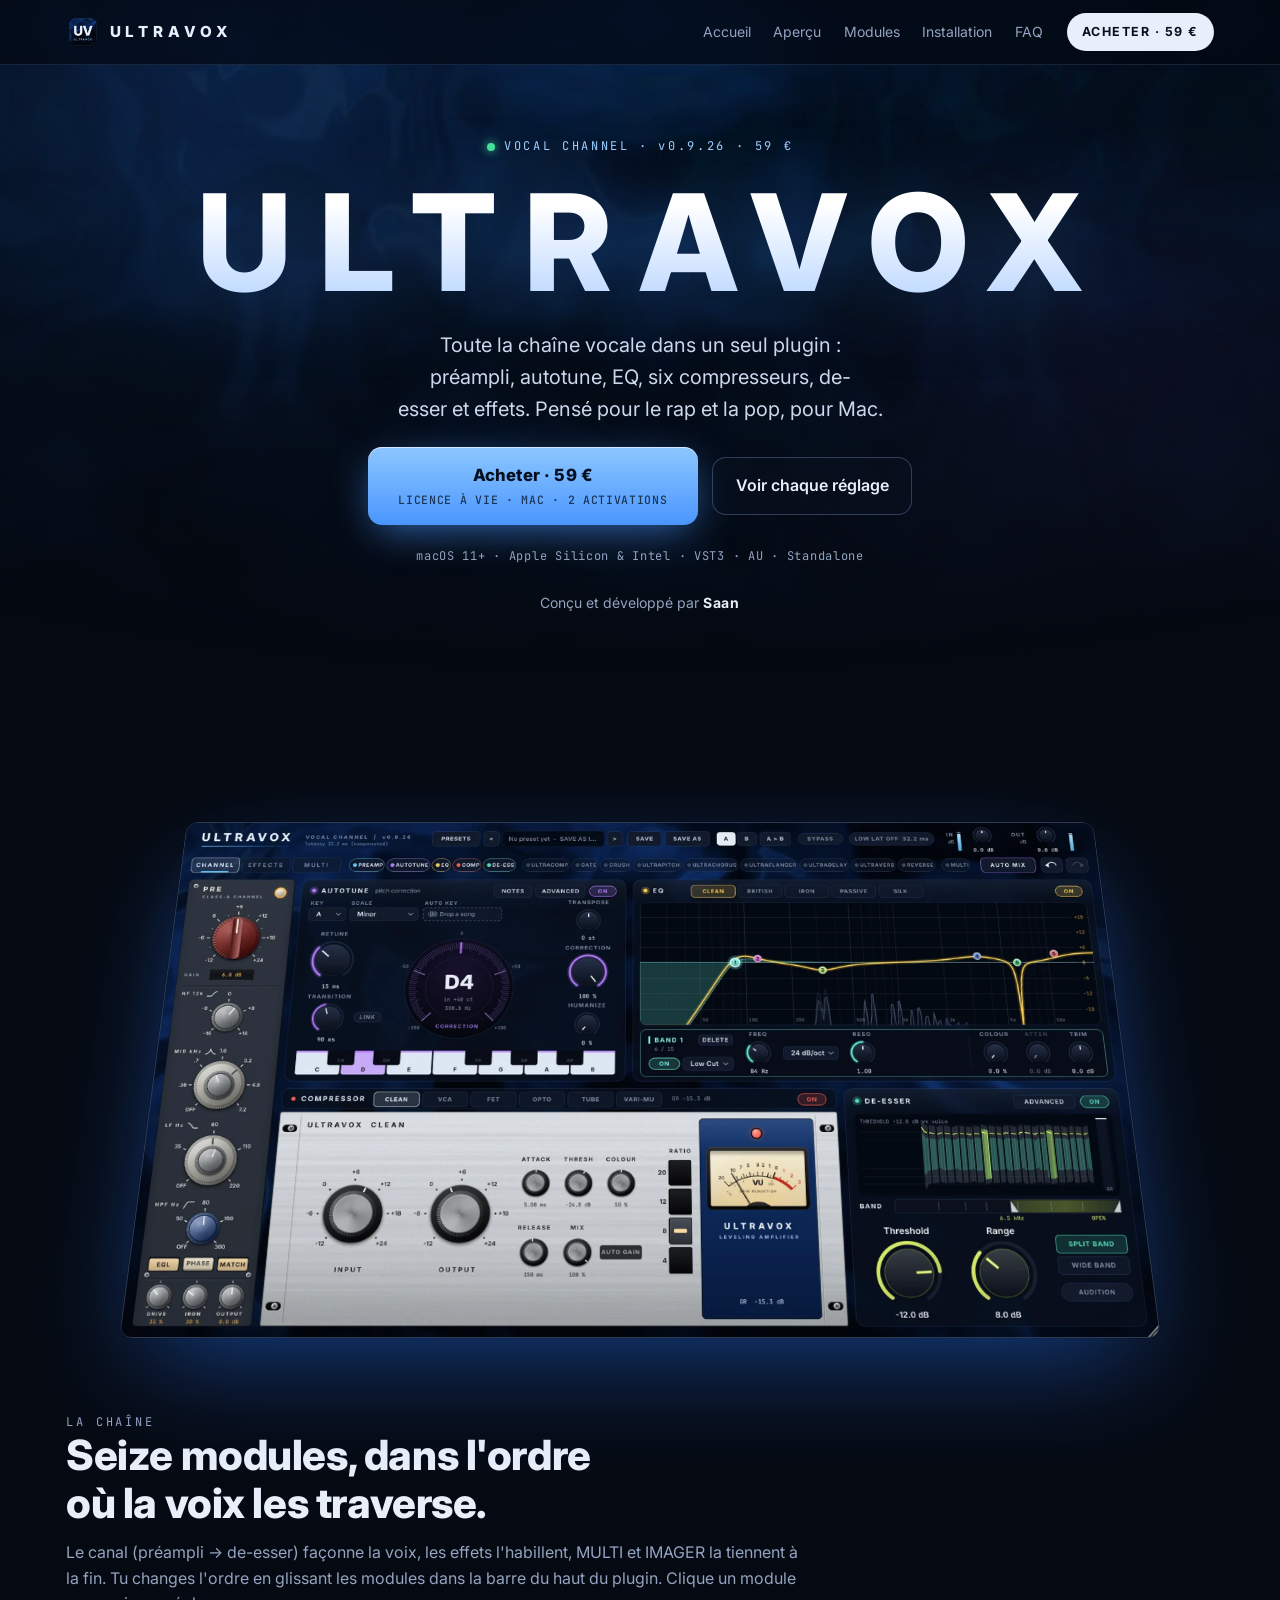
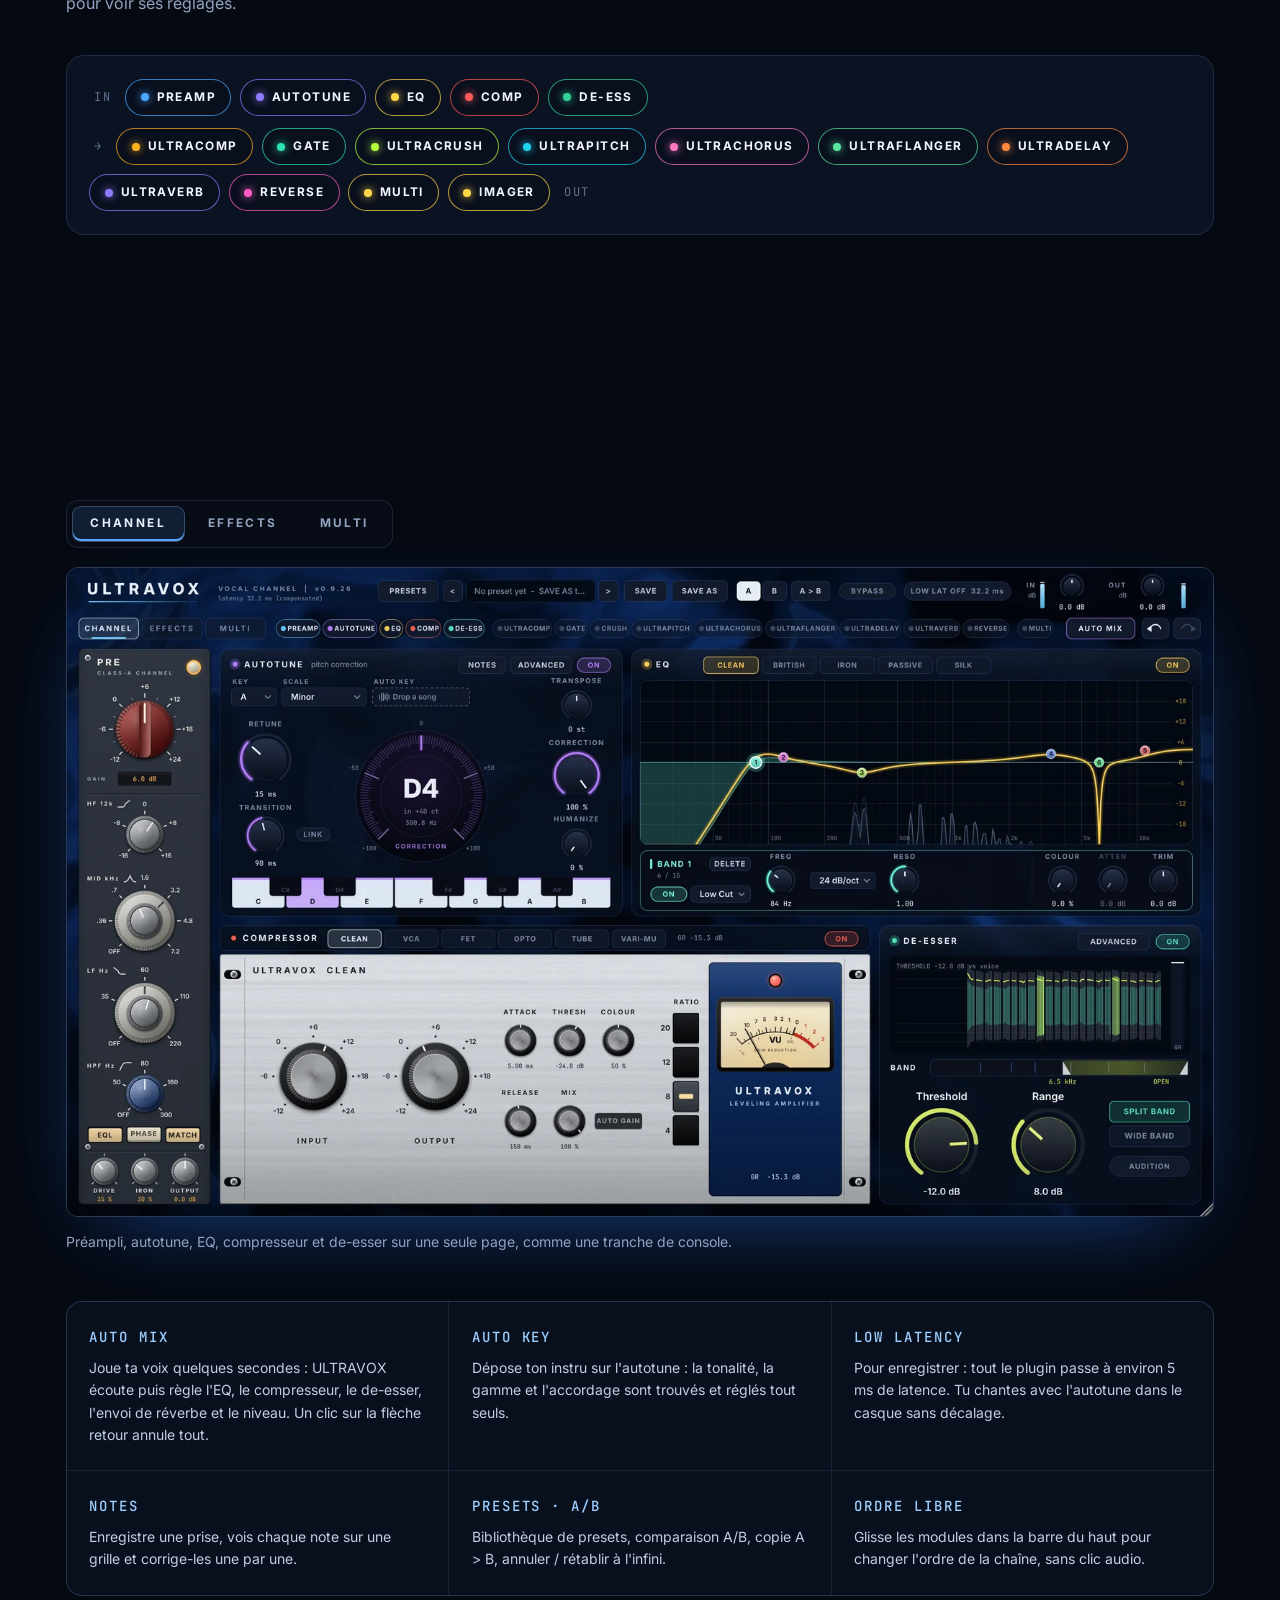
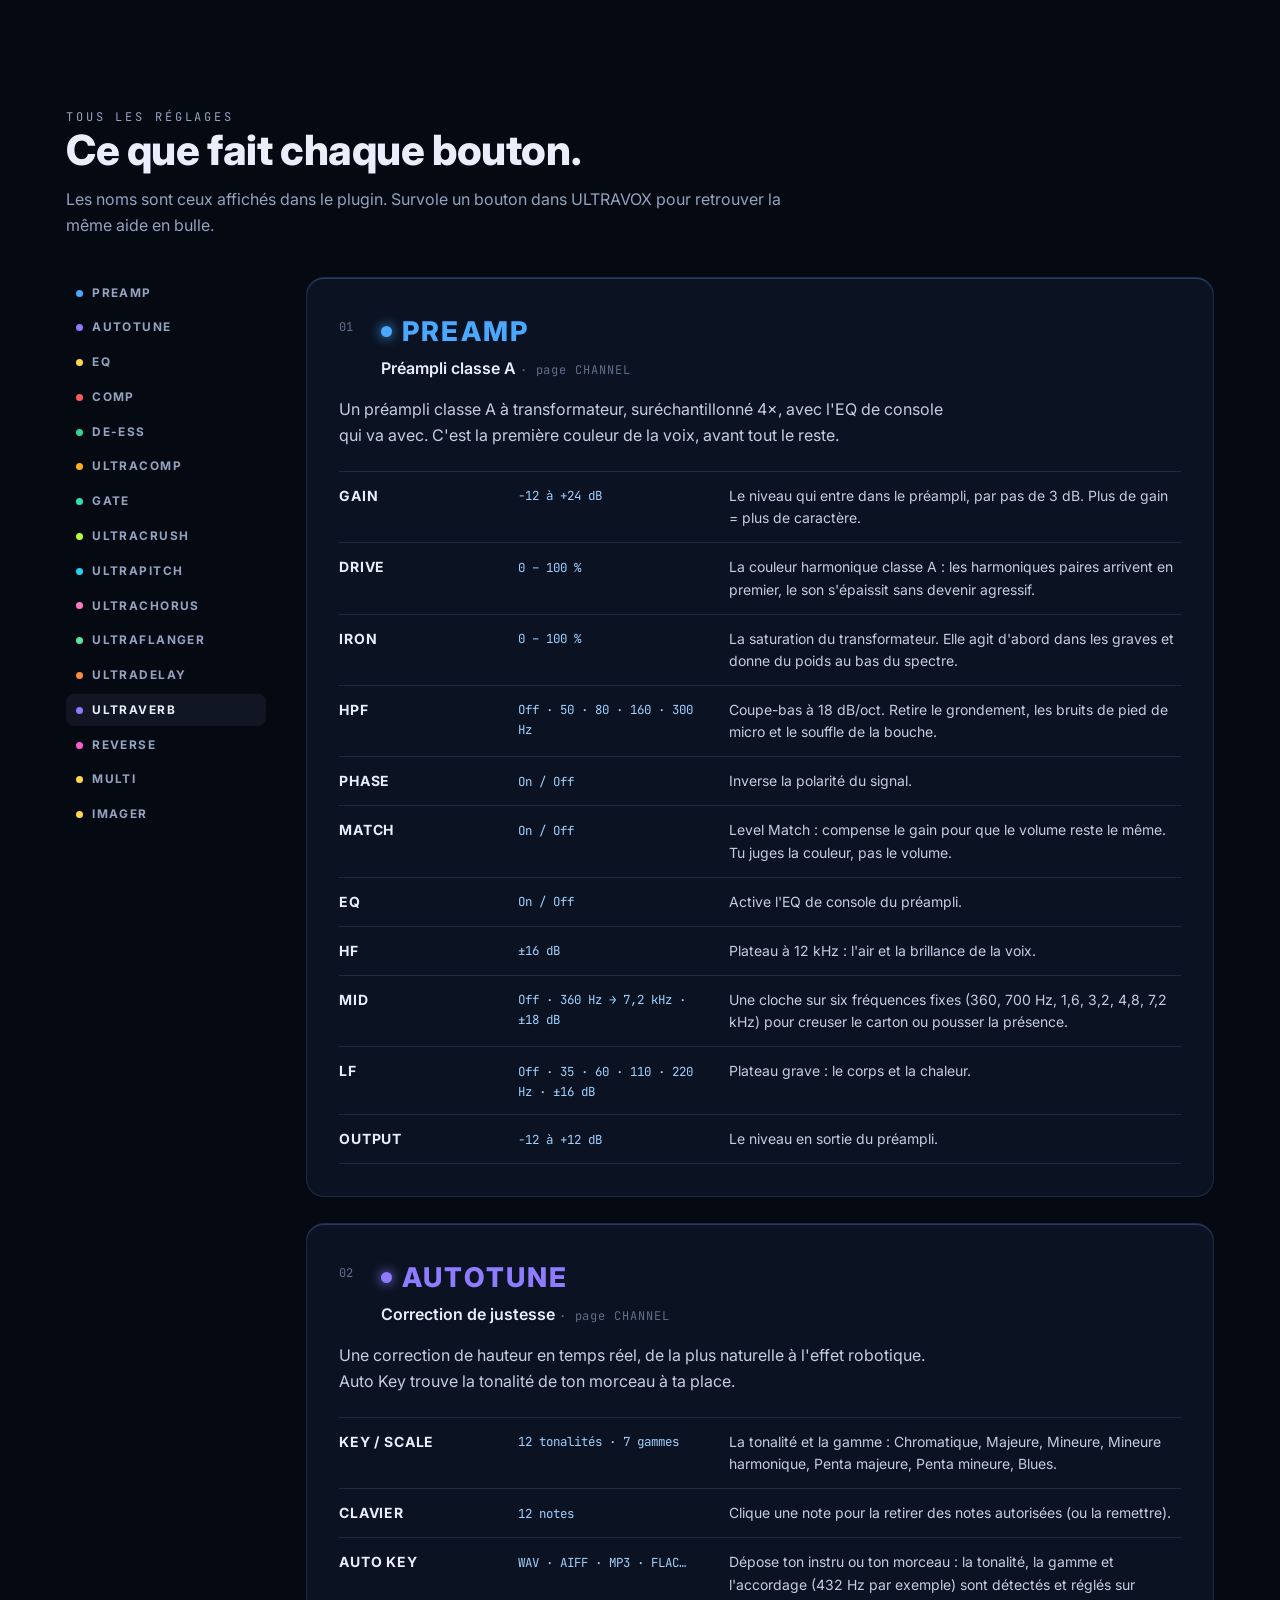
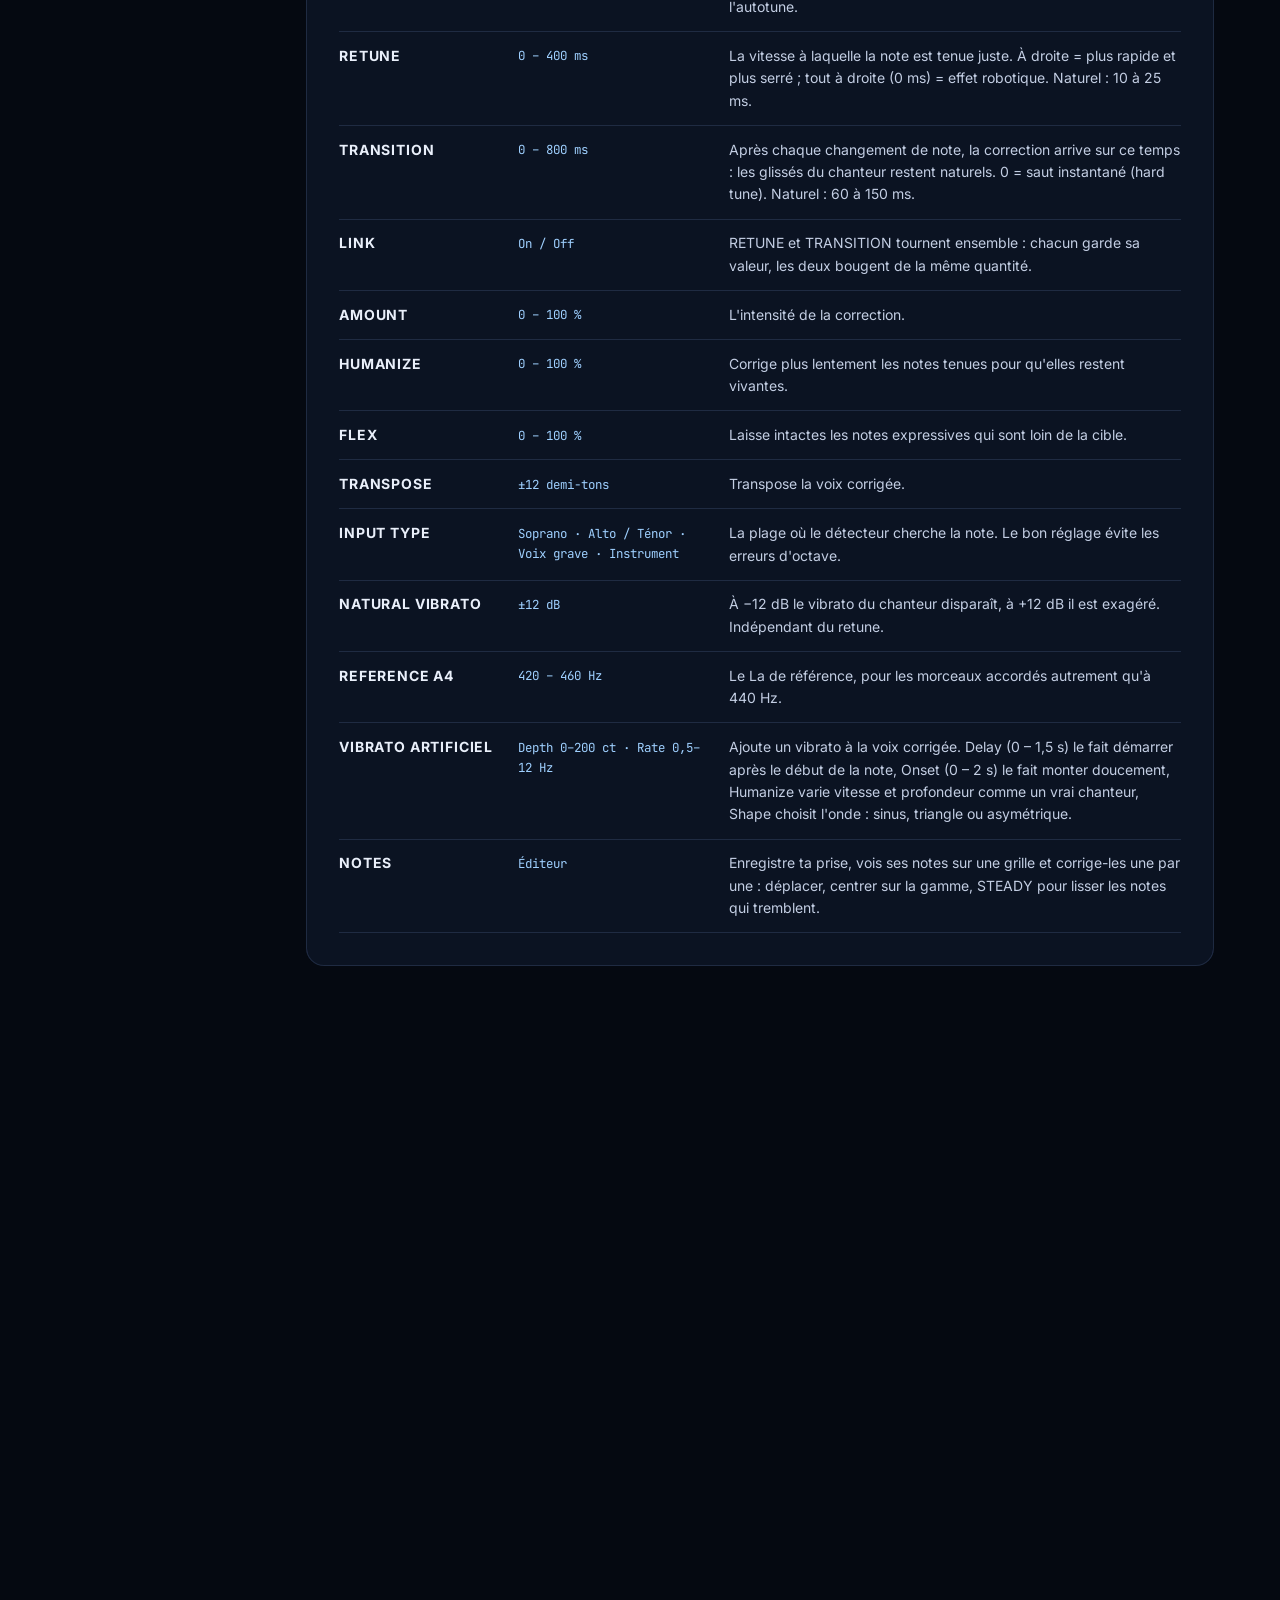
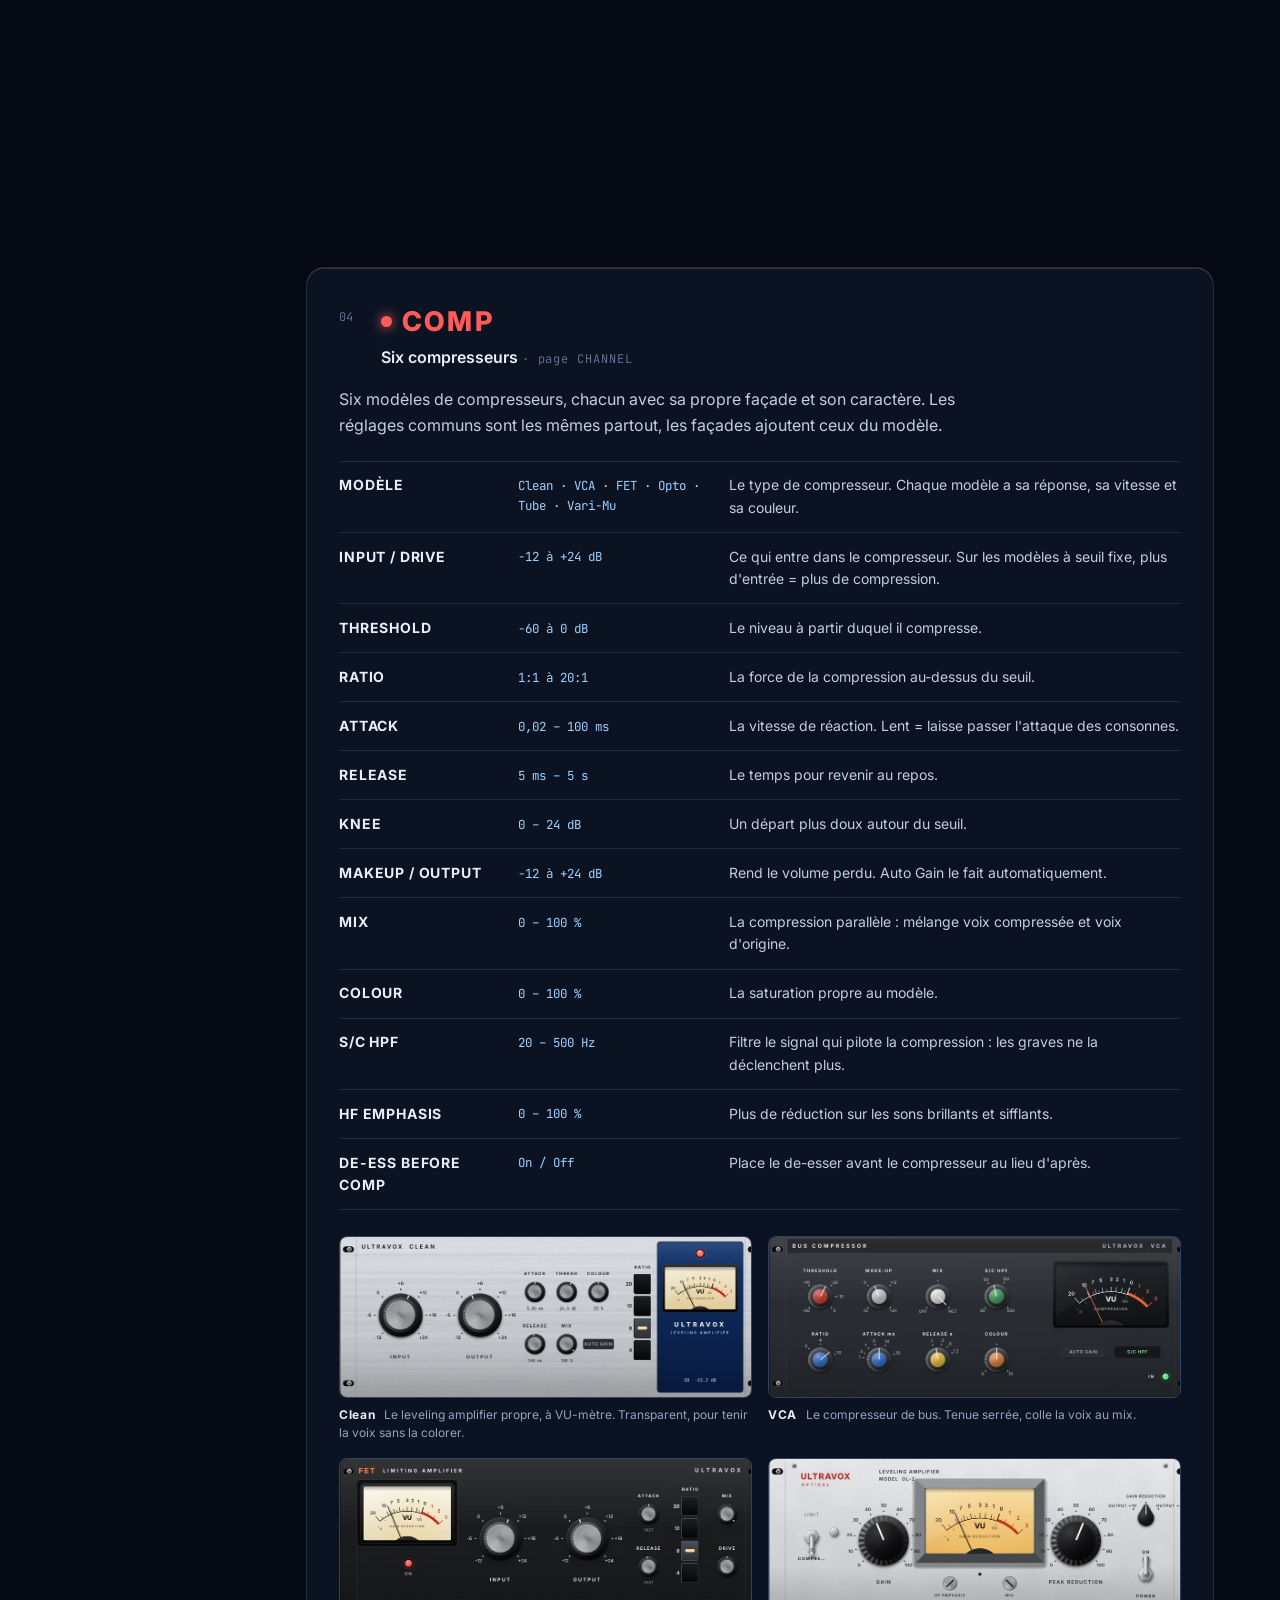
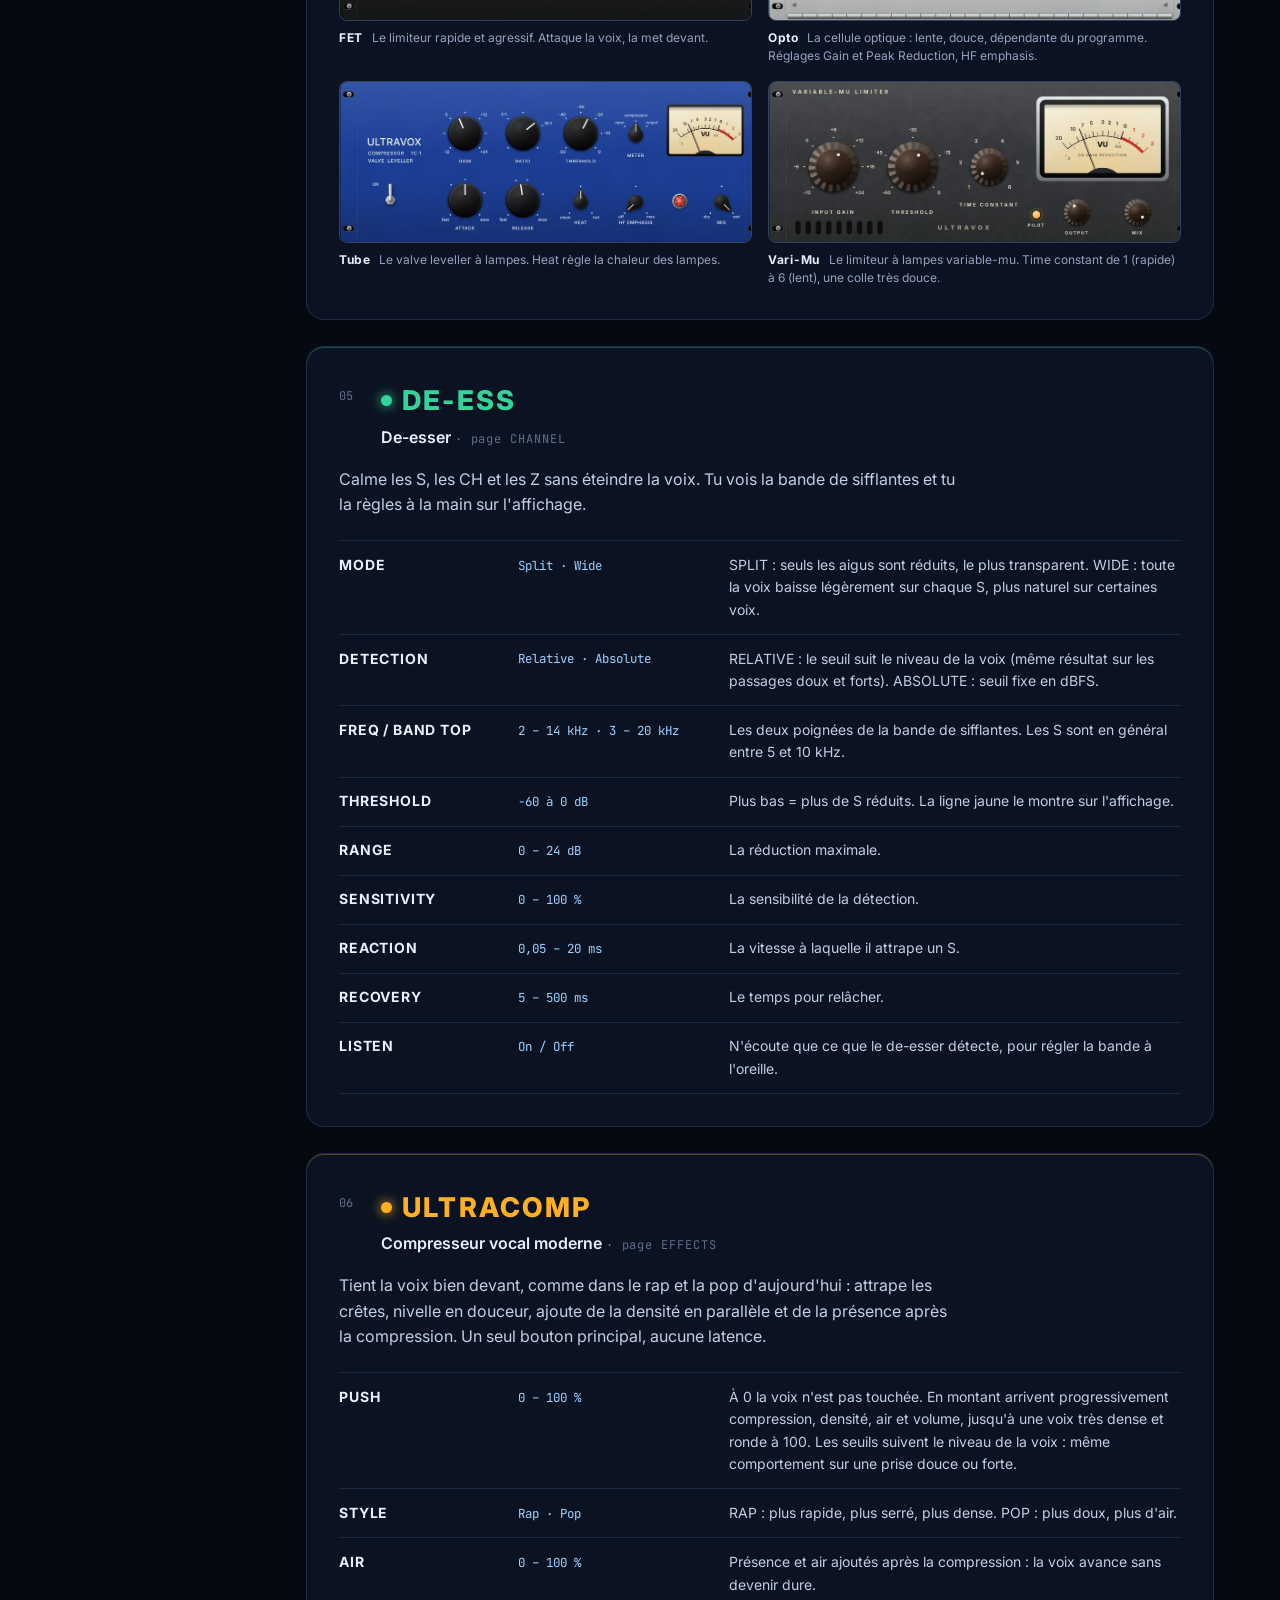
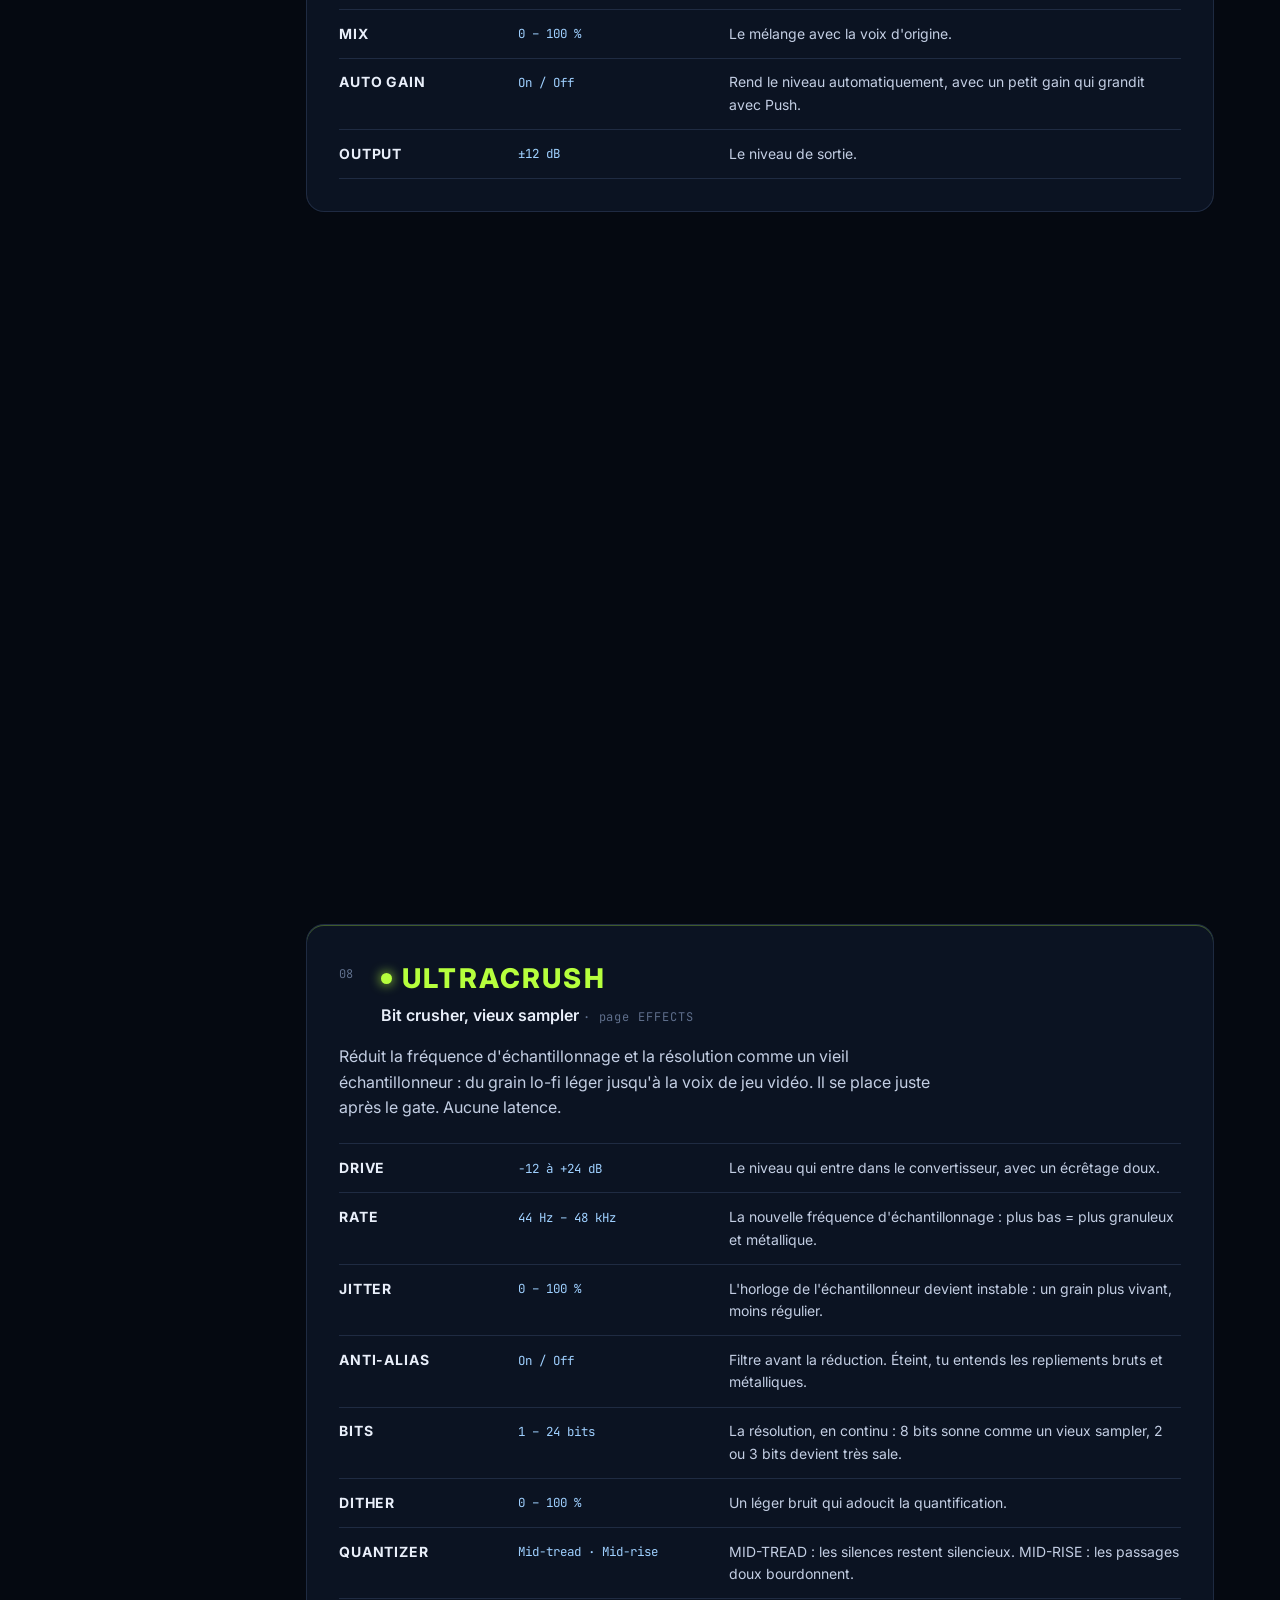
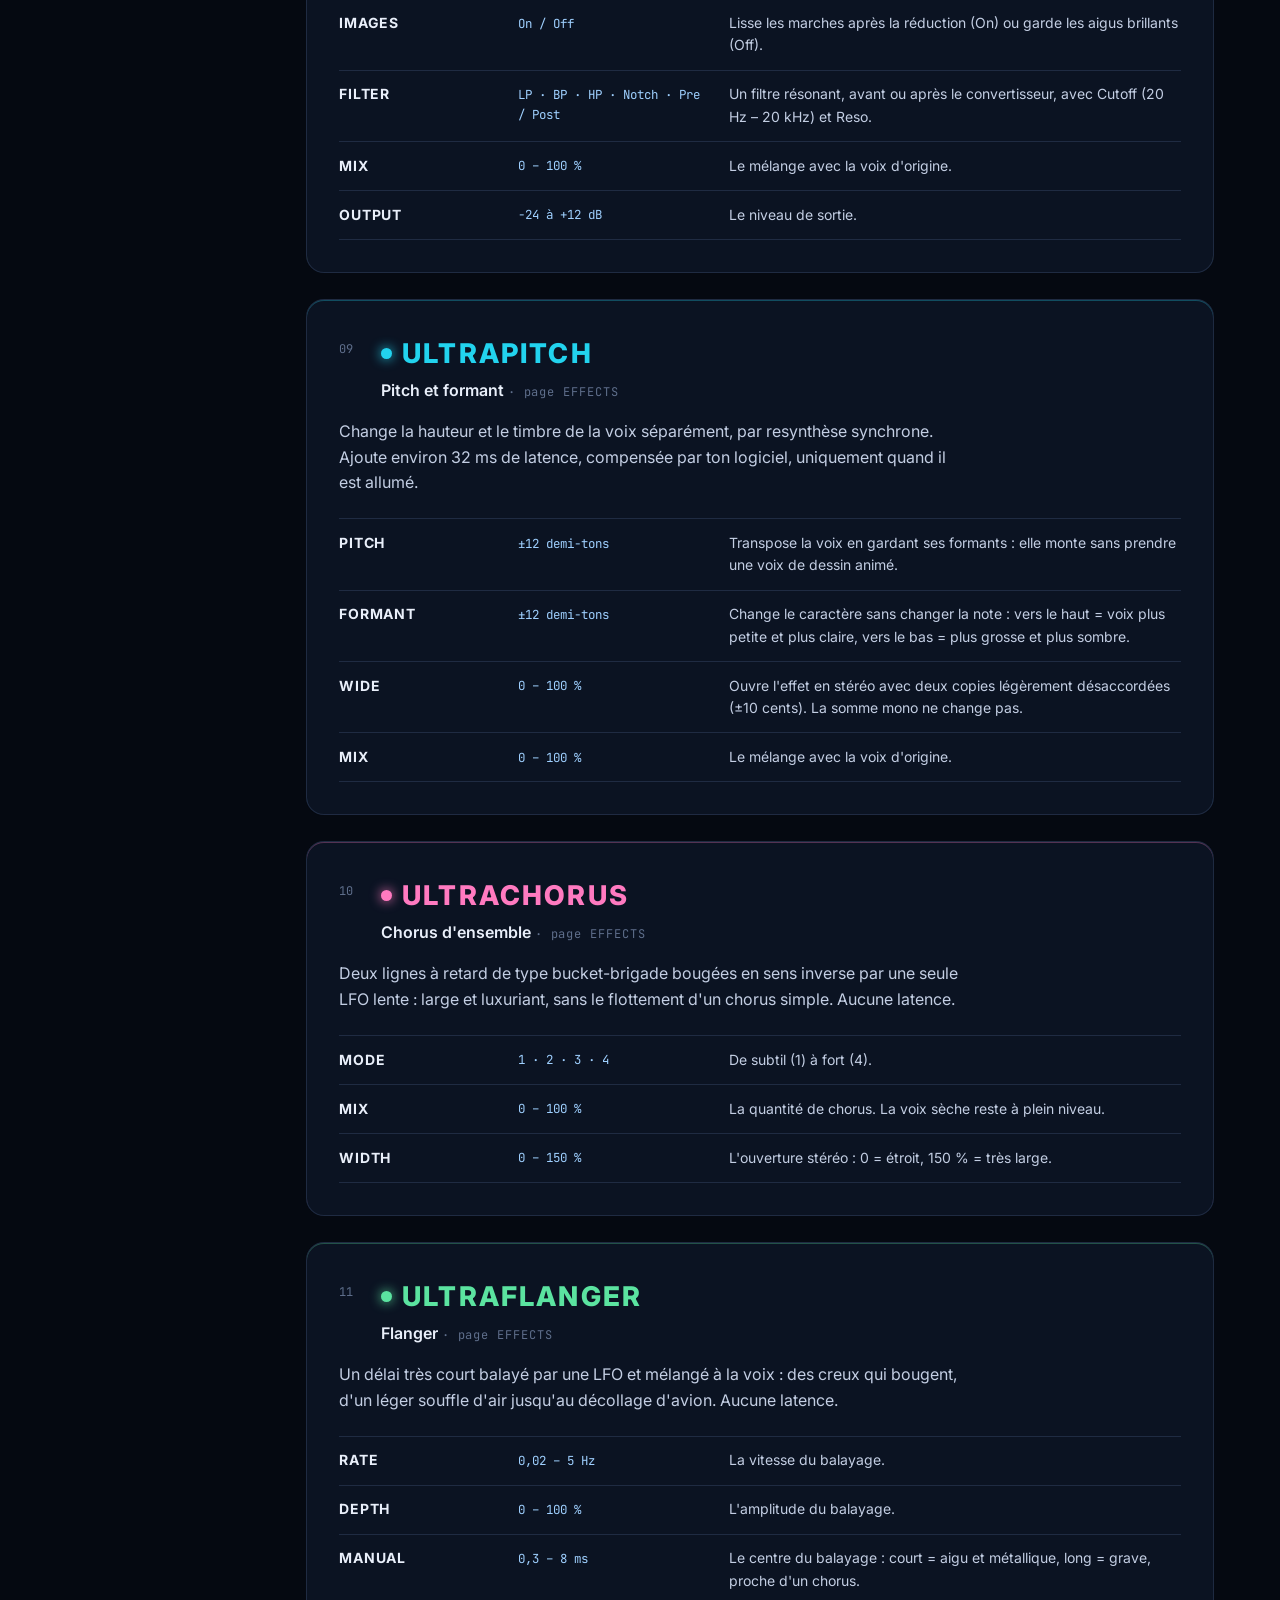
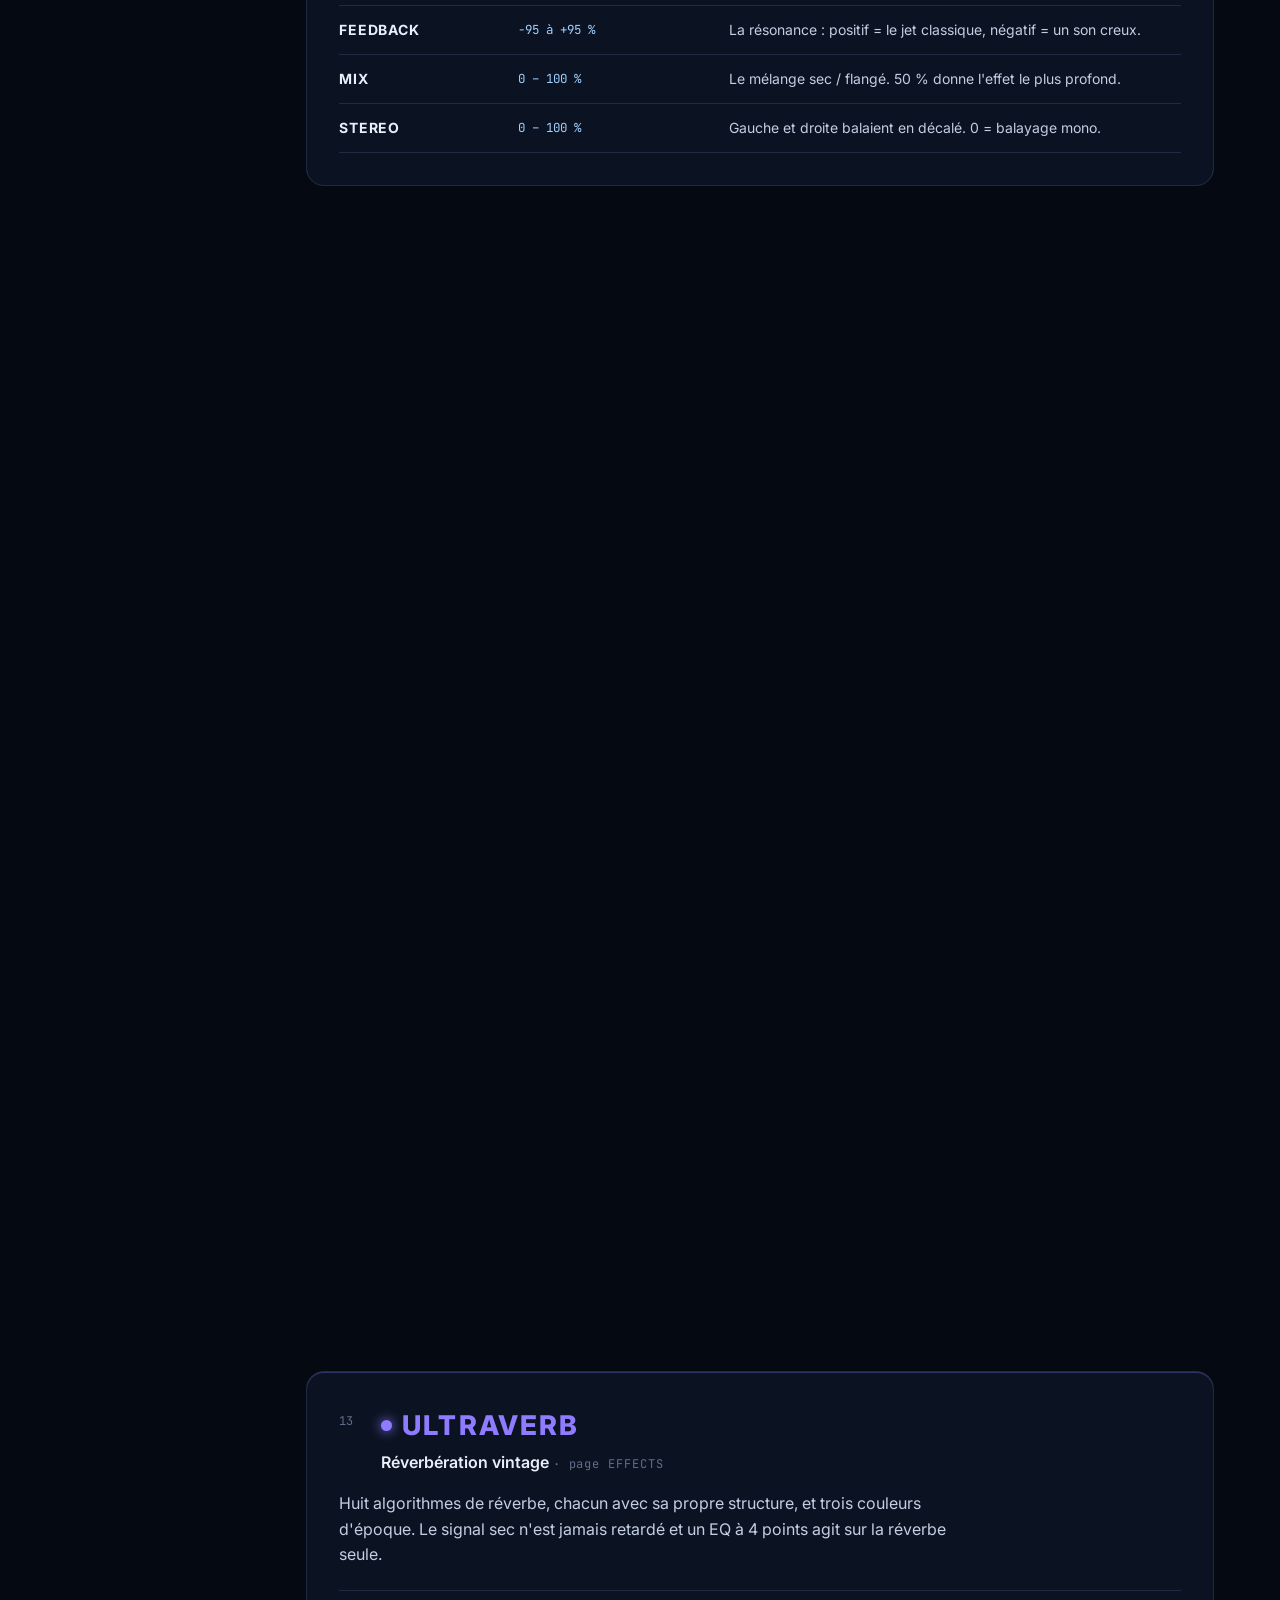
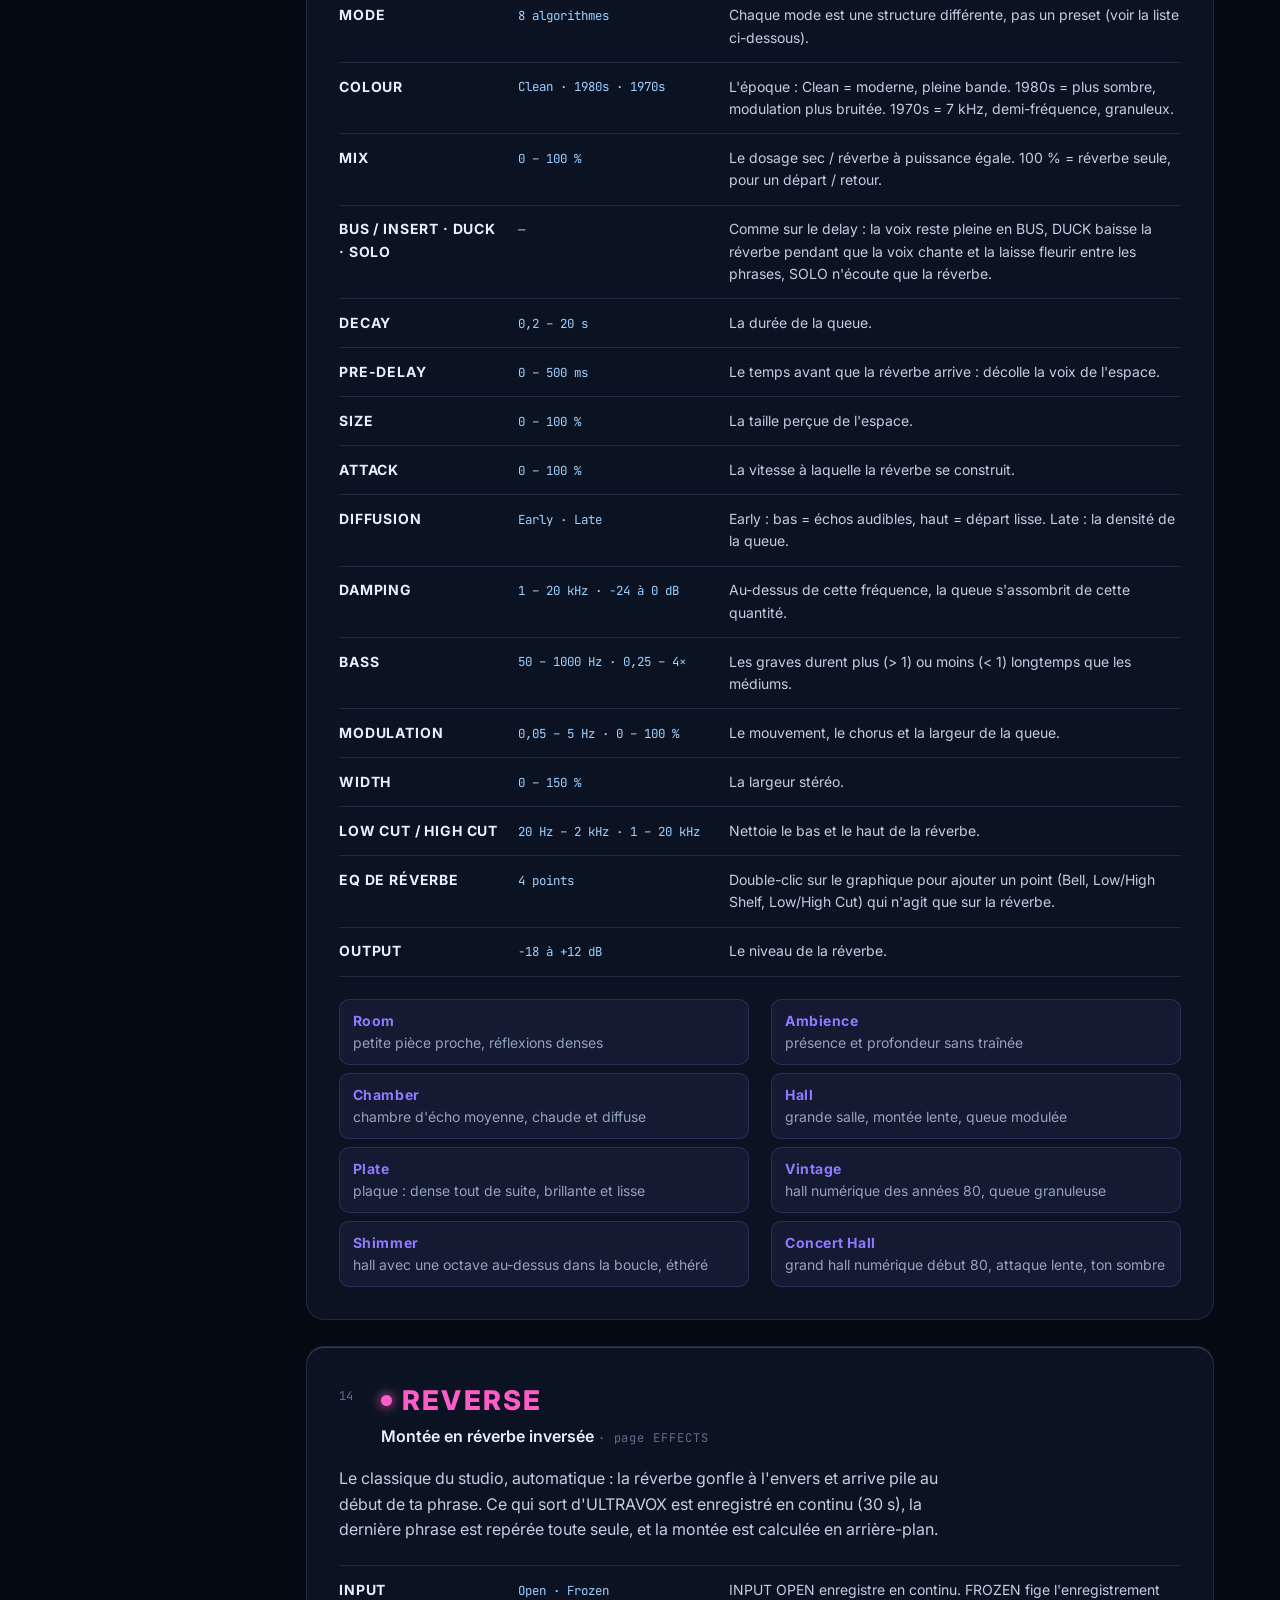
<file: ultravox/index.html>
<!doctype html>
<html lang="fr">
<head>
<meta charset="utf-8">
<meta name="viewport" content="width=device-width, initial-scale=1, viewport-fit=cover">
<meta property="og:title" content="ULTRAVOX — plugin vocal"><meta property="og:image" content="img/og.jpg">
<title>ULTRAVOX</title>
<meta name="claude:viewport-fit-sides" content="cover">
<meta name="description" content="ULTRAVOX, plugin vocal pour Mac développé par Saan : préampli, autotune, EQ, 6 compresseurs, de-esser, delay, reverb. VST3, AU et Standalone.">
<link rel="icon" href="img/favicon.png">
<link rel="preconnect" href="https://fonts.googleapis.com"><link rel="preconnect" href="https://fonts.gstatic.com" crossorigin>
<link rel="stylesheet" href="https://fonts.googleapis.com/css2?family=Inter:opsz,wght@14..32,400..900&family=JetBrains+Mono:wght@400;500&display=swap">
<style>/* Layout: the plugin's own world — deep navy liquid behind glass panels; one centred hero, then full-width bands with a sticky module index. Single dark look on purpose. */
:root{
  --ink:#050911; --deep:#08101e; --panel:rgba(14,24,42,.72); --panel-solid:#0d1728;
  --line:rgba(150,185,255,.14); --line-strong:rgba(150,185,255,.28);
  --text:#e9effa; --muted:#93a3c0; --faint:#5f6f8c;
  --ice:#9fd0ff; --accent:#5aa9ff; --accent-ink:#04101f;
  --f-display:"Inter",ui-sans-serif,system-ui,-apple-system,"Helvetica Neue",Arial,sans-serif;
  --f-body:"Inter",ui-sans-serif,system-ui,-apple-system,"Helvetica Neue",Arial,sans-serif;
  --f-mono:"JetBrains Mono",ui-monospace,"SF Mono",Menlo,Consolas,monospace;
  --s1:.75rem; --s2:.875rem; --s3:1rem; --s4:1.125rem; --s5:1.5rem; --s6:clamp(1.75rem,3.4vw,2.6rem);
  --gutter-l:max(16px,env(safe-area-inset-left,0px)); --gutter-r:max(16px,env(safe-area-inset-right,0px));
  color-scheme:dark;
}
*{box-sizing:border-box}
html{scroll-behavior:smooth;scroll-padding-top:84px}
@media (prefers-reduced-motion:reduce){html{scroll-behavior:auto}*{animation:none!important;transition:none!important}.js .reveal{opacity:1;transform:none}.hero-shot{--p:1!important}}
body{margin:0;background:var(--ink);color:var(--text);font-family:var(--f-body);font-size:var(--s3);line-height:1.6;-webkit-font-smoothing:antialiased;overflow-x:hidden}
body::before{content:"";position:fixed;inset:0 0 auto;height:env(safe-area-inset-top,0px);z-index:60;background:var(--ink)}
img{max-width:100%;height:auto;display:block}
a{color:inherit}
:focus-visible{outline:2px solid var(--ice);outline-offset:3px;border-radius:6px}
.wrap{max-width:1180px;margin:0 auto;padding-left:var(--gutter-l);padding-right:var(--gutter-r)}
.wrap.narrow{max-width:820px}

/* liquid backdrop (the plugin's background), fixed and dimmed toward the bottom */
.liquid{position:fixed;inset:0;z-index:-1;overflow:hidden;background:var(--ink)}
.liquid span{position:absolute;pointer-events:none}
/* two copies of the plugin's liquid texture drifting against each other = flowing surface */
.lq{inset:-18%;background:url("img/liquid.jpg") center/cover no-repeat;will-change:transform}
.lq1{animation:flowA 38s ease-in-out infinite alternate}
.lq2{opacity:.55;mix-blend-mode:screen;transform:scaleX(-1);animation:flowB 52s ease-in-out infinite alternate;filter:hue-rotate(-18deg) saturate(1.3)}
@keyframes flowA{0%{transform:translate3d(-3%,-2%,0) scale(1.05) rotate(-2deg)}50%{transform:translate3d(3%,2%,0) scale(1.15) rotate(2deg)}100%{transform:translate3d(-1%,4%,0) scale(1.08) rotate(-1deg)}}
@keyframes flowB{0%{transform:scaleX(-1) translate3d(4%,3%,0) scale(1.12) rotate(3deg)}50%{transform:scaleX(-1) translate3d(-4%,-3%,0) scale(1.04) rotate(-3deg)}100%{transform:scaleX(-1) translate3d(2%,-5%,0) scale(1.18) rotate(1deg)}}
/* slow blue light blobs */
.glow{width:60vmax;height:60vmax;border-radius:50%;filter:blur(60px);mix-blend-mode:screen;opacity:.5;will-change:transform}
.g1{left:-15vmax;top:-20vmax;background:radial-gradient(circle,rgba(40,120,255,.55),transparent 65%);animation:blobA 24s ease-in-out infinite alternate}
.g2{right:-20vmax;top:10vh;background:radial-gradient(circle,rgba(110,90,255,.4),transparent 65%);animation:blobB 31s ease-in-out infinite alternate}
.g3{left:20vw;bottom:-35vmax;background:radial-gradient(circle,rgba(30,200,255,.3),transparent 65%);animation:blobA 27s ease-in-out infinite alternate-reverse}
@keyframes blobA{to{transform:translate3d(25vw,18vh,0) scale(1.2)}}
@keyframes blobB{to{transform:translate3d(-22vw,-12vh,0) scale(.85)}}
.vig{inset:0;background:radial-gradient(120% 75% at 50% 0%,rgba(5,9,17,0) 0%,rgba(5,9,17,.5) 55%,var(--ink) 100%)}

/* top bar */
.top{position:sticky;top:env(safe-area-inset-top,0px);z-index:50;background:rgba(5,9,17,.72);backdrop-filter:blur(14px) saturate(1.3);-webkit-backdrop-filter:blur(14px) saturate(1.3);border-bottom:1px solid var(--line)}
.top-in{display:flex;align-items:center;gap:1.5rem;height:64px}
.brand{display:flex;align-items:center;gap:.6rem;text-decoration:none;font-weight:800;letter-spacing:.32em;font-size:.95rem}
.brand img{border-radius:8px}
.top-nav{display:flex;gap:1.4rem;margin-left:auto;font-size:var(--s2);color:var(--muted)}
.top-nav a{text-decoration:none}
.top-nav a:hover{color:var(--text)}
.top-dl{text-decoration:none;font-size:.78rem;font-weight:700;letter-spacing:.12em;text-transform:uppercase;padding:.55rem .95rem;border-radius:999px;background:var(--text);color:var(--accent-ink)}
.top-dl:hover{background:var(--ice)}
@media (max-width:720px){.top-nav{display:none}.top-dl{margin-left:auto}}

/* hero */
.hero{padding-block:clamp(2.5rem,6vw,4.5rem) 0;text-align:center}
.hero-in{display:flex;flex-direction:column;align-items:center;gap:1.4rem}
.eyebrow{margin:0;font-family:var(--f-mono);font-size:var(--s1);letter-spacing:.22em;color:var(--ice);display:flex;align-items:center;gap:.6rem}
.led{width:8px;height:8px;border-radius:50%;background:#45e39a;box-shadow:0 0 10px #45e39a}
.wordmark{margin:0;font-family:var(--f-display);font-weight:800;font-size:clamp(2.6rem,11vw,8.4rem);line-height:.95;letter-spacing:.2em;padding-left:.2em;
  background:linear-gradient(180deg,#ffffff 20%,#b9d6ff 100%);-webkit-background-clip:text;background-clip:text;color:transparent;
  filter:drop-shadow(0 8px 40px rgba(60,140,255,.35))}
.lede{margin:0;max-width:40rem;font-size:clamp(1.05rem,1.6vw,1.25rem);color:#cdd8ec;text-wrap:balance}
.cta{display:flex;flex-wrap:wrap;gap:.9rem;justify-content:center;align-items:center}
.cta.center{margin-top:2.5rem}
.btn-dl{display:inline-flex;flex-direction:column;align-items:center;gap:.15rem;text-decoration:none;padding:.95rem 1.9rem;border-radius:14px;
  background:linear-gradient(180deg,#8cc7ff,#4a96ff);color:var(--accent-ink);font-weight:800;font-size:1.05rem;letter-spacing:.01em;
  box-shadow:0 10px 40px -8px rgba(74,150,255,.7),inset 0 1px 0 rgba(255,255,255,.6);transition:transform .2s,box-shadow .2s}
.btn-dl span{font-family:var(--f-mono);font-weight:500;font-size:.72rem;letter-spacing:.06em;opacity:.75}
.btn-dl:hover{transform:translateY(-2px);box-shadow:0 16px 50px -8px rgba(74,150,255,.9),inset 0 1px 0 rgba(255,255,255,.6)}
.btn-dl.big{padding:1.1rem 2.4rem;font-size:1.15rem}
.btn-ghost{text-decoration:none;padding:.95rem 1.4rem;border-radius:14px;border:1px solid var(--line-strong);color:var(--text);font-weight:600;background:rgba(10,18,34,.4)}
.btn-ghost:hover{border-color:var(--ice)}
.specs{margin:0;font-family:var(--f-mono);font-size:var(--s1);color:var(--muted);letter-spacing:.06em}
.hero-shot{margin-top:clamp(1.5rem,3vw,2.25rem);perspective:1600px}
.tilt{position:relative;border-radius:14px;transform-origin:50% 100%;will-change:transform;
  transform:translateY(calc((1 - var(--p,0)) * 40px)) rotateX(calc((1 - var(--p,0)) * 26deg)) scale(calc(.9 + var(--p,0) * .1));
  box-shadow:0 40px 120px -30px rgba(40,120,255,.55),0 0 0 1px rgba(0,0,0,.6);animation:rise 1.2s cubic-bezier(.2,.7,.2,1) both}
@keyframes rise{from{opacity:0;translate:0 60px}to{opacity:1;translate:0 0}}
.tilt img{width:100%;border-radius:14px;border:1px solid var(--line-strong)}
/* light sweep across the glass while scrolling */
.tilt::after{content:"";position:absolute;inset:0;border-radius:14px;pointer-events:none;
  background:linear-gradient(115deg,transparent 30%,rgba(170,210,255,.16) 45%,transparent 60%) no-repeat;
  background-size:250% 100%;background-position:calc(120% - var(--p,0) * 140%) 0;mix-blend-mode:screen}
.byline{margin:.2rem 0 0;font-size:var(--s2);color:var(--muted)}
.byline b{color:var(--text);letter-spacing:.06em}

/* scroll reveal */
.js .reveal{opacity:0;transform:translateY(36px);transition:opacity .9s cubic-bezier(.2,.7,.2,1),transform .9s cubic-bezier(.2,.7,.2,1)}
.js .reveal.in{opacity:1;transform:none}
.shot img{transition:transform .6s cubic-bezier(.2,.7,.2,1)}
.shot:hover img{transform:scale(1.012)}

/* creator */
.maker{display:flex;gap:2rem;align-items:center;padding:clamp(1.5rem,4vw,2.75rem);border-radius:20px;border:1px solid var(--line-strong);
  background:linear-gradient(135deg,rgba(40,90,200,.22),rgba(14,24,42,.72) 55%);backdrop-filter:blur(10px)}
.maker img{border-radius:20px;flex:none;box-shadow:0 10px 40px -10px rgba(74,150,255,.7)}
.maker h2{margin:.3rem 0 .8rem;font-size:var(--s6);line-height:1.1;letter-spacing:-.02em}
.maker h2 span{background:linear-gradient(90deg,#9fd0ff,#8f7bff);-webkit-background-clip:text;background-clip:text;color:transparent}
.maker p:last-child{margin:0;color:#cdd8ec;max-width:46rem}
@media (max-width:640px){.maker{flex-direction:column;align-items:flex-start}.maker img{width:64px;height:64px}}

/* bands */
.band{padding-block:clamp(4rem,9vw,7rem) 0}
#faq{padding-bottom:clamp(4rem,9vw,7rem)}
.sec-head{max-width:46rem;margin-bottom:2.4rem}
.kicker{margin:0 0 .6rem;font-family:var(--f-mono);font-size:var(--s1);letter-spacing:.24em;color:var(--ice)}
h2{margin:0 0 .8rem;font-size:var(--s6);line-height:1.15;font-weight:800;letter-spacing:-.01em;text-wrap:balance}
.sec-head p{margin:0;color:var(--muted)}

/* chips, like the plugin's navigation bar */
.chip{display:inline-flex;align-items:center;gap:.5rem;text-decoration:none;font-weight:700;font-size:.74rem;letter-spacing:.12em;padding:.5rem .9rem;border-radius:999px;
  border:1.5px solid color-mix(in srgb,var(--c) 70%,transparent);background:rgba(10,16,30,.85);color:#f2f6ff;white-space:nowrap;transition:background .2s,transform .2s}
.chip i{width:8px;height:8px;border-radius:50%;background:var(--c);box-shadow:0 0 8px var(--c)}
.chip:hover{background:color-mix(in srgb,var(--c) 22%,#0a101e);transform:translateY(-1px)}
.chain{display:flex;flex-direction:column;gap:.8rem;padding:1.4rem;border-radius:18px;border:1px solid var(--line);background:var(--panel);backdrop-filter:blur(8px)}
.chain-row{display:flex;flex-wrap:wrap;gap:.55rem;align-items:center}
.chain-label{font-family:var(--f-mono);font-size:var(--s1);color:var(--faint);letter-spacing:.14em;padding-inline:.3rem}

/* screenshots */
.tabs{display:inline-flex;gap:.3rem;padding:.3rem;border-radius:12px;border:1px solid var(--line);background:rgba(8,14,26,.8);margin-bottom:1.2rem}
.tab{font:700 .74rem/1 var(--f-body);letter-spacing:.2em;color:var(--muted);background:none;border:1px solid transparent;border-radius:9px;padding:.7rem 1.1rem;cursor:pointer}
.tab.on{color:var(--text);border-color:var(--line-strong);background:rgba(90,169,255,.12);box-shadow:inset 0 -2px 0 var(--accent)}
.shot{margin:0}
.shot img{width:100%;border-radius:12px;border:1px solid var(--line-strong);box-shadow:0 30px 90px -40px rgba(40,120,255,.6)}
.shot figcaption{margin-top:.9rem;color:var(--muted);font-size:var(--s2)}
.feats{display:grid;grid-template-columns:repeat(3,minmax(0,1fr));gap:1px;margin-top:3rem;background:var(--line);border:1px solid var(--line);border-radius:16px;overflow:hidden}
.feat{background:var(--deep);padding:1.5rem 1.4rem}
.feat h3{margin:0 0 .5rem;font-family:var(--f-mono);font-size:var(--s2);font-weight:500;letter-spacing:.14em;color:var(--ice)}
.feat p{margin:0;font-size:var(--s2);color:#c3cee3}
@media (max-width:900px){.feats{grid-template-columns:repeat(2,minmax(0,1fr))}}
@media (max-width:560px){.feats{grid-template-columns:1fr}}

/* modules */
.mod-layout{display:grid;grid-template-columns:200px minmax(0,1fr);gap:2.5rem;align-items:start}
.mod-index{position:sticky;top:calc(84px + env(safe-area-inset-top,0px));display:flex;flex-direction:column;gap:.15rem}
.mod-index a{display:flex;align-items:center;gap:.6rem;text-decoration:none;font-size:.74rem;font-weight:700;letter-spacing:.12em;color:var(--muted);padding:.42rem .6rem;border-radius:8px}
.mod-index a i{width:7px;height:7px;border-radius:50%;background:var(--c)}
.mod-index a:hover,.mod-index a.on{color:var(--text);background:rgba(150,185,255,.08)}
.mod-list{display:flex;flex-direction:column;gap:1.6rem;min-width:0}
.module{border:1px solid var(--line);border-radius:18px;background:var(--panel);backdrop-filter:blur(8px);padding:clamp(1.2rem,3vw,2rem);
  box-shadow:inset 0 1px 0 color-mix(in srgb,var(--c) 30%,transparent)}
.mod-head{display:flex;gap:1rem;align-items:flex-start}
.mod-pos{font-family:var(--f-mono);font-size:var(--s1);color:var(--faint);padding-top:.5rem;min-width:1.6rem}
.module h3{margin:0;display:flex;align-items:center;gap:.65rem;font-size:clamp(1.3rem,2.4vw,1.7rem);font-weight:800;letter-spacing:.08em;color:var(--c)}
.module h3 i{width:11px;height:11px;border-radius:50%;background:var(--c);box-shadow:0 0 12px var(--c)}
.mod-short{margin:.15rem 0 0;color:var(--text);font-weight:600}
.mod-short span{color:var(--faint);font-family:var(--f-mono);font-weight:400;font-size:var(--s1);letter-spacing:.08em}
.mod-intro{margin:1rem 0 1.4rem;color:#c3cee3;max-width:62ch}
.params{margin:0;display:flex;flex-direction:column;border-top:1px solid var(--line)}
.prm{display:grid;grid-template-columns:minmax(0,10rem) minmax(0,12rem) minmax(0,1fr);gap:1.2rem;padding:.8rem 0;border-bottom:1px solid var(--line)}
.prm dt{font-weight:700;font-size:var(--s2);letter-spacing:.06em;text-transform:uppercase}
.prm dd{margin:0}
.prm .rng{font-family:var(--f-mono);font-size:.78rem;color:var(--ice);font-variant-numeric:tabular-nums;padding-top:.1rem}
.prm .txt{font-size:var(--s2);color:#c3cee3}
@media (max-width:900px){.mod-layout{grid-template-columns:1fr}.mod-index{position:static;flex-direction:row;flex-wrap:wrap;gap:.3rem}}
@media (max-width:640px){.prm{grid-template-columns:1fr;gap:.2rem}.mod-pos{display:none}}

.plates{display:grid;grid-template-columns:repeat(2,minmax(0,1fr));gap:1rem;margin-top:1.6rem}
.plate{margin:0}
.plate img{border-radius:8px;border:1px solid var(--line-strong)}
.plate figcaption{font-size:var(--s1);color:var(--muted);margin-top:.5rem;line-height:1.5}
.plate figcaption b{color:var(--text);margin-right:.35rem;letter-spacing:.06em}
@media (max-width:640px){.plates{grid-template-columns:1fr}}
.modes{list-style:none;margin:1.4rem 0 0;padding:0;display:grid;grid-template-columns:repeat(2,minmax(0,1fr));gap:.5rem 1.4rem}
.modes li{display:flex;flex-direction:column;font-size:var(--s2);padding:.6rem .8rem;border-radius:10px;background:rgba(143,123,255,.07);border:1px solid rgba(143,123,255,.2)}
.modes b{color:var(--c);letter-spacing:.04em}
.modes span{color:var(--muted)}
@media (max-width:640px){.modes{grid-template-columns:1fr}}

/* install */
.steps{list-style:none;counter-reset:s;margin:0;padding:0;display:grid;grid-template-columns:repeat(3,minmax(0,1fr));gap:1.2rem}
.steps li{counter-increment:s;padding:1.5rem;border-radius:16px;border:1px solid var(--line);background:var(--panel)}
.steps li::before{content:counter(s);display:grid;place-items:center;width:2rem;height:2rem;border-radius:50%;border:1.5px solid var(--accent);color:var(--ice);font:600 .85rem var(--f-mono);margin-bottom:1rem}
.steps b{font-size:var(--s4)}
.steps p{margin:.5rem 0 0;font-size:var(--s2);color:#c3cee3}
kbd{font-family:var(--f-mono);font-size:.78em;padding:.1em .45em;border-radius:5px;border:1px solid var(--line-strong);background:rgba(255,255,255,.05);white-space:nowrap}
@media (max-width:820px){.steps{grid-template-columns:1fr}}
.term{margin-top:1.6rem}
.term>p{margin:0 0 .7rem;color:var(--muted);font-size:var(--s2)}
.term-box{display:flex;gap:.8rem;align-items:center;padding:.9rem 1rem;border-radius:12px;background:#02050b;border:1px solid var(--line-strong)}
.term-box code{flex:1;min-width:0;overflow-x:auto;white-space:nowrap;font-family:var(--f-mono);font-size:.78rem;color:#bfe3ff}
.copy{flex:none;font:700 .72rem var(--f-body);letter-spacing:.1em;text-transform:uppercase;padding:.5rem .8rem;border-radius:8px;border:1px solid var(--line-strong);background:rgba(90,169,255,.12);color:var(--text);cursor:pointer}

/* faq */
.qa{border-bottom:1px solid var(--line)}
.qa summary{cursor:pointer;list-style:none;padding:1.15rem 0;font-weight:700;font-size:var(--s4);display:flex;justify-content:space-between;gap:1rem}
.qa summary::-webkit-details-marker{display:none}
.qa summary::after{content:"+";font-family:var(--f-mono);color:var(--ice);font-weight:400}
.qa[open] summary::after{content:"−"}
.qa p{margin:0 0 1.2rem;color:#c3cee3;max-width:62ch}

.foot{border-top:1px solid var(--line);background:rgba(3,6,12,.9);padding-block:2rem calc(2rem + env(safe-area-inset-bottom,0px))}
.foot-in{display:flex;flex-wrap:wrap;gap:1rem;align-items:center;justify-content:space-between}
.foot p{margin:0;color:var(--faint);font-size:var(--s1);font-family:var(--f-mono);letter-spacing:.06em}
.foot .brand{font-size:.8rem}

.foot a{color:var(--ice)}
</style>
</head>
<body>

<div class="liquid" aria-hidden="true"><span class="lq lq1"></span><span class="lq lq2"></span><span class="glow g1"></span><span class="glow g2"></span><span class="glow g3"></span><span class="vig"></span></div>
<header class="top">
  <div class="wrap top-in">
    <a class="brand" href="#top"><img src="img/icon-256.png" alt="" width="34" height="34"><span>ULTRAVOX</span></a>
    <nav class="top-nav" aria-label="Sections">
      <a href="../index.html">Accueil</a><a href="#apercu">Aperçu</a><a href="#modules">Modules</a><a href="#installation">Installation</a><a href="#faq">FAQ</a>
    </nav>
    <a class="top-dl" href="../acheter.html#ultravox">Acheter · 59 €</a>
  </div>
</header>

<main id="top">
<section class="hero">
  <div class="wrap hero-in">
    <p class="eyebrow"><span class="led"></span>VOCAL CHANNEL · v0.9.26 · 59 €</p>
    <h1 class="wordmark">ULTRAVOX</h1>
    <p class="lede">Toute la chaîne vocale dans un seul plugin&nbsp;: préampli, autotune, EQ, six compresseurs, de-esser et effets. Pensé pour le rap et la pop, pour Mac.</p>
    <div class="cta">
      <a class="btn-dl " href="../acheter.html#ultravox">Acheter · 59 €<span>LICENCE À VIE · MAC · 2 ACTIVATIONS</span></a>
      <a class="btn-ghost" href="#modules">Voir chaque réglage</a>
    </div>
    <p class="specs">macOS 11+ · Apple Silicon &amp; Intel · VST3 · AU · Standalone</p>
    <p class="byline">Conçu et développé par <b>Saan</b></p>
  </div>
  <div class="wrap hero-shot" id="hero-shot">
    <div class="tilt"><img src="img/shot-channel.webp" alt="Interface d’ULTRAVOX, page CHANNEL" width="1592" height="900"></div>
  </div>
</section>

<section class="band" id="chaine">
  <div class="wrap">
    <div class="sec-head reveal">
      <p class="kicker">LA CHAÎNE</p>
      <h2>Seize modules, dans l'ordre où la voix les traverse.</h2>
      <p>Le canal (préampli → de-esser) façonne la voix, les effets l'habillent, MULTI et IMAGER la tiennent à la fin. Tu changes l'ordre en glissant les modules dans la barre du haut du plugin. Clique un module pour voir ses réglages.</p>
    </div>
    
<div class="chain reveal" aria-label="Ordre du signal">
  <div class="chain-row"><span class="chain-label">IN</span><a class="chip" href="#preamp" style="--c:#4aa8ff"><i></i>PREAMP</a><a class="chip" href="#autotune" style="--c:#8f7bff"><i></i>AUTOTUNE</a><a class="chip" href="#eq" style="--c:#ffd84a"><i></i>EQ</a><a class="chip" href="#comp" style="--c:#ff5a5a"><i></i>COMP</a><a class="chip" href="#deess" style="--c:#34d399"><i></i>DE-ESS</a></div>
  <div class="chain-row"><span class="chain-label">→</span><a class="chip" href="#ultracomp" style="--c:#ffb020"><i></i>ULTRACOMP</a><a class="chip" href="#gate" style="--c:#2fe0b0"><i></i>GATE</a><a class="chip" href="#crush" style="--c:#b6ff3d"><i></i>ULTRACRUSH</a><a class="chip" href="#ultrapitch" style="--c:#22d3ee"><i></i>ULTRAPITCH</a><a class="chip" href="#ultrachorus" style="--c:#ff7ac0"><i></i>ULTRACHORUS</a><a class="chip" href="#ultraflanger" style="--c:#5be3a0"><i></i>ULTRAFLANGER</a><a class="chip" href="#ultradelay" style="--c:#ff8a3d"><i></i>ULTRADELAY</a><a class="chip" href="#ultraverb" style="--c:#8f7bff"><i></i>ULTRAVERB</a><a class="chip" href="#reverse" style="--c:#ff5cc8"><i></i>REVERSE</a><a class="chip" href="#multi" style="--c:#ffd84a"><i></i>MULTI</a><a class="chip" href="#imager" style="--c:#ffd84a"><i></i>IMAGER</a><span class="chain-label">OUT</span></div>
</div>
  </div>
</section>

<section class="band" id="apercu">
  <div class="wrap">
    <div class="sec-head reveal">
      <p class="kicker">TROIS PAGES</p>
      <h2>Une interface faite pour être lue d'un coup d'œil.</h2>
    </div>
    <div class="tabs" role="group" aria-label="Pages du plugin"><button type="button" class="tab on" id="tab-channel" data-shot="channel" aria-pressed="true">CHANNEL</button><button type="button" class="tab" id="tab-effects" data-shot="effects" aria-pressed="false">EFFECTS</button><button type="button" class="tab" id="tab-multi" data-shot="multi" aria-pressed="false">MULTI</button></div>
    <div class="shots reveal"><figure class="shot" data-shot="channel"><img src="img/shot-channel.webp" alt="Page CHANNEL d’ULTRAVOX" width="1592" height="900" loading="eager"><figcaption>Préampli, autotune, EQ, compresseur et de-esser sur une seule page, comme une tranche de console.</figcaption></figure><figure class="shot" data-shot="effects" hidden><img src="img/shot-effects.webp" alt="Page EFFECTS d’ULTRAVOX" width="1592" height="900" loading="lazy"><figcaption>Les effets en racks repliables : UltraComp, Gate, UltraCrush, UltraPitch, Chorus, Flanger, Delay, Verb et Reverse.</figcaption></figure><figure class="shot" data-shot="multi" hidden><img src="img/shot-multi.webp" alt="Page MULTI d’ULTRAVOX" width="1592" height="900" loading="lazy"><figcaption>La dynamique multibande et l&#x27;IMAGER : chacun jusqu&#x27;à six bandes posées sur le spectre en direct.</figcaption></figure></div>
    <div class="feats reveal"><div class="feat"><h3>AUTO MIX</h3><p>Joue ta voix quelques secondes : ULTRAVOX écoute puis règle l&#x27;EQ, le compresseur, le de-esser, l&#x27;envoi de réverbe et le niveau. Un clic sur la flèche retour annule tout.</p></div><div class="feat"><h3>AUTO KEY</h3><p>Dépose ton instru sur l&#x27;autotune : la tonalité, la gamme et l&#x27;accordage sont trouvés et réglés tout seuls.</p></div><div class="feat"><h3>LOW LATENCY</h3><p>Pour enregistrer : tout le plugin passe à environ 5 ms de latence. Tu chantes avec l&#x27;autotune dans le casque sans décalage.</p></div><div class="feat"><h3>NOTES</h3><p>Enregistre une prise, vois chaque note sur une grille et corrige-les une par une.</p></div><div class="feat"><h3>PRESETS · A/B</h3><p>Bibliothèque de presets, comparaison A/B, copie A &gt; B, annuler / rétablir à l&#x27;infini.</p></div><div class="feat"><h3>ORDRE LIBRE</h3><p>Glisse les modules dans la barre du haut pour changer l&#x27;ordre de la chaîne, sans clic audio.</p></div></div>
  </div>
</section>

<section class="band" id="modules">
  <div class="wrap">
    <div class="sec-head reveal">
      <p class="kicker">TOUS LES RÉGLAGES</p>
      <h2>Ce que fait chaque bouton.</h2>
      <p>Les noms sont ceux affichés dans le plugin. Survole un bouton dans ULTRAVOX pour retrouver la même aide en bulle.</p>
    </div>
    <div class="mod-layout">
      <nav class="mod-index" aria-label="Modules"><a href="#preamp" style="--c:#4aa8ff"><i></i>PREAMP</a><a href="#autotune" style="--c:#8f7bff"><i></i>AUTOTUNE</a><a href="#eq" style="--c:#ffd84a"><i></i>EQ</a><a href="#comp" style="--c:#ff5a5a"><i></i>COMP</a><a href="#deess" style="--c:#34d399"><i></i>DE-ESS</a><a href="#ultracomp" style="--c:#ffb020"><i></i>ULTRACOMP</a><a href="#gate" style="--c:#2fe0b0"><i></i>GATE</a><a href="#crush" style="--c:#b6ff3d"><i></i>ULTRACRUSH</a><a href="#ultrapitch" style="--c:#22d3ee"><i></i>ULTRAPITCH</a><a href="#ultrachorus" style="--c:#ff7ac0"><i></i>ULTRACHORUS</a><a href="#ultraflanger" style="--c:#5be3a0"><i></i>ULTRAFLANGER</a><a href="#ultradelay" style="--c:#ff8a3d"><i></i>ULTRADELAY</a><a href="#ultraverb" style="--c:#8f7bff"><i></i>ULTRAVERB</a><a href="#reverse" style="--c:#ff5cc8"><i></i>REVERSE</a><a href="#multi" style="--c:#ffd84a"><i></i>MULTI</a><a href="#imager" style="--c:#ffd84a"><i></i>IMAGER</a></nav>
      <div class="mod-list">
<article class="module reveal" id="preamp" style="--c:#4aa8ff">
  <header class="mod-head">
    <span class="mod-pos">01</span>
    <div>
      <h3><i></i>PREAMP</h3>
      <p class="mod-short">Préampli classe A <span>· page CHANNEL</span></p>
    </div>
  </header>
  <p class="mod-intro">Un préampli classe A à transformateur, suréchantillonné 4×, avec l&#x27;EQ de console qui va avec. C&#x27;est la première couleur de la voix, avant tout le reste.</p>
  <dl class="params"><div class="prm"><dt>Gain</dt><dd class="rng">−12 à +24 dB</dd><dd class="txt">Le niveau qui entre dans le préampli, par pas de 3 dB. Plus de gain = plus de caractère.</dd></div><div class="prm"><dt>Drive</dt><dd class="rng">0 – 100 %</dd><dd class="txt">La couleur harmonique classe A : les harmoniques paires arrivent en premier, le son s&#x27;épaissit sans devenir agressif.</dd></div><div class="prm"><dt>Iron</dt><dd class="rng">0 – 100 %</dd><dd class="txt">La saturation du transformateur. Elle agit d&#x27;abord dans les graves et donne du poids au bas du spectre.</dd></div><div class="prm"><dt>HPF</dt><dd class="rng">Off · 50 · 80 · 160 · 300 Hz</dd><dd class="txt">Coupe-bas à 18 dB/oct. Retire le grondement, les bruits de pied de micro et le souffle de la bouche.</dd></div><div class="prm"><dt>Phase</dt><dd class="rng">On / Off</dd><dd class="txt">Inverse la polarité du signal.</dd></div><div class="prm"><dt>Match</dt><dd class="rng">On / Off</dd><dd class="txt">Level Match : compense le gain pour que le volume reste le même. Tu juges la couleur, pas le volume.</dd></div><div class="prm"><dt>EQ</dt><dd class="rng">On / Off</dd><dd class="txt">Active l&#x27;EQ de console du préampli.</dd></div><div class="prm"><dt>HF</dt><dd class="rng">±16 dB</dd><dd class="txt">Plateau à 12 kHz : l&#x27;air et la brillance de la voix.</dd></div><div class="prm"><dt>Mid</dt><dd class="rng">Off · 360 Hz → 7,2 kHz · ±18 dB</dd><dd class="txt">Une cloche sur six fréquences fixes (360, 700 Hz, 1,6, 3,2, 4,8, 7,2 kHz) pour creuser le carton ou pousser la présence.</dd></div><div class="prm"><dt>LF</dt><dd class="rng">Off · 35 · 60 · 110 · 220 Hz · ±16 dB</dd><dd class="txt">Plateau grave : le corps et la chaleur.</dd></div><div class="prm"><dt>Output</dt><dd class="rng">−12 à +12 dB</dd><dd class="txt">Le niveau en sortie du préampli.</dd></div></dl>
  
</article>
<article class="module reveal" id="autotune" style="--c:#8f7bff">
  <header class="mod-head">
    <span class="mod-pos">02</span>
    <div>
      <h3><i></i>AUTOTUNE</h3>
      <p class="mod-short">Correction de justesse <span>· page CHANNEL</span></p>
    </div>
  </header>
  <p class="mod-intro">Une correction de hauteur en temps réel, de la plus naturelle à l&#x27;effet robotique. Auto Key trouve la tonalité de ton morceau à ta place.</p>
  <dl class="params"><div class="prm"><dt>Key / Scale</dt><dd class="rng">12 tonalités · 7 gammes</dd><dd class="txt">La tonalité et la gamme : Chromatique, Majeure, Mineure, Mineure harmonique, Penta majeure, Penta mineure, Blues.</dd></div><div class="prm"><dt>Clavier</dt><dd class="rng">12 notes</dd><dd class="txt">Clique une note pour la retirer des notes autorisées (ou la remettre).</dd></div><div class="prm"><dt>Auto Key</dt><dd class="rng">WAV · AIFF · MP3 · FLAC…</dd><dd class="txt">Dépose ton instru ou ton morceau : la tonalité, la gamme et l&#x27;accordage (432 Hz par exemple) sont détectés et réglés sur l&#x27;autotune.</dd></div><div class="prm"><dt>Retune</dt><dd class="rng">0 – 400 ms</dd><dd class="txt">La vitesse à laquelle la note est tenue juste. À droite = plus rapide et plus serré ; tout à droite (0 ms) = effet robotique. Naturel : 10 à 25 ms.</dd></div><div class="prm"><dt>Transition</dt><dd class="rng">0 – 800 ms</dd><dd class="txt">Après chaque changement de note, la correction arrive sur ce temps : les glissés du chanteur restent naturels. 0 = saut instantané (hard tune). Naturel : 60 à 150 ms.</dd></div><div class="prm"><dt>Link</dt><dd class="rng">On / Off</dd><dd class="txt">RETUNE et TRANSITION tournent ensemble : chacun garde sa valeur, les deux bougent de la même quantité.</dd></div><div class="prm"><dt>Amount</dt><dd class="rng">0 – 100 %</dd><dd class="txt">L&#x27;intensité de la correction.</dd></div><div class="prm"><dt>Humanize</dt><dd class="rng">0 – 100 %</dd><dd class="txt">Corrige plus lentement les notes tenues pour qu&#x27;elles restent vivantes.</dd></div><div class="prm"><dt>Flex</dt><dd class="rng">0 – 100 %</dd><dd class="txt">Laisse intactes les notes expressives qui sont loin de la cible.</dd></div><div class="prm"><dt>Transpose</dt><dd class="rng">±12 demi-tons</dd><dd class="txt">Transpose la voix corrigée.</dd></div><div class="prm"><dt>Input type</dt><dd class="rng">Soprano · Alto / Ténor · Voix grave · Instrument</dd><dd class="txt">La plage où le détecteur cherche la note. Le bon réglage évite les erreurs d&#x27;octave.</dd></div><div class="prm"><dt>Natural vibrato</dt><dd class="rng">±12 dB</dd><dd class="txt">À −12 dB le vibrato du chanteur disparaît, à +12 dB il est exagéré. Indépendant du retune.</dd></div><div class="prm"><dt>Reference A4</dt><dd class="rng">420 – 460 Hz</dd><dd class="txt">Le La de référence, pour les morceaux accordés autrement qu&#x27;à 440 Hz.</dd></div><div class="prm"><dt>Vibrato artificiel</dt><dd class="rng">Depth 0–200 ct · Rate 0,5–12 Hz</dd><dd class="txt">Ajoute un vibrato à la voix corrigée. Delay (0 – 1,5 s) le fait démarrer après le début de la note, Onset (0 – 2 s) le fait monter doucement, Humanize varie vitesse et profondeur comme un vrai chanteur, Shape choisit l&#x27;onde : sinus, triangle ou asymétrique.</dd></div><div class="prm"><dt>Notes</dt><dd class="rng">Éditeur</dd><dd class="txt">Enregistre ta prise, vois ses notes sur une grille et corrige-les une par une : déplacer, centrer sur la gamme, STEADY pour lisser les notes qui tremblent.</dd></div></dl>
  
</article>
<article class="module reveal" id="eq" style="--c:#ffd84a">
  <header class="mod-head">
    <span class="mod-pos">03</span>
    <div>
      <h3><i></i>EQ</h3>
      <p class="mod-short">Égaliseur à points libres <span>· page CHANNEL</span></p>
    </div>
  </header>
  <p class="mod-intro">Jusqu&#x27;à 15 points posés où tu veux sur la courbe, 10 types de filtres, cinq caractères de console et un analyseur de spectre en direct.</p>
  <dl class="params"><div class="prm"><dt>Points</dt><dd class="rng">jusqu&#x27;à 15</dd><dd class="txt">Double-clic sur la courbe pour ajouter un point. Glisser = fréquence et gain (Shift = réglage fin), molette = Q, clic droit = type, on/off, supprimer.</dd></div><div class="prm"><dt>Type</dt><dd class="rng">10 filtres</dd><dd class="txt">Bell, Low Shelf, Low Cut, High Shelf, High Cut, Notch, Band Pass, Tilt Shelf, Flat Tilt, All Pass.</dd></div><div class="prm"><dt>Freq</dt><dd class="rng">20 Hz – 20 kHz</dd><dd class="txt">La fréquence du point.</dd></div><div class="prm"><dt>Gain</dt><dd class="rng">±24 dB</dd><dd class="txt">Monter ou creuser à cette fréquence.</dd></div><div class="prm"><dt>Q / Reso</dt><dd class="rng">0,1 – 18</dd><dd class="txt">La largeur de la cloche : petit = large et musical, grand = étroit et chirurgical.</dd></div><div class="prm"><dt>Slope</dt><dd class="rng">6 à 48 dB/oct</dd><dd class="txt">La pente des coupe-bas et coupe-haut.</dd></div><div class="prm"><dt>Character</dt><dd class="rng">Clean · British · Iron · Passive · Silk</dd><dd class="txt">La couleur de console appliquée à l&#x27;EQ, du neutre au plus typé.</dd></div><div class="prm"><dt>Colour</dt><dd class="rng">0 – 100 %</dd><dd class="txt">Le dosage de ce caractère.</dd></div><div class="prm"><dt>Atten</dt><dd class="rng">0 – 16 dB</dd><dd class="txt">Mode Passive seulement : l&#x27;atténuation simultanée des graves, la vieille astuce boost + atten.</dd></div><div class="prm"><dt>Trim</dt><dd class="rng">±12 dB</dd><dd class="txt">Le niveau de sortie de l&#x27;EQ.</dd></div></dl>
  
</article>
<article class="module reveal" id="comp" style="--c:#ff5a5a">
  <header class="mod-head">
    <span class="mod-pos">04</span>
    <div>
      <h3><i></i>COMP</h3>
      <p class="mod-short">Six compresseurs <span>· page CHANNEL</span></p>
    </div>
  </header>
  <p class="mod-intro">Six modèles de compresseurs, chacun avec sa propre façade et son caractère. Les réglages communs sont les mêmes partout, les façades ajoutent ceux du modèle.</p>
  <dl class="params"><div class="prm"><dt>Modèle</dt><dd class="rng">Clean · VCA · FET · Opto · Tube · Vari-Mu</dd><dd class="txt">Le type de compresseur. Chaque modèle a sa réponse, sa vitesse et sa couleur.</dd></div><div class="prm"><dt>Input / Drive</dt><dd class="rng">−12 à +24 dB</dd><dd class="txt">Ce qui entre dans le compresseur. Sur les modèles à seuil fixe, plus d&#x27;entrée = plus de compression.</dd></div><div class="prm"><dt>Threshold</dt><dd class="rng">−60 à 0 dB</dd><dd class="txt">Le niveau à partir duquel il compresse.</dd></div><div class="prm"><dt>Ratio</dt><dd class="rng">1:1 à 20:1</dd><dd class="txt">La force de la compression au-dessus du seuil.</dd></div><div class="prm"><dt>Attack</dt><dd class="rng">0,02 – 100 ms</dd><dd class="txt">La vitesse de réaction. Lent = laisse passer l&#x27;attaque des consonnes.</dd></div><div class="prm"><dt>Release</dt><dd class="rng">5 ms – 5 s</dd><dd class="txt">Le temps pour revenir au repos.</dd></div><div class="prm"><dt>Knee</dt><dd class="rng">0 – 24 dB</dd><dd class="txt">Un départ plus doux autour du seuil.</dd></div><div class="prm"><dt>Makeup / Output</dt><dd class="rng">−12 à +24 dB</dd><dd class="txt">Rend le volume perdu. Auto Gain le fait automatiquement.</dd></div><div class="prm"><dt>Mix</dt><dd class="rng">0 – 100 %</dd><dd class="txt">La compression parallèle : mélange voix compressée et voix d&#x27;origine.</dd></div><div class="prm"><dt>Colour</dt><dd class="rng">0 – 100 %</dd><dd class="txt">La saturation propre au modèle.</dd></div><div class="prm"><dt>S/C HPF</dt><dd class="rng">20 – 500 Hz</dd><dd class="txt">Filtre le signal qui pilote la compression : les graves ne la déclenchent plus.</dd></div><div class="prm"><dt>HF emphasis</dt><dd class="rng">0 – 100 %</dd><dd class="txt">Plus de réduction sur les sons brillants et sifflants.</dd></div><div class="prm"><dt>De-ess before comp</dt><dd class="rng">On / Off</dd><dd class="txt">Place le de-esser avant le compresseur au lieu d&#x27;après.</dd></div></dl>
  <div class="plates"><figure class="plate"><img src="img/plate-clean.webp" alt="Façade du compresseur Clean d’ULTRAVOX" loading="lazy" width="904" height="348"><figcaption><b>Clean</b> Le leveling amplifier propre, à VU-mètre. Transparent, pour tenir la voix sans la colorer.</figcaption></figure><figure class="plate"><img src="img/plate-vca.webp" alt="Façade du compresseur VCA d’ULTRAVOX" loading="lazy" width="904" height="348"><figcaption><b>VCA</b> Le compresseur de bus. Tenue serrée, colle la voix au mix.</figcaption></figure><figure class="plate"><img src="img/plate-fet.webp" alt="Façade du compresseur FET d’ULTRAVOX" loading="lazy" width="904" height="348"><figcaption><b>FET</b> Le limiteur rapide et agressif. Attaque la voix, la met devant.</figcaption></figure><figure class="plate"><img src="img/plate-opto.webp" alt="Façade du compresseur Opto d’ULTRAVOX" loading="lazy" width="904" height="348"><figcaption><b>Opto</b> La cellule optique : lente, douce, dépendante du programme. Réglages Gain et Peak Reduction, HF emphasis.</figcaption></figure><figure class="plate"><img src="img/plate-tube.webp" alt="Façade du compresseur Tube d’ULTRAVOX" loading="lazy" width="904" height="348"><figcaption><b>Tube</b> Le valve leveller à lampes. Heat règle la chaleur des lampes.</figcaption></figure><figure class="plate"><img src="img/plate-varimu.webp" alt="Façade du compresseur Vari-Mu d’ULTRAVOX" loading="lazy" width="904" height="348"><figcaption><b>Vari-Mu</b> Le limiteur à lampes variable-mu. Time constant de 1 (rapide) à 6 (lent), une colle très douce.</figcaption></figure></div>
</article>
<article class="module reveal" id="deess" style="--c:#34d399">
  <header class="mod-head">
    <span class="mod-pos">05</span>
    <div>
      <h3><i></i>DE-ESS</h3>
      <p class="mod-short">De-esser <span>· page CHANNEL</span></p>
    </div>
  </header>
  <p class="mod-intro">Calme les S, les CH et les Z sans éteindre la voix. Tu vois la bande de sifflantes et tu la règles à la main sur l&#x27;affichage.</p>
  <dl class="params"><div class="prm"><dt>Mode</dt><dd class="rng">Split · Wide</dd><dd class="txt">SPLIT : seuls les aigus sont réduits, le plus transparent. WIDE : toute la voix baisse légèrement sur chaque S, plus naturel sur certaines voix.</dd></div><div class="prm"><dt>Detection</dt><dd class="rng">Relative · Absolute</dd><dd class="txt">RELATIVE : le seuil suit le niveau de la voix (même résultat sur les passages doux et forts). ABSOLUTE : seuil fixe en dBFS.</dd></div><div class="prm"><dt>Freq / Band top</dt><dd class="rng">2 – 14 kHz · 3 – 20 kHz</dd><dd class="txt">Les deux poignées de la bande de sifflantes. Les S sont en général entre 5 et 10 kHz.</dd></div><div class="prm"><dt>Threshold</dt><dd class="rng">−60 à 0 dB</dd><dd class="txt">Plus bas = plus de S réduits. La ligne jaune le montre sur l&#x27;affichage.</dd></div><div class="prm"><dt>Range</dt><dd class="rng">0 – 24 dB</dd><dd class="txt">La réduction maximale.</dd></div><div class="prm"><dt>Sensitivity</dt><dd class="rng">0 – 100 %</dd><dd class="txt">La sensibilité de la détection.</dd></div><div class="prm"><dt>Reaction</dt><dd class="rng">0,05 – 20 ms</dd><dd class="txt">La vitesse à laquelle il attrape un S.</dd></div><div class="prm"><dt>Recovery</dt><dd class="rng">5 – 500 ms</dd><dd class="txt">Le temps pour relâcher.</dd></div><div class="prm"><dt>Listen</dt><dd class="rng">On / Off</dd><dd class="txt">N&#x27;écoute que ce que le de-esser détecte, pour régler la bande à l&#x27;oreille.</dd></div></dl>
  
</article>
<article class="module reveal" id="ultracomp" style="--c:#ffb020">
  <header class="mod-head">
    <span class="mod-pos">06</span>
    <div>
      <h3><i></i>ULTRACOMP</h3>
      <p class="mod-short">Compresseur vocal moderne <span>· page EFFECTS</span></p>
    </div>
  </header>
  <p class="mod-intro">Tient la voix bien devant, comme dans le rap et la pop d&#x27;aujourd&#x27;hui : attrape les crêtes, nivelle en douceur, ajoute de la densité en parallèle et de la présence après la compression. Un seul bouton principal, aucune latence.</p>
  <dl class="params"><div class="prm"><dt>Push</dt><dd class="rng">0 – 100 %</dd><dd class="txt">À 0 la voix n&#x27;est pas touchée. En montant arrivent progressivement compression, densité, air et volume, jusqu&#x27;à une voix très dense et ronde à 100. Les seuils suivent le niveau de la voix : même comportement sur une prise douce ou forte.</dd></div><div class="prm"><dt>Style</dt><dd class="rng">Rap · Pop</dd><dd class="txt">RAP : plus rapide, plus serré, plus dense. POP : plus doux, plus d&#x27;air.</dd></div><div class="prm"><dt>Air</dt><dd class="rng">0 – 100 %</dd><dd class="txt">Présence et air ajoutés après la compression : la voix avance sans devenir dure.</dd></div><div class="prm"><dt>Mix</dt><dd class="rng">0 – 100 %</dd><dd class="txt">Le mélange avec la voix d&#x27;origine.</dd></div><div class="prm"><dt>Auto Gain</dt><dd class="rng">On / Off</dd><dd class="txt">Rend le niveau automatiquement, avec un petit gain qui grandit avec Push.</dd></div><div class="prm"><dt>Output</dt><dd class="rng">±12 dB</dd><dd class="txt">Le niveau de sortie.</dd></div></dl>
  
</article>
<article class="module reveal" id="gate" style="--c:#2fe0b0">
  <header class="mod-head">
    <span class="mod-pos">07</span>
    <div>
      <h3><i></i>GATE</h3>
      <p class="mod-short">Noise gate <span>· page EFFECTS</span></p>
    </div>
  </header>
  <p class="mod-intro">Coupe le bruit, le souffle et la reprise de casque entre les phrases. L&#x27;affichage montre le niveau de la voix et tu tires directement la ligne du seuil.</p>
  <dl class="params"><div class="prm"><dt>Threshold</dt><dd class="rng">−80 à 0 dB</dd><dd class="txt">Le gate s&#x27;ouvre quand la voix passe au-dessus.</dd></div><div class="prm"><dt>Return</dt><dd class="rng">0 – 24 dB</dd><dd class="txt">Il ne se referme que sous Threshold − Return, pour ne pas hacher la fin des notes.</dd></div><div class="prm"><dt>Attack</dt><dd class="rng">0,02 – 100 ms</dd><dd class="txt">La vitesse d&#x27;ouverture.</dd></div><div class="prm"><dt>Hold</dt><dd class="rng">0 – 1000 ms</dd><dd class="txt">Le temps pendant lequel il reste ouvert après que la voix est passée sous le seuil.</dd></div><div class="prm"><dt>Release</dt><dd class="rng">5 ms – 3 s</dd><dd class="txt">La vitesse de fermeture.</dd></div><div class="prm"><dt>Floor</dt><dd class="rng">−80 à 0 dB</dd><dd class="txt">Jusqu&#x27;où il ferme : −80 dB = silence entre les phrases, −10 dB = juste un peu moins fort.</dd></div><div class="prm"><dt>Flip</dt><dd class="rng">On / Off</dd><dd class="txt">Gate inversé : seul ce qui est sous le seuil passe. Pratique pour entendre ce que le gate retire.</dd></div></dl>
  
</article>
<article class="module reveal" id="crush" style="--c:#b6ff3d">
  <header class="mod-head">
    <span class="mod-pos">08</span>
    <div>
      <h3><i></i>ULTRACRUSH</h3>
      <p class="mod-short">Bit crusher, vieux sampler <span>· page EFFECTS</span></p>
    </div>
  </header>
  <p class="mod-intro">Réduit la fréquence d&#x27;échantillonnage et la résolution comme un vieil échantillonneur : du grain lo-fi léger jusqu&#x27;à la voix de jeu vidéo. Il se place juste après le gate. Aucune latence.</p>
  <dl class="params"><div class="prm"><dt>Drive</dt><dd class="rng">−12 à +24 dB</dd><dd class="txt">Le niveau qui entre dans le convertisseur, avec un écrêtage doux.</dd></div><div class="prm"><dt>Rate</dt><dd class="rng">44 Hz – 48 kHz</dd><dd class="txt">La nouvelle fréquence d&#x27;échantillonnage : plus bas = plus granuleux et métallique.</dd></div><div class="prm"><dt>Jitter</dt><dd class="rng">0 – 100 %</dd><dd class="txt">L&#x27;horloge de l&#x27;échantillonneur devient instable : un grain plus vivant, moins régulier.</dd></div><div class="prm"><dt>Anti-alias</dt><dd class="rng">On / Off</dd><dd class="txt">Filtre avant la réduction. Éteint, tu entends les repliements bruts et métalliques.</dd></div><div class="prm"><dt>Bits</dt><dd class="rng">1 – 24 bits</dd><dd class="txt">La résolution, en continu : 8 bits sonne comme un vieux sampler, 2 ou 3 bits devient très sale.</dd></div><div class="prm"><dt>Dither</dt><dd class="rng">0 – 100 %</dd><dd class="txt">Un léger bruit qui adoucit la quantification.</dd></div><div class="prm"><dt>Quantizer</dt><dd class="rng">Mid-tread · Mid-rise</dd><dd class="txt">MID-TREAD : les silences restent silencieux. MID-RISE : les passages doux bourdonnent.</dd></div><div class="prm"><dt>Images</dt><dd class="rng">On / Off</dd><dd class="txt">Lisse les marches après la réduction (On) ou garde les aigus brillants (Off).</dd></div><div class="prm"><dt>Filter</dt><dd class="rng">LP · BP · HP · Notch · Pre / Post</dd><dd class="txt">Un filtre résonant, avant ou après le convertisseur, avec Cutoff (20 Hz – 20 kHz) et Reso.</dd></div><div class="prm"><dt>Mix</dt><dd class="rng">0 – 100 %</dd><dd class="txt">Le mélange avec la voix d&#x27;origine.</dd></div><div class="prm"><dt>Output</dt><dd class="rng">−24 à +12 dB</dd><dd class="txt">Le niveau de sortie.</dd></div></dl>
  
</article>
<article class="module reveal" id="ultrapitch" style="--c:#22d3ee">
  <header class="mod-head">
    <span class="mod-pos">09</span>
    <div>
      <h3><i></i>ULTRAPITCH</h3>
      <p class="mod-short">Pitch et formant <span>· page EFFECTS</span></p>
    </div>
  </header>
  <p class="mod-intro">Change la hauteur et le timbre de la voix séparément, par resynthèse synchrone. Ajoute environ 32 ms de latence, compensée par ton logiciel, uniquement quand il est allumé.</p>
  <dl class="params"><div class="prm"><dt>Pitch</dt><dd class="rng">±12 demi-tons</dd><dd class="txt">Transpose la voix en gardant ses formants : elle monte sans prendre une voix de dessin animé.</dd></div><div class="prm"><dt>Formant</dt><dd class="rng">±12 demi-tons</dd><dd class="txt">Change le caractère sans changer la note : vers le haut = voix plus petite et plus claire, vers le bas = plus grosse et plus sombre.</dd></div><div class="prm"><dt>Wide</dt><dd class="rng">0 – 100 %</dd><dd class="txt">Ouvre l&#x27;effet en stéréo avec deux copies légèrement désaccordées (±10 cents). La somme mono ne change pas.</dd></div><div class="prm"><dt>Mix</dt><dd class="rng">0 – 100 %</dd><dd class="txt">Le mélange avec la voix d&#x27;origine.</dd></div></dl>
  
</article>
<article class="module reveal" id="ultrachorus" style="--c:#ff7ac0">
  <header class="mod-head">
    <span class="mod-pos">10</span>
    <div>
      <h3><i></i>ULTRACHORUS</h3>
      <p class="mod-short">Chorus d&#x27;ensemble <span>· page EFFECTS</span></p>
    </div>
  </header>
  <p class="mod-intro">Deux lignes à retard de type bucket-brigade bougées en sens inverse par une seule LFO lente : large et luxuriant, sans le flottement d&#x27;un chorus simple. Aucune latence.</p>
  <dl class="params"><div class="prm"><dt>Mode</dt><dd class="rng">1 · 2 · 3 · 4</dd><dd class="txt">De subtil (1) à fort (4).</dd></div><div class="prm"><dt>Mix</dt><dd class="rng">0 – 100 %</dd><dd class="txt">La quantité de chorus. La voix sèche reste à plein niveau.</dd></div><div class="prm"><dt>Width</dt><dd class="rng">0 – 150 %</dd><dd class="txt">L&#x27;ouverture stéréo : 0 = étroit, 150 % = très large.</dd></div></dl>
  
</article>
<article class="module reveal" id="ultraflanger" style="--c:#5be3a0">
  <header class="mod-head">
    <span class="mod-pos">11</span>
    <div>
      <h3><i></i>ULTRAFLANGER</h3>
      <p class="mod-short">Flanger <span>· page EFFECTS</span></p>
    </div>
  </header>
  <p class="mod-intro">Un délai très court balayé par une LFO et mélangé à la voix : des creux qui bougent, d&#x27;un léger souffle d&#x27;air jusqu&#x27;au décollage d&#x27;avion. Aucune latence.</p>
  <dl class="params"><div class="prm"><dt>Rate</dt><dd class="rng">0,02 – 5 Hz</dd><dd class="txt">La vitesse du balayage.</dd></div><div class="prm"><dt>Depth</dt><dd class="rng">0 – 100 %</dd><dd class="txt">L&#x27;amplitude du balayage.</dd></div><div class="prm"><dt>Manual</dt><dd class="rng">0,3 – 8 ms</dd><dd class="txt">Le centre du balayage : court = aigu et métallique, long = grave, proche d&#x27;un chorus.</dd></div><div class="prm"><dt>Feedback</dt><dd class="rng">−95 à +95 %</dd><dd class="txt">La résonance : positif = le jet classique, négatif = un son creux.</dd></div><div class="prm"><dt>Mix</dt><dd class="rng">0 – 100 %</dd><dd class="txt">Le mélange sec / flangé. 50 % donne l&#x27;effet le plus profond.</dd></div><div class="prm"><dt>Stereo</dt><dd class="rng">0 – 100 %</dd><dd class="txt">Gauche et droite balaient en décalé. 0 = balayage mono.</dd></div></dl>
  
</article>
<article class="module reveal" id="ultradelay" style="--c:#ff8a3d">
  <header class="mod-head">
    <span class="mod-pos">12</span>
    <div>
      <h3><i></i>ULTRADELAY</h3>
      <p class="mod-short">Delay créatif <span>· page EFFECTS</span></p>
    </div>
  </header>
  <p class="mod-intro">Un écho calé sur le tempo, avec des filtres sur les répétitions, un caractère analogique et un ducking qui laisse la place à la voix.</p>
  <dl class="params"><div class="prm"><dt>Sync</dt><dd class="rng">MS · HOST · BPM</dd><dd class="txt">MS : temps libre en millisecondes. HOST : suit le tempo du logiciel. BPM : ton propre tempo. Tap tempo pour le taper.</dd></div><div class="prm"><dt>Time / Division</dt><dd class="rng">1 ms – 4 s · 1/64T → 2 mesures</dd><dd class="txt">Le temps de l&#x27;écho, en ms ou en valeur rythmique : droite, pointée (D) ou triolet (T).</dd></div><div class="prm"><dt>Feedback</dt><dd class="rng">0 – 120 %</dd><dd class="txt">Le nombre de répétitions. Au-dessus de 100 % elles gonflent, tenues par un limiteur doux : jamais d&#x27;emballement.</dd></div><div class="prm"><dt>Mix</dt><dd class="rng">0 – 100 %</dd><dd class="txt">La quantité d&#x27;écho.</dd></div><div class="prm"><dt>Bus / Insert</dt><dd class="rng">Bus · Insert</dd><dd class="txt">BUS : la voix reste à plein niveau, MIX ajoute seulement les échos, comme un départ auxiliaire. INSERT : MIX fait un fondu entre voix et échos.</dd></div><div class="prm"><dt>Duck</dt><dd class="rng">0 – 100 %</dd><dd class="txt">La voix baisse les échos pendant qu&#x27;elle chante (jusqu&#x27;à −30 dB), ils reviennent entre les phrases.</dd></div><div class="prm"><dt>Stereo</dt><dd class="rng">Mono · Stéréo · Ping-pong · Wide</dd><dd class="txt">MONO : échos au centre. STÉRÉO : gauche et droite gardées. PING-PONG : les échos alternent G / D. WIDE : l&#x27;écho droit arrive 17 ms plus tard. Ø L / Ø R inversent la phase d&#x27;un côté.</dd></div><div class="prm"><dt>Width</dt><dd class="rng">0 – 150 %</dd><dd class="txt">La largeur stéréo des répétitions.</dd></div><div class="prm"><dt>High-pass / Low-pass</dt><dd class="rng">20 Hz – 5 kHz · 200 Hz – 20 kHz</dd><dd class="txt">Filtrent les répétitions seulement, pas la voix. LINK déplace les deux ensemble.</dd></div><div class="prm"><dt>Analog</dt><dd class="rng">Off · 1 à 4</dd><dd class="txt">Saturation dans la boucle, répétitions plus sombres, wow de bande et un léger souffle. Off = numérique propre.</dd></div><div class="prm"><dt>Mod depth / rate</dt><dd class="rng">0 – 100 % · 0,05 – 10 Hz</dd><dd class="txt">Fait bouger le temps de l&#x27;écho (jusqu&#x27;à ±4 ms) pour un mouvement proche du chorus.</dd></div><div class="prm"><dt>Solo</dt><dd class="rng">On / Off</dd><dd class="txt">N&#x27;écoute que les échos à plein niveau, pour les régler. Non sauvegardé dans les presets.</dd></div><div class="prm"><dt>Output</dt><dd class="rng">±18 dB</dd><dd class="txt">Le niveau des échos.</dd></div></dl>
  
</article>
<article class="module reveal" id="ultraverb" style="--c:#8f7bff">
  <header class="mod-head">
    <span class="mod-pos">13</span>
    <div>
      <h3><i></i>ULTRAVERB</h3>
      <p class="mod-short">Réverbération vintage <span>· page EFFECTS</span></p>
    </div>
  </header>
  <p class="mod-intro">Huit algorithmes de réverbe, chacun avec sa propre structure, et trois couleurs d&#x27;époque. Le signal sec n&#x27;est jamais retardé et un EQ à 4 points agit sur la réverbe seule.</p>
  <dl class="params"><div class="prm"><dt>Mode</dt><dd class="rng">8 algorithmes</dd><dd class="txt">Chaque mode est une structure différente, pas un preset (voir la liste ci-dessous).</dd></div><div class="prm"><dt>Colour</dt><dd class="rng">Clean · 1980s · 1970s</dd><dd class="txt">L&#x27;époque : Clean = moderne, pleine bande. 1980s = plus sombre, modulation plus bruitée. 1970s = 7 kHz, demi-fréquence, granuleux.</dd></div><div class="prm"><dt>Mix</dt><dd class="rng">0 – 100 %</dd><dd class="txt">Le dosage sec / réverbe à puissance égale. 100 % = réverbe seule, pour un départ / retour.</dd></div><div class="prm"><dt>Bus / Insert · Duck · Solo</dt><dd class="rng">—</dd><dd class="txt">Comme sur le delay : la voix reste pleine en BUS, DUCK baisse la réverbe pendant que la voix chante et la laisse fleurir entre les phrases, SOLO n&#x27;écoute que la réverbe.</dd></div><div class="prm"><dt>Decay</dt><dd class="rng">0,2 – 20 s</dd><dd class="txt">La durée de la queue.</dd></div><div class="prm"><dt>Pre-delay</dt><dd class="rng">0 – 500 ms</dd><dd class="txt">Le temps avant que la réverbe arrive : décolle la voix de l&#x27;espace.</dd></div><div class="prm"><dt>Size</dt><dd class="rng">0 – 100 %</dd><dd class="txt">La taille perçue de l&#x27;espace.</dd></div><div class="prm"><dt>Attack</dt><dd class="rng">0 – 100 %</dd><dd class="txt">La vitesse à laquelle la réverbe se construit.</dd></div><div class="prm"><dt>Diffusion</dt><dd class="rng">Early · Late</dd><dd class="txt">Early : bas = échos audibles, haut = départ lisse. Late : la densité de la queue.</dd></div><div class="prm"><dt>Damping</dt><dd class="rng">1 – 20 kHz · −24 à 0 dB</dd><dd class="txt">Au-dessus de cette fréquence, la queue s&#x27;assombrit de cette quantité.</dd></div><div class="prm"><dt>Bass</dt><dd class="rng">50 – 1000 Hz · 0,25 – 4×</dd><dd class="txt">Les graves durent plus (&gt; 1) ou moins (&lt; 1) longtemps que les médiums.</dd></div><div class="prm"><dt>Modulation</dt><dd class="rng">0,05 – 5 Hz · 0 – 100 %</dd><dd class="txt">Le mouvement, le chorus et la largeur de la queue.</dd></div><div class="prm"><dt>Width</dt><dd class="rng">0 – 150 %</dd><dd class="txt">La largeur stéréo.</dd></div><div class="prm"><dt>Low cut / High cut</dt><dd class="rng">20 Hz – 2 kHz · 1 – 20 kHz</dd><dd class="txt">Nettoie le bas et le haut de la réverbe.</dd></div><div class="prm"><dt>EQ de réverbe</dt><dd class="rng">4 points</dd><dd class="txt">Double-clic sur le graphique pour ajouter un point (Bell, Low/High Shelf, Low/High Cut) qui n&#x27;agit que sur la réverbe.</dd></div><div class="prm"><dt>Output</dt><dd class="rng">−18 à +12 dB</dd><dd class="txt">Le niveau de la réverbe.</dd></div></dl>
  <ul class="modes"><li><b>Room</b><span>petite pièce proche, réflexions denses</span></li><li><b>Ambience</b><span>présence et profondeur sans traînée</span></li><li><b>Chamber</b><span>chambre d&#x27;écho moyenne, chaude et diffuse</span></li><li><b>Hall</b><span>grande salle, montée lente, queue modulée</span></li><li><b>Plate</b><span>plaque : dense tout de suite, brillante et lisse</span></li><li><b>Vintage</b><span>hall numérique des années 80, queue granuleuse</span></li><li><b>Shimmer</b><span>hall avec une octave au-dessus dans la boucle, éthéré</span></li><li><b>Concert Hall</b><span>grand hall numérique début 80, attaque lente, ton sombre</span></li></ul>
</article>
<article class="module reveal" id="reverse" style="--c:#ff5cc8">
  <header class="mod-head">
    <span class="mod-pos">14</span>
    <div>
      <h3><i></i>REVERSE</h3>
      <p class="mod-short">Montée en réverbe inversée <span>· page EFFECTS</span></p>
    </div>
  </header>
  <p class="mod-intro">Le classique du studio, automatique : la réverbe gonfle à l&#x27;envers et arrive pile au début de ta phrase. Ce qui sort d&#x27;ULTRAVOX est enregistré en continu (30 s), la dernière phrase est repérée toute seule, et la montée est calculée en arrière-plan.</p>
  <dl class="params"><div class="prm"><dt>Input</dt><dd class="rng">Open · Frozen</dd><dd class="txt">INPUT OPEN enregistre en continu. FROZEN fige l&#x27;enregistrement pour travailler sur la même phrase.</dd></div><div class="prm"><dt>Sélection</dt><dd class="rng">Auto · la tienne</dd><dd class="txt">Par défaut, la dernière phrase. Tu peux choisir ta propre portion avec les poignées, double-clic pour revenir en auto.</dd></div><div class="prm"><dt>Length</dt><dd class="rng">0,5 – 10 s</dd><dd class="txt">La durée de la montée avant la phrase.</dd></div><div class="prm"><dt>Size</dt><dd class="rng">0 – 100 %</dd><dd class="txt">La taille, la longueur et la densité de l&#x27;espace.</dd></div><div class="prm"><dt>Style</dt><dd class="rng">Classic · Phone · Chorus · Tremolo</dd><dd class="txt">CLASSIC : réverbe pure. PHONE : bande étroite et un peu de grain. CHORUS : ensemble large. TREMOLO : des pulsations qui accélèrent jusqu&#x27;au drop.</dd></div><div class="prm"><dt>Listen</dt><dd class="rng">pré-écoute</dd><dd class="txt">Joue la montée puis la phrase, par-dessus la sortie du plugin.</dd></div><div class="prm"><dt>Glisser</dt><dd class="rng">fichier WAV</dd><dd class="txt">Glisse la montée hors du plugin vers ta session : elle arrive en fichier audio, prête à placer.</dd></div></dl>
  
</article>
<article class="module reveal" id="multi" style="--c:#ffd84a">
  <header class="mod-head">
    <span class="mod-pos">15</span>
    <div>
      <h3><i></i>MULTI</h3>
      <p class="mod-short">Dynamique multibande <span>· page MULTI</span></p>
    </div>
  </header>
  <p class="mod-intro">Jusqu&#x27;à six bandes posées librement sur le spectre. Chaque bande compresse, étend ou élargit ses propres fréquences, sans filtre de séparation et sans latence. Idéal pour tenir le boom 180–450 Hz ou la dureté 2,5–5 kHz seulement quand elle monte.</p>
  <dl class="params"><div class="prm"><dt>Bandes</dt><dd class="rng">jusqu&#x27;à 6</dd><dd class="txt">Double-clic sur l&#x27;affichage pour ajouter une bande, tire ses bords pour régler sa largeur, molette = seuil, clic droit = compress/expand, solo, bypass, supprimer.</dd></div><div class="prm"><dt>Compress / Expand</dt><dd class="rng">—</dd><dd class="txt">COMPRESS agit quand la bande passe au-dessus du seuil, EXPAND quand elle passe en dessous.</dd></div><div class="prm"><dt>Threshold</dt><dd class="rng">−60 à 0 dB</dd><dd class="txt">Le niveau de la bande où elle commence à agir (ligne pointillée).</dd></div><div class="prm"><dt>Range</dt><dd class="rng">±30 dB</dd><dd class="txt">Le maximum que la bande peut bouger. Négatif = réduction, positif = remontée.</dd></div><div class="prm"><dt>Ratio</dt><dd class="rng">1:1 à 20:1</dd><dd class="txt">La force de la réaction au-delà du seuil.</dd></div><div class="prm"><dt>Knee</dt><dd class="rng">0 – 24 dB</dd><dd class="txt">Un départ plus doux autour du seuil.</dd></div><div class="prm"><dt>Attack / Release</dt><dd class="rng">0,1 – 500 ms · 5 ms – 5 s</dd><dd class="txt">La vitesse de réaction et de retour de chaque bande.</dd></div><div class="prm"><dt>Gain</dt><dd class="rng">±18 dB</dd><dd class="txt">Le niveau propre de la bande, toujours appliqué.</dd></div><div class="prm"><dt>Output</dt><dd class="rng">±24 dB</dd><dd class="txt">Le niveau de sortie de la section MULTI.</dd></div></dl>
  
</article>
<article class="module reveal" id="imager" style="--c:#ffd84a">
  <header class="mod-head">
    <span class="mod-pos">16</span>
    <div>
      <h3><i></i>IMAGER</h3>
      <p class="mod-short">Largeur stéréo par bande <span>· page MULTI</span></p>
    </div>
  </header>
  <p class="mod-intro">La page MULTI a maintenant un IMAGER avec ses propres six bandes, juste après le compresseur multibande. Chaque bande élargit ou resserre ses fréquences, sans filtre de séparation et sans latence.</p>
  <dl class="params"><div class="prm"><dt>Comp · Imager</dt><dd class="rng">deux modes</dd><dd class="txt">Le bouton en haut de la page passe du compresseur multibande à l&#x27;IMAGER. Chacun garde ses propres bandes.</dd></div><div class="prm"><dt>Bandes</dt><dd class="rng">jusqu&#x27;à 6</dd><dd class="txt">Double-clic pour ajouter une bande, glisser son point pour régler sa largeur stéréo.</dd></div><div class="prm"><dt>Width</dt><dd class="rng">0 – 200 %</dd><dd class="txt">0 % = mono, 100 % = inchangé, 200 % = deux fois plus large. La somme mono ne change pas.</dd></div><div class="prm"><dt>Gain</dt><dd class="rng">±18 dB</dd><dd class="txt">Le niveau propre de la bande.</dd></div><div class="prm"><dt>Output</dt><dd class="rng">±24 dB</dd><dd class="txt">Le niveau de sortie de l&#x27;IMAGER.</dd></div></dl>
  
</article>
      <article class="module" id="global" style="--c:#cfe0ff">
        <header class="mod-head"><span class="mod-pos">+</span><div><h3><i></i>GLOBAL</h3><p class="mod-short">La barre du haut</p></div></header>
        <dl class="params">
          <div class="prm"><dt>In / Out</dt><dd class="rng">±24 dB</dd><dd class="txt">Le niveau d'entrée et de sortie du plugin entier, avec leurs vu-mètres.</dd></div>
          <div class="prm"><dt>Bypass</dt><dd class="rng">On / Off</dd><dd class="txt">Coupe tout le plugin pour comparer avec la voix d'origine.</dd></div>
          <div class="prm"><dt>A · B · A&gt;B</dt><dd class="rng">2 mémoires</dd><dd class="txt">Deux réglages à comparer. A&gt;B copie le réglage courant dans l'autre mémoire.</dd></div>
          <div class="prm"><dt>Presets</dt><dd class="rng">Save · Save as</dd><dd class="txt">Ta bibliothèque de presets, avec import / export. Rien n'est jamais écrasé sans te demander.</dd></div>
          <div class="prm"><dt>Annuler / Rétablir</dt><dd class="rng">Cmd+Z</dd><dd class="txt">Les flèches en haut à droite annulent et rétablissent chaque changement.</dd></div>
          <div class="prm"><dt>Auto Mix</dt><dd class="rng">quelques secondes</dd><dd class="txt">Écoute ta voix et propose un réglage complet de départ. Annulable d'un clic.</dd></div>
          <div class="prm"><dt>Low Latency</dt><dd class="rng">≈ 5 ms</dd><dd class="txt">Pour enregistrer avec l'autotune dans le casque. Laisse-le éteint pour mixer, la qualité est meilleure.</dd></div>
        </dl>
      </article>
      </div>
    </div>
  </div>
</section>

<section class="band" id="installation">
  <div class="wrap">
    <div class="sec-head reveal">
      <p class="kicker">INSTALLATION</p>
      <h2>Prêt en quelques minutes.</h2>
    </div>
    <ol class="steps reveal">
      <li><b>Achète ta licence</b><p>Entre ton e-mail au paiement, sans créer de compte. Tu reçois aussitôt ta facture, ta clé de licence et le lien de téléchargement du DMG.</p></li>
      <li><b>Lance « Installer ULTRAVOX.pkg »</b><p>La première fois, macOS dit qu'il ne peut pas vérifier le développeur. Fais <kbd>clic droit</kbd> › <kbd>Ouvrir</kbd> › <kbd>Ouvrir</kbd>, ou va dans Réglages Système › Confidentialité et sécurité › « Ouvrir quand même ». Ton mot de passe est demandé.</p></li>
      <li><b>Entre ta clé</b><p>Au premier lancement, colle la clé reçue par e-mail. Elle s'active sur 2 Mac et reste valable à vie.</p></li>
      <li><b>Relance ton logiciel audio</b><p>ULTRAVOX apparaît dans les effets audio (fabricant : Ultravox Audio). Dans Ableton : Préférences › Plug-ins › Rescan.</p></li>
    </ol>
    <div class="term">
      <p>Si le plugin n'apparaît pas ou est refusé, colle cette ligne dans le Terminal puis relance ton logiciel&nbsp;:</p>
      <div class="term-box"><code id="quar">sudo xattr -dr com.apple.quarantine /Library/Audio/Plug-Ins/VST3/ULTRAVOX.vst3 /Library/Audio/Plug-Ins/Components/ULTRAVOX.component /Applications/ULTRAVOX.app</code><button type="button" id="copy-quar" class="copy">Copier</button></div>
    </div>
    <div class="cta center"><a class="btn-dl big" href="../acheter.html#ultravox">Acheter · 59 €<span>LICENCE À VIE · MAC · 2 ACTIVATIONS</span></a></div>
    <p class="specs" style="text-align:center;margin-top:1.2rem"><a href="../acheter.html#bundle">ULTRAVOX + ULTRASYNTH en bundle : 89 €</a></p>
  </div>
</section>

<section class="band" id="createur">
  <div class="wrap">
    <div class="maker reveal">
      <img src="img/icon-256.png" alt="" width="88" height="88">
      <div>
        <p class="kicker">LE CRÉATEUR</p>
        <h2>Un plugin fait par <span>Saan</span>.</h2>
        <p>ULTRAVOX est conçu et développé par Saan, artiste, compositeur, réalisateur et ingénieur du son. Il l'a construit pour avoir sous la main la chaîne vocale qu'il utilise en studio. Il le propose aujourd'hui à tous les artistes.</p>
      </div>
    </div>
  </div>
</section>

<section class="band" id="faq">
  <div class="wrap narrow">
    <div class="sec-head reveal"><p class="kicker">QUESTIONS</p><h2>Questions fréquentes</h2></div>
    <details class="qa" open><summary>Comment je reçois le plugin ?</summary><p>Après le paiement, tu reçois par e-mail ta facture, ta clé de licence et le lien de téléchargement. Pas besoin de créer de compte.</p></details><details class="qa"><summary>Je peux l&#x27;essayer avant d&#x27;acheter ?</summary><p>Oui : sans clé, le plugin fonctionne en entier pendant 14 jours d&#x27;essai. Ensuite il suffit d&#x27;entrer ta clé de licence.</p></details><details class="qa"><summary>Sur combien de Mac ?</summary><p>Une licence s&#x27;active sur 2 Mac. Elle est valable à vie, avec les mises à jour gratuites de la même version majeure.</p></details><details class="qa"><summary>Je peux être remboursé ?</summary><p>Oui, sous 14 jours après l&#x27;achat, tant que la clé n&#x27;a pas été activée. Écris à contact@majorelmusic.com.</p></details><details class="qa"><summary>Ça marche sur Windows ?</summary><p>Pas encore : cette version est pour Mac uniquement (macOS 11 Big Sur ou plus récent, Apple Silicon et Intel).</p></details><details class="qa"><summary>Dans quels logiciels ?</summary><p>Tous ceux qui chargent les plugins VST3 ou AU : Ableton Live, Logic Pro, FL Studio, Reaper, Studio One, Cubase, GarageBand (AU)… Il existe aussi en application autonome.</p></details><details class="qa"><summary>Pourquoi macOS dit qu&#x27;il ne peut pas vérifier le développeur ?</summary><p>Le plugin n&#x27;est pas signé avec un compte Apple Developer payant. Il suffit de faire clic droit › Ouvrir sur l&#x27;installeur la première fois (détails dans la section Installation).</p></details><details class="qa"><summary>Quelle latence ?</summary><p>0,1 ms quand l&#x27;autotune et UltraPitch sont éteints. Environ 32 ms quand ils sont allumés, compensés automatiquement par ton logiciel. En mode LOW LATENCY, environ 5 ms pour enregistrer.</p></details><details class="qa"><summary>Il y a des presets d&#x27;usine ?</summary><p>Non, volontairement : la bibliothèque démarre vide et tu y ranges tes propres réglages. AUTO MIX te donne un bon point de départ en quelques secondes.</p></details><details class="qa"><summary>Comment le désinstaller ?</summary><p>Double-clique « Desinstaller ULTRAVOX.command » dans le DMG, ou supprime ULTRAVOX.vst3 et ULTRAVOX.component dans /Library/Audio/Plug-Ins et ULTRAVOX.app dans Applications.</p></details>
  </div>
</section>
</main>

<footer class="foot">
  <div class="wrap foot-in">
    <div class="brand"><img src="img/icon-256.png" alt="" width="28" height="28"><span>ULTRAVOX</span></div>
    <p><a href="../index.html">Accueil</a> · Vocal channel v0.9.26 · Développé par Saan · <a href="../ultrasynth/index.html">ULTRASYNTH</a> · Pour Mac · <a href="../acheter.html">Acheter</a> · <a href="../cgv.html">CGV</a> · <a href="../contact.html">Contact</a></p>
  </div>
</footer>
<script>(function(){
  document.documentElement.classList.add('js');
  var still = window.matchMedia && matchMedia('(prefers-reduced-motion: reduce)').matches;
  // hero plugin: tilted back at first, straightens and grows as you scroll
  var hs = document.getElementById('hero-shot'), ticking = false;
  function tilt(){ ticking = false; if (!hs) return;
    var r = hs.getBoundingClientRect(), vh = innerHeight || 800;
    var p = Math.min(1, Math.max(0, (vh - r.top) / (vh * 0.85) - 0.25));
    hs.style.setProperty('--p', still ? 1 : p.toFixed(3));
  }
  addEventListener('scroll', function(){ if (!ticking) { ticking = true; requestAnimationFrame(tilt); } }, { passive: true });
  addEventListener('resize', tilt); tilt();
  // fade sections in as they arrive
  var rv = document.querySelectorAll('.reveal');
  if ('IntersectionObserver' in window && !still) {
    var ro = new IntersectionObserver(function(es){ es.forEach(function(en){ if (en.isIntersecting) { en.target.classList.add('in'); ro.unobserve(en.target); } }); }, { rootMargin: '0px 0px -8% 0px' });
    rv.forEach(function(el){ ro.observe(el); });
  } else { rv.forEach(function(el){ el.classList.add('in'); }); }

  // screenshot tabs
  var tabs = document.querySelectorAll('.tab'), shots = document.querySelectorAll('.shot');
  tabs.forEach(function(t){ t.addEventListener('click', function(){
    tabs.forEach(function(x){ var on = x === t; x.classList.toggle('on', on); x.setAttribute('aria-pressed', on ? 'true' : 'false'); });
    shots.forEach(function(s){ s.hidden = s.dataset.shot !== t.dataset.shot; });
  }); });
  // copy terminal command
  var b = document.getElementById('copy-quar'), code = document.getElementById('quar');
  if (b) b.addEventListener('click', function(){
    var done = function(){ b.textContent = 'Copié'; setTimeout(function(){ b.textContent = 'Copier'; }, 1800); };
    var select = function(){ var r = document.createRange(); r.selectNodeContents(code); var s = getSelection(); s.removeAllRanges(); s.addRange(r); b.textContent = 'Sélectionné'; };
    try { navigator.clipboard.writeText(code.textContent).then(done, select); } catch (e) { select(); }
  });
  // highlight the current module in the index
  var links = {}; document.querySelectorAll('.mod-index a').forEach(function(a){ links[a.getAttribute('href').slice(1)] = a; });
  if ('IntersectionObserver' in window) {
    var io = new IntersectionObserver(function(es){ es.forEach(function(en){
      if (en.isIntersecting) { Object.keys(links).forEach(function(k){ links[k].classList.toggle('on', k === en.target.id); }); }
    }); }, { rootMargin: '-40% 0px -55% 0px' });
    document.querySelectorAll('.module').forEach(function(m){ io.observe(m); });
  }
})();
</script>
</body>
</html>
</file>
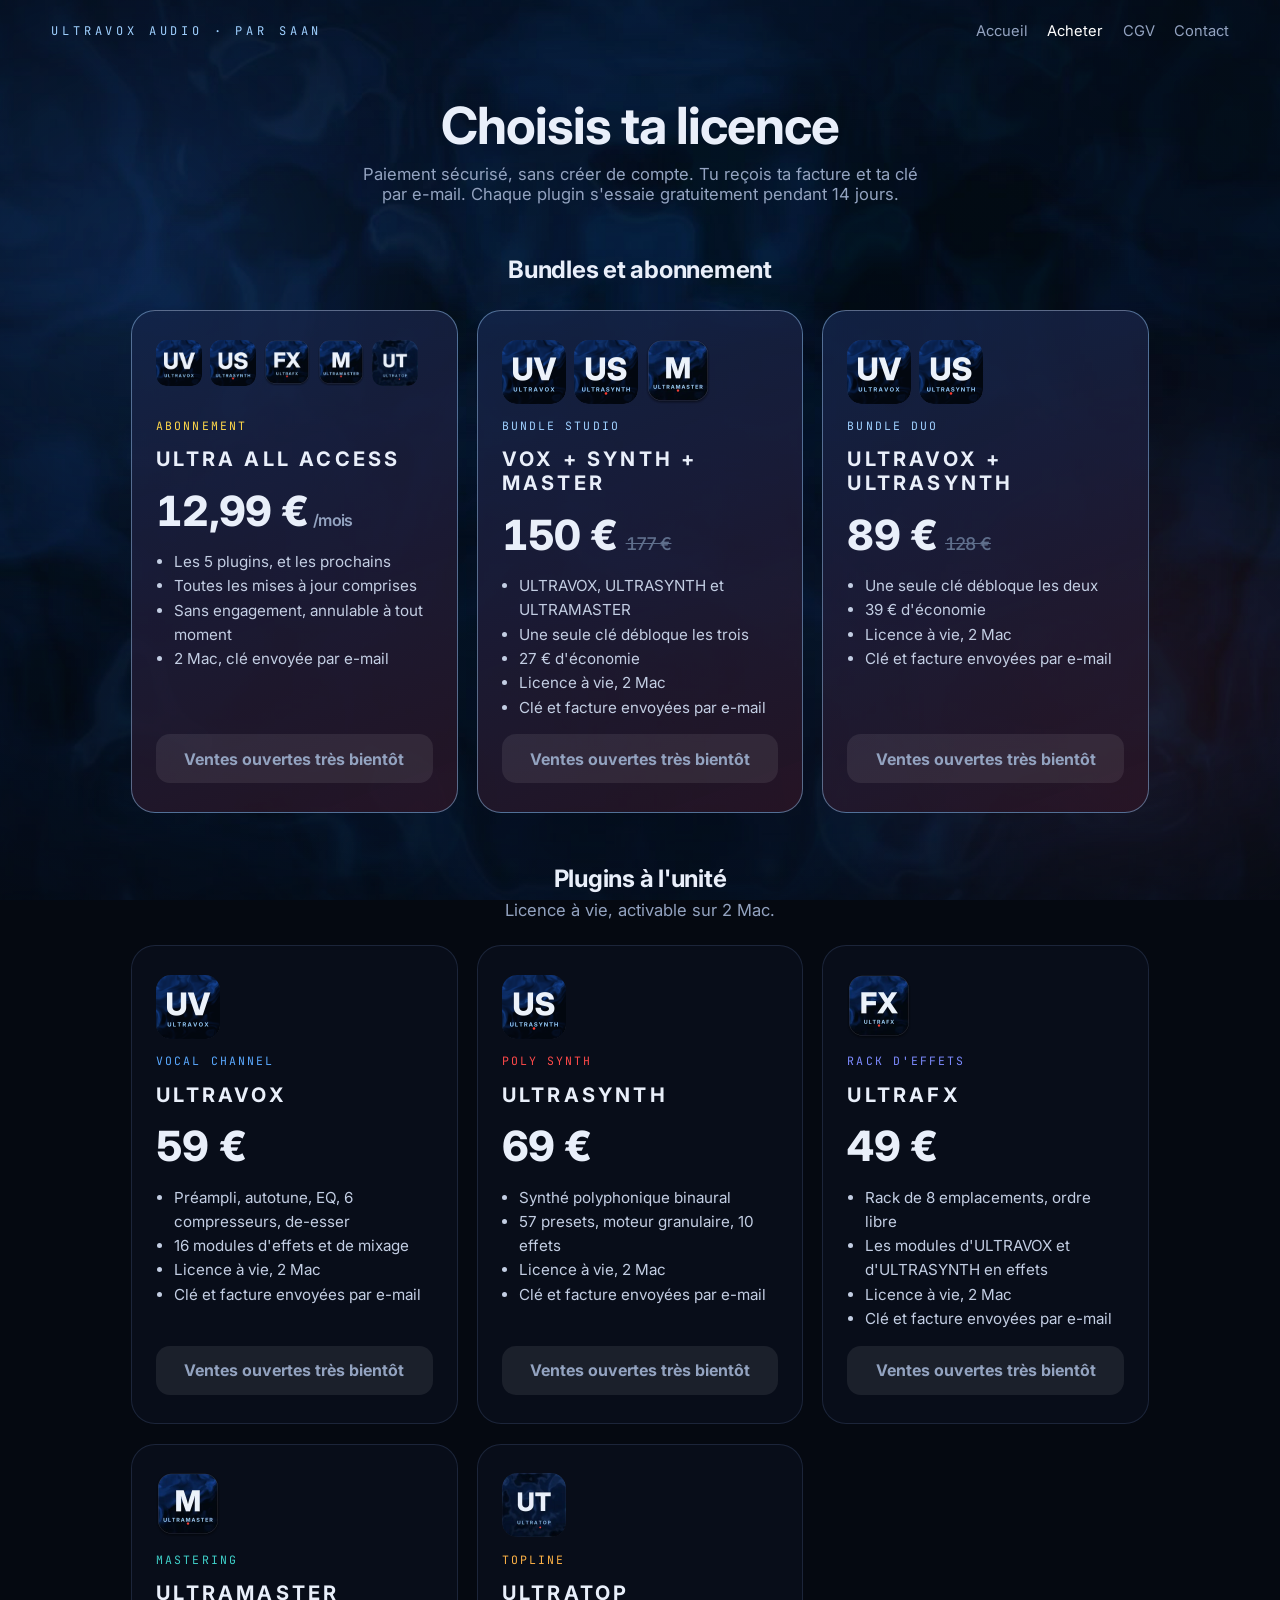
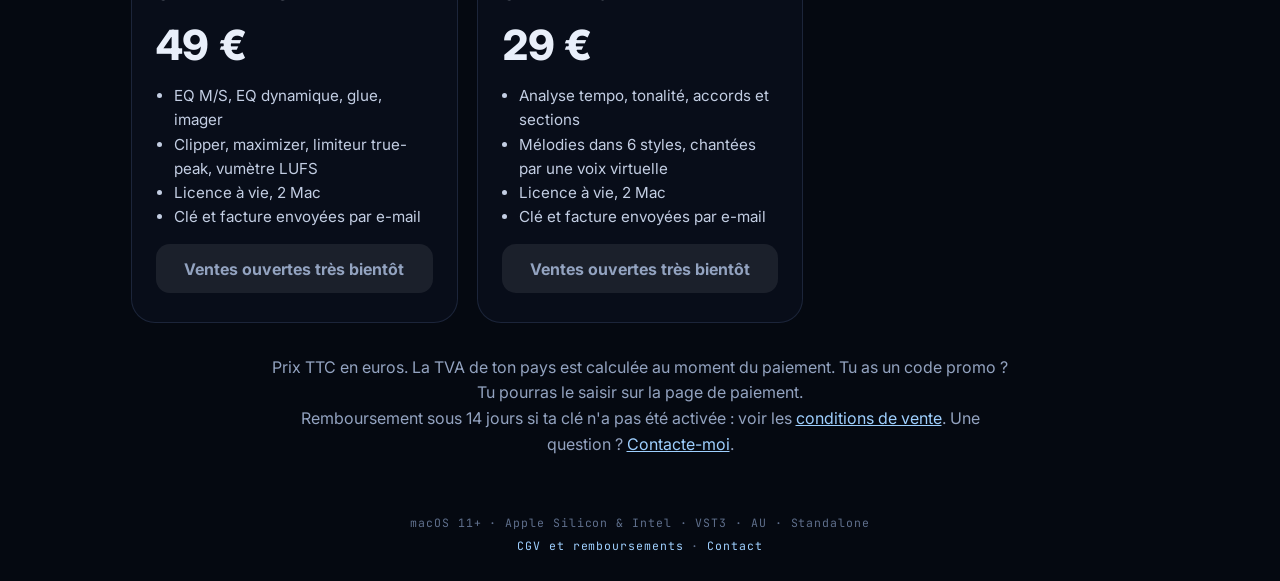
<file: acheter.html>
<!doctype html>
<html lang="fr">
<head>
<meta charset="utf-8">
<meta name="viewport" content="width=device-width, initial-scale=1, viewport-fit=cover">
<title>Acheter · Ultravox Audio</title>
<meta name="description" content="Acheter les plugins ULTRAVOX, ULTRASYNTH, ULTRAFX, ULTRAMASTER et ULTRATOP, en bundle ou avec l&#x27;abonnement ULTRA ALL ACCESS à 12,99 € par mois.">
<link rel="icon" href="img/favicon.png">
<link rel="preconnect" href="https://fonts.googleapis.com"><link rel="preconnect" href="https://fonts.gstatic.com" crossorigin>
<link rel="stylesheet" href="https://fonts.googleapis.com/css2?family=Inter:opsz,wght@14..32,400..900&family=JetBrains+Mono:wght@400;500&display=swap">
<link rel="stylesheet" href="pages.css">
</head>
<body>
<div class="liquid" aria-hidden="true"><span class="lq lq1"></span><span class="lq lq2"></span><span class="glow g1"></span><span class="glow g2"></span><span class="vig"></span></div>
<header class="top"><a class="home" href="index.html">ULTRAVOX AUDIO · PAR SAAN</a><nav class="nav" aria-label="Pages"><a href="index.html">Accueil</a><a href="acheter.html" aria-current="page">Acheter</a><a href="cgv.html">CGV</a><a href="contact.html">Contact</a></nav></header>

<main class="page">
  <h1>Choisis ta licence</h1>
  <p class="sub">Paiement sécurisé, sans créer de compte. Tu reçois ta facture et ta clé par e-mail. Chaque plugin s'essaie gratuitement pendant 14 jours.</p>
  <h2 class="sec" id="bundles">Bundles et abonnement</h2>
  <div class="cards">
<section class="card both subs" id="allaccess" style="--c:#ffd84a"><div class="imgs"><img src="img/logo-ultravox.png" alt=""><img src="img/logo-ultrasynth.png" alt=""><img src="img/logo-ultrafx.webp" alt=""><img src="img/logo-ultramaster.webp" alt=""><img src="img/logo-ultratop.webp" alt=""></div><p class="k">ABONNEMENT</p><h2>ULTRA ALL ACCESS</h2><p class="price">12,99 €<small>/mois</small></p><ul><li>Les 5 plugins, et les prochains</li><li>Toutes les mises à jour comprises</li><li>Sans engagement, annulable à tout moment</li><li>2 Mac, clé envoyée par e-mail</li></ul><a class="buy" aria-disabled="true" role="link">Ventes ouvertes très bientôt</a></section>
<section class="card both" id="studio" style="--c:#9fd0ff"><div class="imgs"><img src="img/logo-ultravox.png" alt=""><img src="img/logo-ultrasynth.png" alt=""><img src="img/logo-ultramaster.webp" alt=""></div><p class="k">BUNDLE STUDIO</p><h2>VOX + SYNTH + MASTER</h2><p class="price">150 €<s>177 €</s></p><ul><li>ULTRAVOX, ULTRASYNTH et ULTRAMASTER</li><li>Une seule clé débloque les trois</li><li>27 € d&#x27;économie</li><li>Licence à vie, 2 Mac</li><li>Clé et facture envoyées par e-mail</li></ul><a class="buy" aria-disabled="true" role="link">Ventes ouvertes très bientôt</a></section>
<section class="card both" id="duo" style="--c:#9fd0ff"><div class="imgs"><img src="img/logo-ultravox.png" alt=""><img src="img/logo-ultrasynth.png" alt=""></div><p class="k">BUNDLE DUO</p><h2>ULTRAVOX + ULTRASYNTH</h2><p class="price">89 €<s>128 €</s></p><ul><li>Une seule clé débloque les deux</li><li>39 € d&#x27;économie</li><li>Licence à vie, 2 Mac</li><li>Clé et facture envoyées par e-mail</li></ul><a class="buy" aria-disabled="true" role="link">Ventes ouvertes très bientôt</a></section>
  </div>
  <h2 class="sec">Plugins à l'unité</h2>
  <p class="sub">Licence à vie, activable sur 2 Mac.</p>
  <div class="cards">
<section class="card " id="ultravox" style="--c:#5aa9ff"><div class="imgs"><img src="img/logo-ultravox.png" alt=""></div><p class="k">VOCAL CHANNEL</p><h2>ULTRAVOX</h2><p class="price">59 €</p><ul><li>Préampli, autotune, EQ, 6 compresseurs, de-esser</li><li>16 modules d&#x27;effets et de mixage</li><li>Licence à vie, 2 Mac</li><li>Clé et facture envoyées par e-mail</li></ul><a class="buy" aria-disabled="true" role="link">Ventes ouvertes très bientôt</a></section>
<section class="card " id="ultrasynth" style="--c:#ff4a4a"><div class="imgs"><img src="img/logo-ultrasynth.png" alt=""></div><p class="k">POLY SYNTH</p><h2>ULTRASYNTH</h2><p class="price">69 €</p><ul><li>Synthé polyphonique binaural</li><li>57 presets, moteur granulaire, 10 effets</li><li>Licence à vie, 2 Mac</li><li>Clé et facture envoyées par e-mail</li></ul><a class="buy" aria-disabled="true" role="link">Ventes ouvertes très bientôt</a></section>
<section class="card " id="ultrafx" style="--c:#7d8bff"><div class="imgs"><img src="img/logo-ultrafx.webp" alt=""></div><p class="k">RACK D'EFFETS</p><h2>ULTRAFX</h2><p class="price">49 €</p><ul><li>Rack de 8 emplacements, ordre libre</li><li>Les modules d&#x27;ULTRAVOX et d&#x27;ULTRASYNTH en effets</li><li>Licence à vie, 2 Mac</li><li>Clé et facture envoyées par e-mail</li></ul><a class="buy" aria-disabled="true" role="link">Ventes ouvertes très bientôt</a></section>
<section class="card " id="ultramaster" style="--c:#3fd0c9"><div class="imgs"><img src="img/logo-ultramaster.webp" alt=""></div><p class="k">MASTERING</p><h2>ULTRAMASTER</h2><p class="price">49 €</p><ul><li>EQ M/S, EQ dynamique, glue, imager</li><li>Clipper, maximizer, limiteur true-peak, vumètre LUFS</li><li>Licence à vie, 2 Mac</li><li>Clé et facture envoyées par e-mail</li></ul><a class="buy" aria-disabled="true" role="link">Ventes ouvertes très bientôt</a></section>
<section class="card " id="ultratop" style="--c:#ffb347"><div class="imgs"><img src="img/logo-ultratop.webp" alt=""></div><p class="k">TOPLINE</p><h2>ULTRATOP</h2><p class="price">29 €</p><ul><li>Analyse tempo, tonalité, accords et sections</li><li>Mélodies dans 6 styles, chantées par une voix virtuelle</li><li>Licence à vie, 2 Mac</li><li>Clé et facture envoyées par e-mail</li></ul><a class="buy" aria-disabled="true" role="link">Ventes ouvertes très bientôt</a></section>
  </div>
  <p class="note">Prix TTC en euros. La TVA de ton pays est calculée au moment du paiement. Tu as un code promo ? Tu pourras le saisir sur la page de paiement.<br>
  Remboursement sous 14 jours si ta clé n'a pas été activée : voir les <a href="cgv.html">conditions de vente</a>. Une question ? <a href="contact.html">Contacte-moi</a>.</p>
</main>
<footer>macOS 11+ · Apple Silicon &amp; Intel · VST3 · AU · Standalone<br><a href="cgv.html">CGV et remboursements</a> · <a href="contact.html">Contact</a></footer>
<script>document.querySelectorAll('[data-copy]').forEach(function(b){b.addEventListener('click',function(){var t=b.getAttribute('data-copy');(navigator.clipboard?navigator.clipboard.writeText(t):Promise.reject()).then(function(){b.textContent='Copié'},function(){var r=document.createRange();r.selectNodeContents(b.previousElementSibling);var s=getSelection();s.removeAllRanges();s.addRange(r)})})});</script>
</body>
</html>
</file>
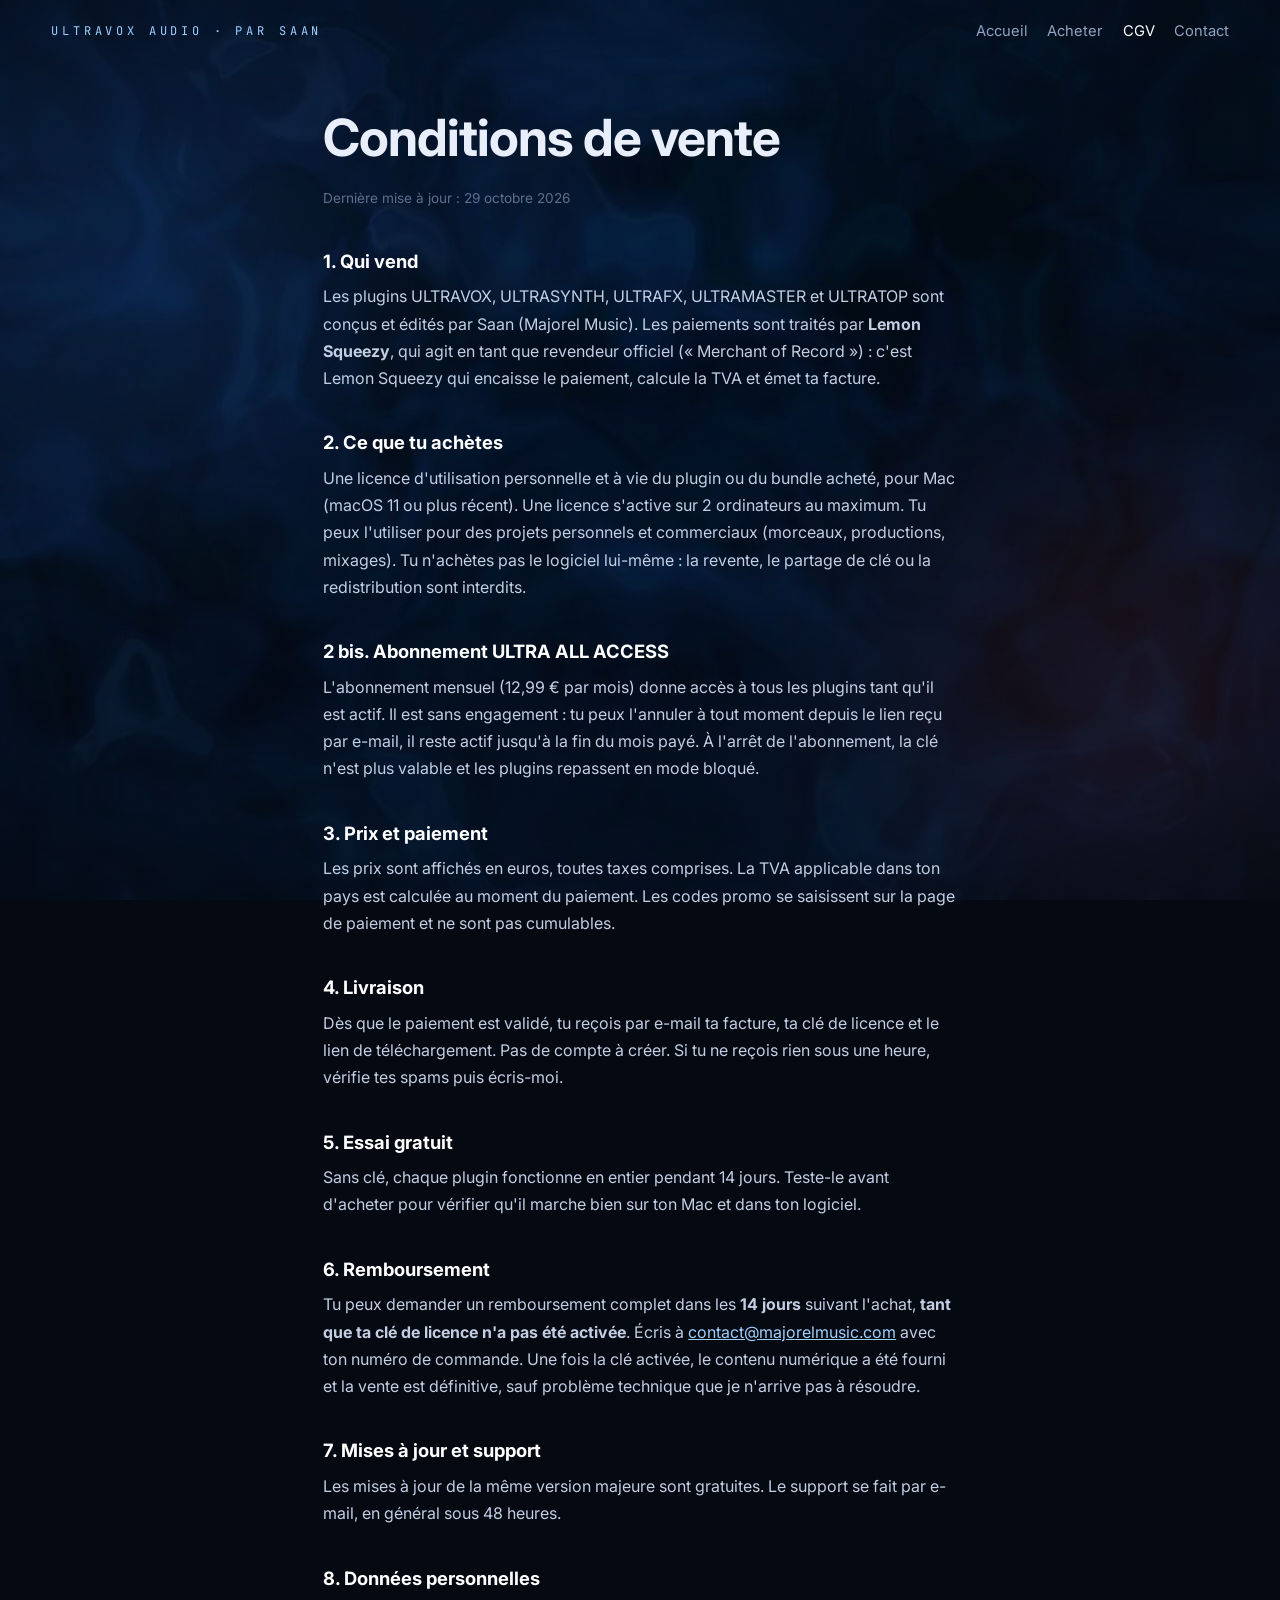
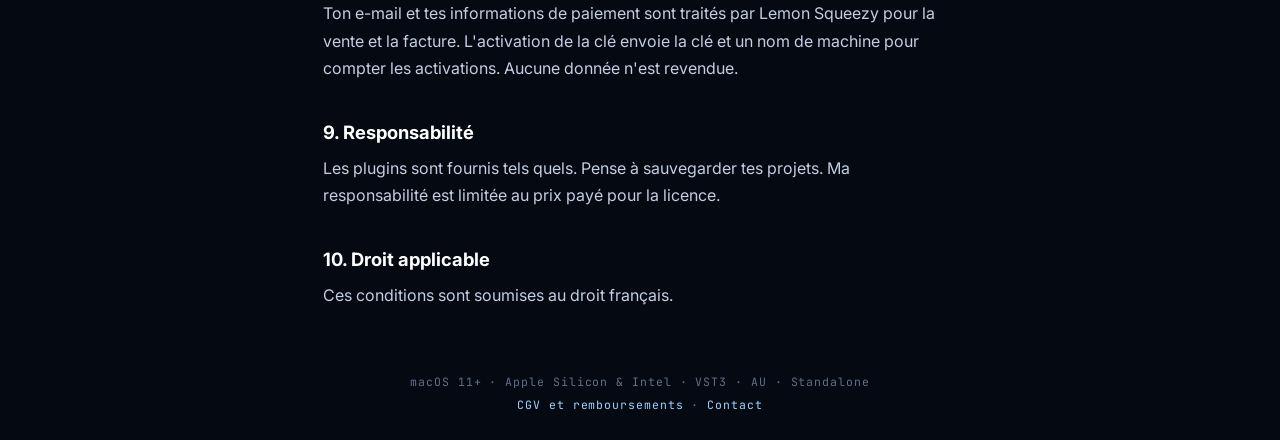
<file: cgv.html>
<!doctype html>
<html lang="fr">
<head>
<meta charset="utf-8">
<meta name="viewport" content="width=device-width, initial-scale=1, viewport-fit=cover">
<title>CGV · Ultravox Audio</title>
<meta name="description" content="Conditions générales de vente et politique de remboursement des plugins ULTRAVOX, ULTRASYNTH, ULTRAFX, ULTRAMASTER et ULTRATOP.">
<link rel="icon" href="img/favicon.png">
<link rel="preconnect" href="https://fonts.googleapis.com"><link rel="preconnect" href="https://fonts.gstatic.com" crossorigin>
<link rel="stylesheet" href="https://fonts.googleapis.com/css2?family=Inter:opsz,wght@14..32,400..900&family=JetBrains+Mono:wght@400;500&display=swap">
<link rel="stylesheet" href="pages.css">
</head>
<body>
<div class="liquid" aria-hidden="true"><span class="lq lq1"></span><span class="lq lq2"></span><span class="glow g1"></span><span class="glow g2"></span><span class="vig"></span></div>
<header class="top"><a class="home" href="index.html">ULTRAVOX AUDIO · PAR SAAN</a><nav class="nav" aria-label="Pages"><a href="index.html">Accueil</a><a href="acheter.html">Acheter</a><a href="cgv.html" aria-current="page">CGV</a><a href="contact.html">Contact</a></nav></header>

<main class="page doc">
  <h1>Conditions de vente</h1>
  <p class="small">Dernière mise à jour : 29 octobre 2026</p>
  <h2>1. Qui vend</h2>
  <p>Les plugins ULTRAVOX, ULTRASYNTH, ULTRAFX, ULTRAMASTER et ULTRATOP sont conçus et édités par Saan (Majorel Music). Les paiements sont traités par <b>Lemon Squeezy</b>, qui agit en tant que revendeur officiel (« Merchant of Record ») : c'est Lemon Squeezy qui encaisse le paiement, calcule la TVA et émet ta facture.</p>
  <h2>2. Ce que tu achètes</h2>
  <p>Une licence d'utilisation personnelle et à vie du plugin ou du bundle acheté, pour Mac (macOS 11 ou plus récent). Une licence s'active sur 2 ordinateurs au maximum. Tu peux l'utiliser pour des projets personnels et commerciaux (morceaux, productions, mixages). Tu n'achètes pas le logiciel lui-même : la revente, le partage de clé ou la redistribution sont interdits.</p>
  <h2>2 bis. Abonnement ULTRA ALL ACCESS</h2>
  <p>L'abonnement mensuel (12,99 € par mois) donne accès à tous les plugins tant qu'il est actif. Il est sans engagement : tu peux l'annuler à tout moment depuis le lien reçu par e-mail, il reste actif jusqu'à la fin du mois payé. À l'arrêt de l'abonnement, la clé n'est plus valable et les plugins repassent en mode bloqué.</p>
  <h2>3. Prix et paiement</h2>
  <p>Les prix sont affichés en euros, toutes taxes comprises. La TVA applicable dans ton pays est calculée au moment du paiement. Les codes promo se saisissent sur la page de paiement et ne sont pas cumulables.</p>
  <h2>4. Livraison</h2>
  <p>Dès que le paiement est validé, tu reçois par e-mail ta facture, ta clé de licence et le lien de téléchargement. Pas de compte à créer. Si tu ne reçois rien sous une heure, vérifie tes spams puis écris-moi.</p>
  <h2>5. Essai gratuit</h2>
  <p>Sans clé, chaque plugin fonctionne en entier pendant 14 jours. Teste-le avant d'acheter pour vérifier qu'il marche bien sur ton Mac et dans ton logiciel.</p>
  <h2>6. Remboursement</h2>
  <p>Tu peux demander un remboursement complet dans les <b>14 jours</b> suivant l'achat, <b>tant que ta clé de licence n'a pas été activée</b>. Écris à <a href="contact.html">contact@majorelmusic.com</a> avec ton numéro de commande. Une fois la clé activée, le contenu numérique a été fourni et la vente est définitive, sauf problème technique que je n'arrive pas à résoudre.</p>
  <h2>7. Mises à jour et support</h2>
  <p>Les mises à jour de la même version majeure sont gratuites. Le support se fait par e-mail, en général sous 48 heures.</p>
  <h2>8. Données personnelles</h2>
  <p>Ton e-mail et tes informations de paiement sont traités par Lemon Squeezy pour la vente et la facture. L'activation de la clé envoie la clé et un nom de machine pour compter les activations. Aucune donnée n'est revendue.</p>
  <h2>9. Responsabilité</h2>
  <p>Les plugins sont fournis tels quels. Pense à sauvegarder tes projets. Ma responsabilité est limitée au prix payé pour la licence.</p>
  <h2>10. Droit applicable</h2>
  <p>Ces conditions sont soumises au droit français.</p>
</main>
<footer>macOS 11+ · Apple Silicon &amp; Intel · VST3 · AU · Standalone<br><a href="cgv.html">CGV et remboursements</a> · <a href="contact.html">Contact</a></footer>
<script>document.querySelectorAll('[data-copy]').forEach(function(b){b.addEventListener('click',function(){var t=b.getAttribute('data-copy');(navigator.clipboard?navigator.clipboard.writeText(t):Promise.reject()).then(function(){b.textContent='Copié'},function(){var r=document.createRange();r.selectNodeContents(b.previousElementSibling);var s=getSelection();s.removeAllRanges();s.addRange(r)})})});</script>
</body>
</html>
</file>
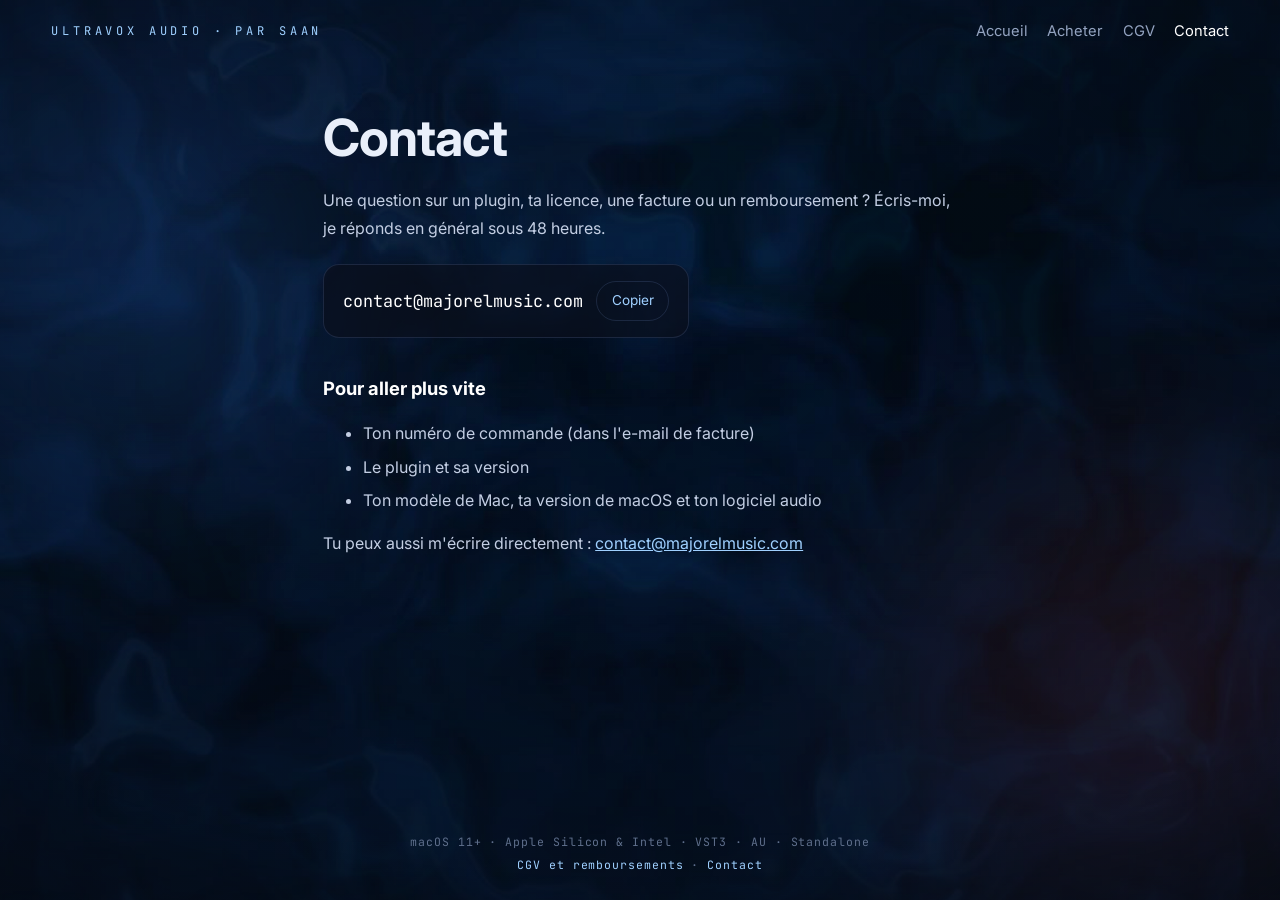
<file: contact.html>
<!doctype html>
<html lang="fr">
<head>
<meta charset="utf-8">
<meta name="viewport" content="width=device-width, initial-scale=1, viewport-fit=cover">
<title>Contact · Ultravox Audio</title>
<meta name="description" content="Contacter Saan pour une question sur un plugin ULTRA, une licence ou un remboursement.">
<link rel="icon" href="img/favicon.png">
<link rel="preconnect" href="https://fonts.googleapis.com"><link rel="preconnect" href="https://fonts.gstatic.com" crossorigin>
<link rel="stylesheet" href="https://fonts.googleapis.com/css2?family=Inter:opsz,wght@14..32,400..900&family=JetBrains+Mono:wght@400;500&display=swap">
<link rel="stylesheet" href="pages.css">
</head>
<body>
<div class="liquid" aria-hidden="true"><span class="lq lq1"></span><span class="lq lq2"></span><span class="glow g1"></span><span class="glow g2"></span><span class="vig"></span></div>
<header class="top"><a class="home" href="index.html">ULTRAVOX AUDIO · PAR SAAN</a><nav class="nav" aria-label="Pages"><a href="index.html">Accueil</a><a href="acheter.html">Acheter</a><a href="cgv.html">CGV</a><a href="contact.html" aria-current="page">Contact</a></nav></header>

<main class="page doc">
  <h1>Contact</h1>
  <p>Une question sur un plugin, ta licence, une facture ou un remboursement ? Écris-moi, je réponds en général sous 48 heures.</p>
  <div class="mail"><code>contact@majorelmusic.com</code><button type="button" data-copy="contact@majorelmusic.com">Copier</button></div>
  <h2>Pour aller plus vite</h2>
  <ul><li>Ton numéro de commande (dans l'e-mail de facture)</li><li>Le plugin et sa version</li><li>Ton modèle de Mac, ta version de macOS et ton logiciel audio</li></ul>
  <p>Tu peux aussi m'écrire directement : <a href="mailto:contact@majorelmusic.com">contact@majorelmusic.com</a></p>
</main>
<footer>macOS 11+ · Apple Silicon &amp; Intel · VST3 · AU · Standalone<br><a href="cgv.html">CGV et remboursements</a> · <a href="contact.html">Contact</a></footer>
<script>document.querySelectorAll('[data-copy]').forEach(function(b){b.addEventListener('click',function(){var t=b.getAttribute('data-copy');(navigator.clipboard?navigator.clipboard.writeText(t):Promise.reject()).then(function(){b.textContent='Copié'},function(){var r=document.createRange();r.selectNodeContents(b.previousElementSibling);var s=getSelection();s.removeAllRanges();s.addRange(r)})})});</script>
</body>
</html>
</file>
<file: pages.css>
:root{--ink:#050911;--text:#e9effa;--muted:#93a3c0;--faint:#5f6f8c;--line:rgba(150,185,255,.14);
  --f:"Inter",ui-sans-serif,system-ui,-apple-system,"Helvetica Neue",Arial,sans-serif;--mono:"JetBrains Mono",ui-monospace,Menlo,monospace;color-scheme:dark}
*{box-sizing:border-box}
html,body{min-height:100%}
body{margin:0;background:var(--ink);color:var(--text);font-family:var(--f);-webkit-font-smoothing:antialiased;overflow-x:hidden;
  display:flex;flex-direction:column;min-height:100svh}
img{display:block;max-width:100%;height:auto}
a{color:inherit}
:focus-visible{outline:2px solid #9fd0ff;outline-offset:4px;border-radius:12px}
.liquid{position:fixed;inset:0;z-index:-1;overflow:hidden;background:var(--ink)}
.liquid span{position:absolute;pointer-events:none}
.lq{inset:-18%;background:url("img/liquid.jpg") center/cover no-repeat;will-change:transform}
.lq1{animation:flowA 38s ease-in-out infinite alternate}
.lq2{opacity:.55;mix-blend-mode:screen;transform:scaleX(-1);animation:flowB 52s ease-in-out infinite alternate;filter:hue-rotate(-18deg) saturate(1.3)}
@keyframes flowA{0%{transform:translate3d(-3%,-2%,0) scale(1.05) rotate(-2deg)}50%{transform:translate3d(3%,2%,0) scale(1.15) rotate(2deg)}100%{transform:translate3d(-1%,4%,0) scale(1.08) rotate(-1deg)}}
@keyframes flowB{0%{transform:scaleX(-1) translate3d(4%,3%,0) scale(1.12) rotate(3deg)}50%{transform:scaleX(-1) translate3d(-4%,-3%,0) scale(1.04) rotate(-3deg)}100%{transform:scaleX(-1) translate3d(2%,-5%,0) scale(1.18) rotate(1deg)}}
.glow{width:60vmax;height:60vmax;border-radius:50%;filter:blur(60px);mix-blend-mode:screen;opacity:.5}
.g1{left:-20vmax;top:-10vmax;background:radial-gradient(circle,rgba(40,120,255,.55),transparent 65%);animation:blobA 24s ease-in-out infinite alternate}
.g2{right:-20vmax;bottom:-15vmax;background:radial-gradient(circle,rgba(255,74,74,.32),transparent 65%);animation:blobB 31s ease-in-out infinite alternate}
@keyframes blobA{to{transform:translate3d(12vw,10vh,0) scale(1.15)}}
@keyframes blobB{to{transform:translate3d(-12vw,-10vh,0) scale(.9)}}
.vig{inset:0;background:radial-gradient(120% 90% at 50% 40%,rgba(5,9,17,0) 0%,rgba(5,9,17,.45) 60%,var(--ink) 100%)}

header{padding:28px max(16px,4vw) 0;text-align:center}
.house{margin:0;font-family:var(--mono);font-size:.75rem;letter-spacing:.32em;color:#9fd0ff}
h1{margin:.9rem 0 0;font-size:clamp(1.35rem,2.4vw,1.9rem);font-weight:700;letter-spacing:-.01em;color:var(--text)}
.sub{margin:.5rem auto 0;max-width:36rem;color:var(--muted);font-size:clamp(.95rem,1.3vw,1.05rem)}

main{flex:1;display:grid;grid-template-columns:repeat(auto-fit,minmax(210px,1fr));align-items:start;gap:clamp(.5rem,1.5vw,1.5rem);padding:clamp(2rem,5vh,3.5rem) max(16px,4vw);max-width:1500px;margin:0 auto;width:100%}
.prod{--c:#5aa9ff;display:flex;flex-direction:column;align-items:center;text-align:center;gap:1.1rem;text-decoration:none;padding:clamp(1.5rem,3vw,2.5rem) 1rem;border-radius:28px;
  transition:transform .5s cubic-bezier(.2,.7,.2,1),background-color .4s;animation:rise 1.1s cubic-bezier(.2,.7,.2,1) both}
.prod:nth-child(2){animation-delay:.08s}.prod:nth-child(3){animation-delay:.16s}.prod:nth-child(4){animation-delay:.24s}.prod:nth-child(5){animation-delay:.32s}
@keyframes rise{from{opacity:0;transform:translateY(40px)}to{opacity:1;transform:none}}
.logo{position:relative;width:clamp(120px,11vw,170px);aspect-ratio:1;transition:transform .6s cubic-bezier(.2,.7,.2,1)}
.logo::before{content:"";position:absolute;inset:-18%;border-radius:50%;background:radial-gradient(closest-side,color-mix(in srgb,var(--c) 55%,transparent),transparent);
  filter:blur(24px);opacity:.45;transition:opacity .5s,transform .6s}
.logo img{position:relative;width:100%;border-radius:22%;box-shadow:0 30px 80px -25px rgba(0,0,0,.9),0 0 0 1px rgba(255,255,255,.06);animation:float 7s ease-in-out infinite alternate}
.prod:nth-child(even) .logo img{animation-delay:-3.5s}
@keyframes float{from{transform:translateY(-6px) rotate(-1.5deg)}to{transform:translateY(8px) rotate(1.5deg)}}
.name{margin:.4rem 0 0;font-weight:800;font-size:clamp(1.15rem,1.7vw,1.6rem);letter-spacing:.16em;padding-left:.22em;line-height:1;
  background:linear-gradient(180deg,#fff 20%,color-mix(in srgb,var(--c) 45%,#cfe0ff) 100%);-webkit-background-clip:text;background-clip:text;color:transparent}
.kind{margin:0;font-family:var(--mono);font-size:.7rem;letter-spacing:.12em;white-space:nowrap;color:var(--c)}
.desc{margin:0;max-width:24rem;color:#c3cee3;font-size:clamp(.95rem,1.2vw,1.05rem);line-height:1.55}
.go{display:inline-flex;align-items:center;gap:.6rem;margin-top:.4rem;padding:.8rem 1.3rem;border-radius:999px;font-weight:700;font-size:.95rem;
  border:1.5px solid color-mix(in srgb,var(--c) 70%,transparent);background:rgba(10,16,30,.7);transition:background-color .3s,gap .3s}
.go i{font-style:normal;transition:transform .3s}
.prod:hover .logo{transform:translateY(-8px) scale(1.04)}
.prod:hover .logo::before{opacity:.9;transform:scale(1.1)}
.prod:hover .go{background:color-mix(in srgb,var(--c) 26%,#0a101e)}
.prod:hover .go i{transform:translateX(4px)}
.prod:active .logo{transform:scale(.98)}
footer a{color:#9fd0ff;text-decoration:none}footer a:hover{text-decoration:underline}
.bundle{margin:0 auto 2rem;text-align:center;padding:0 16px}.bundle a{display:inline-flex;gap:.5rem;align-items:center;padding:.8rem 1.4rem;border-radius:999px;border:1px solid rgba(150,185,255,.25);background:rgba(10,16,30,.6);text-decoration:none;color:#c3cee3;font-size:.98rem}.bundle a b{color:#fff}.bundle a i{font-style:normal}.bundle a:hover{border-color:rgba(150,185,255,.5)}
footer{line-height:2;padding:0 16px calc(24px + env(safe-area-inset-bottom,0px));text-align:center;font-family:var(--mono);font-size:.72rem;letter-spacing:.08em;color:var(--faint)}
@media (max-width:760px){
  main{grid-template-columns:1fr 1fr;gap:.4rem}
  .logo{width:min(120px,30vw)}
  .desc{display:none}
}
@media (prefers-reduced-motion:reduce){*{animation:none!important;transition:none!important}}

.top{display:flex;justify-content:space-between;align-items:center;gap:1rem;padding:22px max(16px,4vw) 0;flex-wrap:wrap}
.top a{text-decoration:none}
.home{font-family:var(--mono);font-size:.75rem;letter-spacing:.32em;color:#9fd0ff}
.nav{display:flex;gap:1.2rem;font-size:.92rem;color:var(--muted)}
.nav a:hover,.nav a[aria-current]{color:#fff}
main.page{display:block;}main.page::before{content:none}
.page{flex:1;width:100%;max-width:1120px;margin:0 auto;padding:clamp(2rem,6vh,4rem) max(16px,4vw)}
.page h1{font-size:clamp(2rem,4.4vw,3.2rem);letter-spacing:-.02em;text-align:center;margin:0}
.page .sub{text-align:center}
.cards{display:grid;grid-template-columns:repeat(auto-fit,minmax(min(100%,300px),1fr));gap:1.2rem;margin-top:1.6rem;align-items:stretch}
.card{--c:#5aa9ff;display:flex;flex-direction:column;gap:.9rem;padding:1.8rem 1.5rem;border-radius:24px;background:rgba(10,16,30,.72);border:1px solid var(--line);scroll-margin-top:24px}
.sec{margin:3.2rem 0 0;text-align:center;font-size:1.5rem;letter-spacing:-.01em}.sec+.sub{margin-top:.4rem}
.price small{font-size:1rem;font-weight:600;color:var(--muted);margin-left:.3rem}
.card.subs{border-color:color-mix(in srgb,#ffd84a 55%,transparent);background:linear-gradient(160deg,rgba(255,216,74,.14),rgba(40,90,180,.2)),rgba(10,16,30,.8)}
.card.both{border-color:color-mix(in srgb,#9fd0ff 45%,transparent);background:linear-gradient(160deg,rgba(40,90,180,.25),rgba(160,40,60,.18)),rgba(10,16,30,.8)}
.card .imgs{display:flex;gap:.5rem;height:64px;flex-wrap:wrap}.card .imgs img{height:64px;width:64px;border-radius:15px}.card.subs .imgs img{height:46px;width:46px;border-radius:11px}
.card h2{margin:0;font-size:1.25rem;letter-spacing:.16em}
.card .k{margin:0;font-family:var(--mono);font-size:.72rem;letter-spacing:.18em;color:var(--c)}
.price{margin:0;font-size:2.6rem;font-weight:800;letter-spacing:-.02em;font-variant-numeric:tabular-nums}
.price s{font-size:1.1rem;font-weight:500;color:var(--faint);margin-left:.5rem}
.card ul{margin:0;padding-left:1.1rem;color:#c3cee3;line-height:1.6;font-size:.95rem;flex:1}
.buy{display:block;text-align:center;padding:.9rem 1rem;border-radius:14px;font-weight:700;text-decoration:none;background:linear-gradient(180deg,#5aa9ff,#2f7de8);color:#fff}
.buy{background:linear-gradient(180deg,color-mix(in srgb,var(--c) 85%,#fff),color-mix(in srgb,var(--c) 80%,#000))}
.card .buy[aria-disabled="true"]{background:rgba(255,255,255,.08);color:var(--muted);cursor:default}
.note{margin:2rem auto 0;max-width:46rem;text-align:center;color:var(--muted);line-height:1.6}
.note a,.doc a{color:#9fd0ff}
.doc{max-width:46rem;margin:0 auto;line-height:1.7;color:#c3cee3}
.doc h1{text-align:left}
.doc h2{color:#fff;font-size:1.15rem;margin:2.2rem 0 .4rem}
.doc p,.doc li{margin:.4rem 0}
.mail{display:inline-flex;gap:.8rem;align-items:center;flex-wrap:wrap;margin-top:1rem;padding:1rem 1.2rem;border-radius:16px;background:rgba(10,16,30,.72);border:1px solid var(--line)}
.mail code{font-family:var(--mono);font-size:1.05rem;color:#fff;user-select:all}
.mail button{font:inherit;font-size:.85rem;padding:.45rem .9rem;border-radius:999px;border:1px solid var(--line);background:transparent;color:#9fd0ff;cursor:pointer}
.small{font-size:.85rem;color:var(--faint)}
</file>
